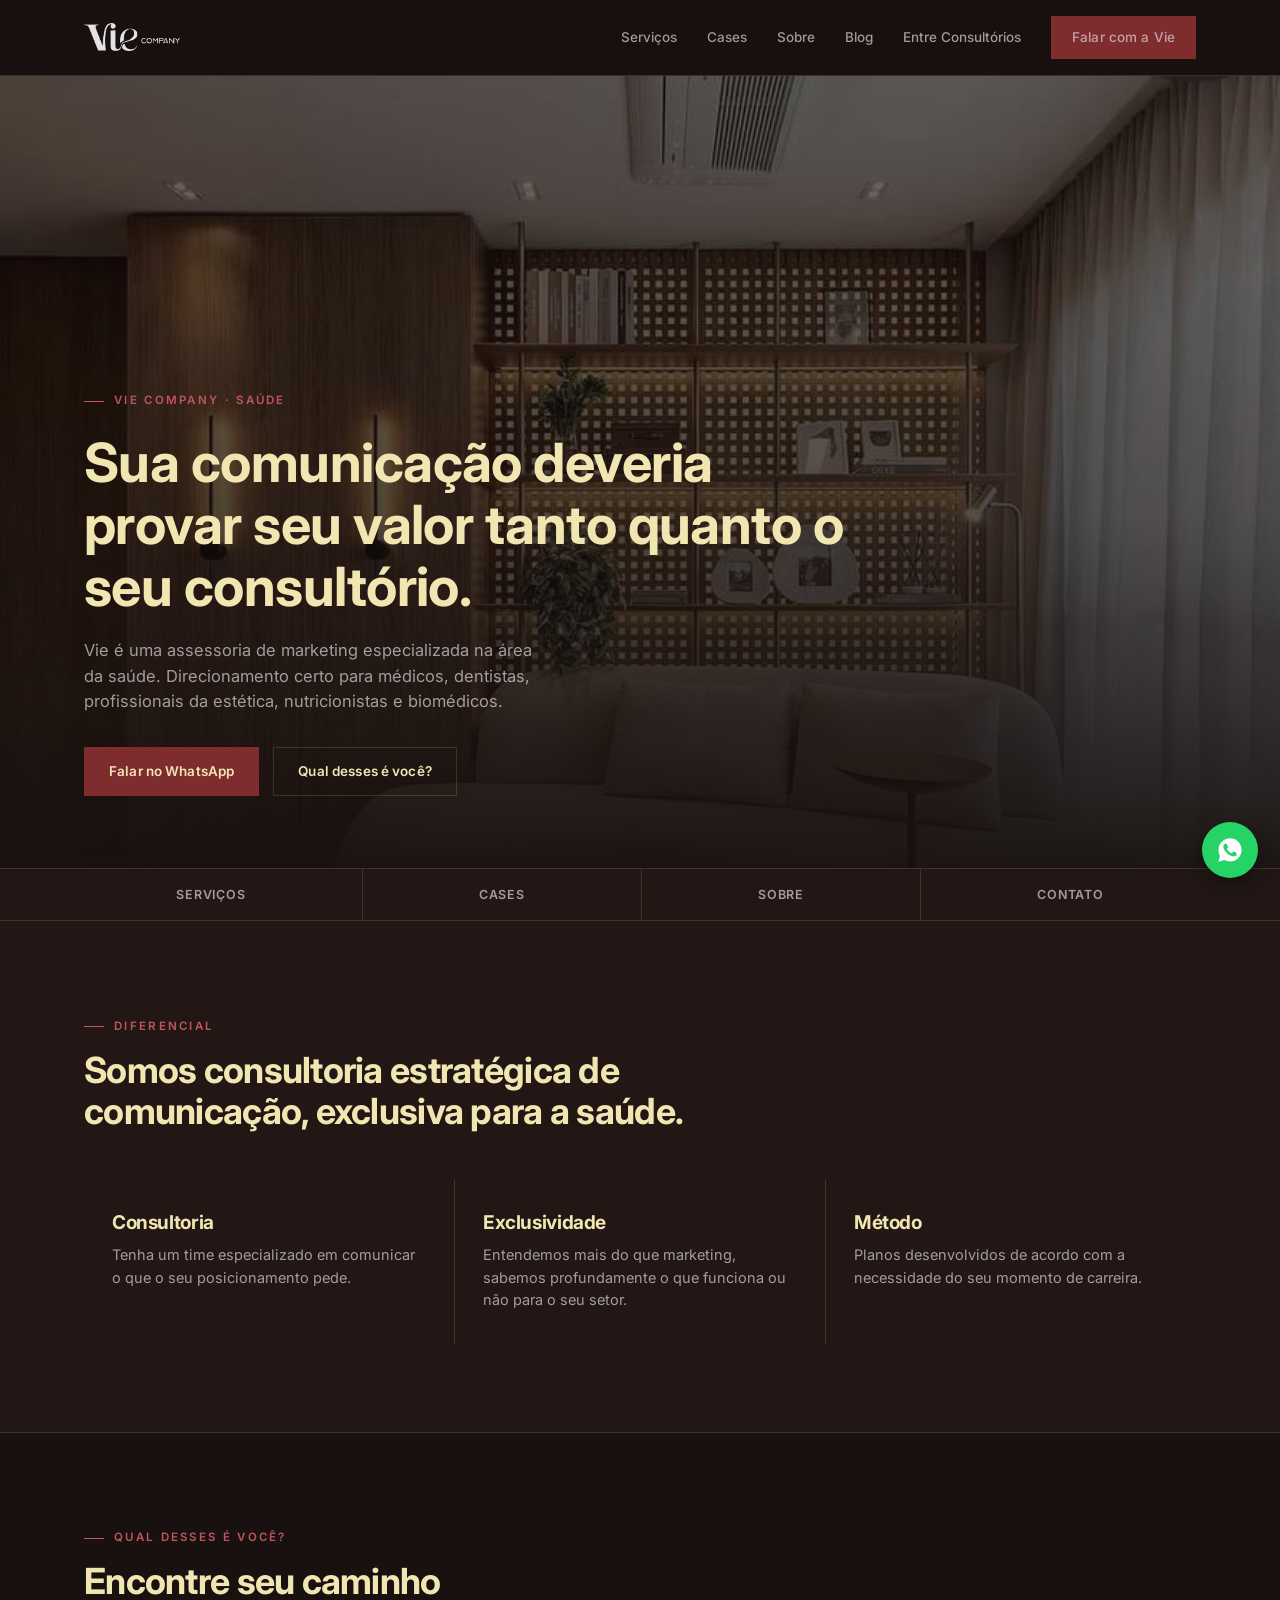
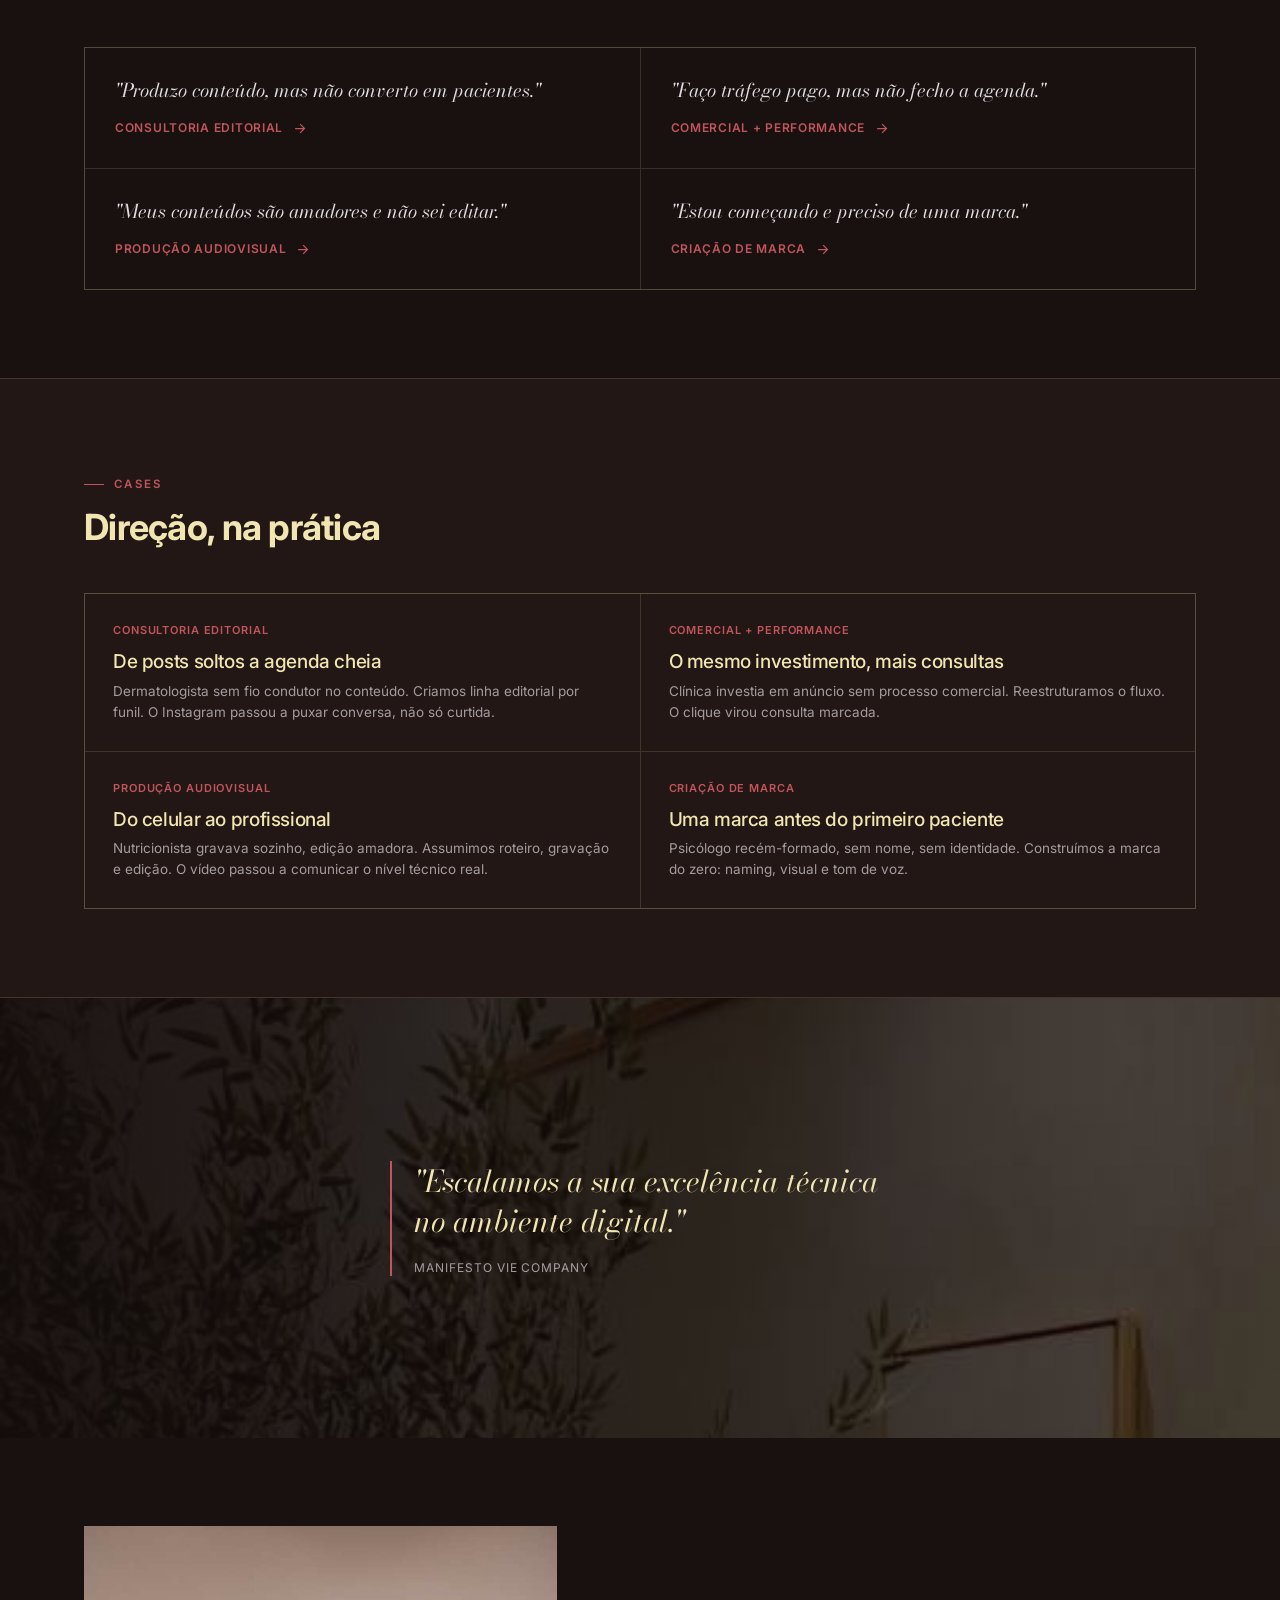
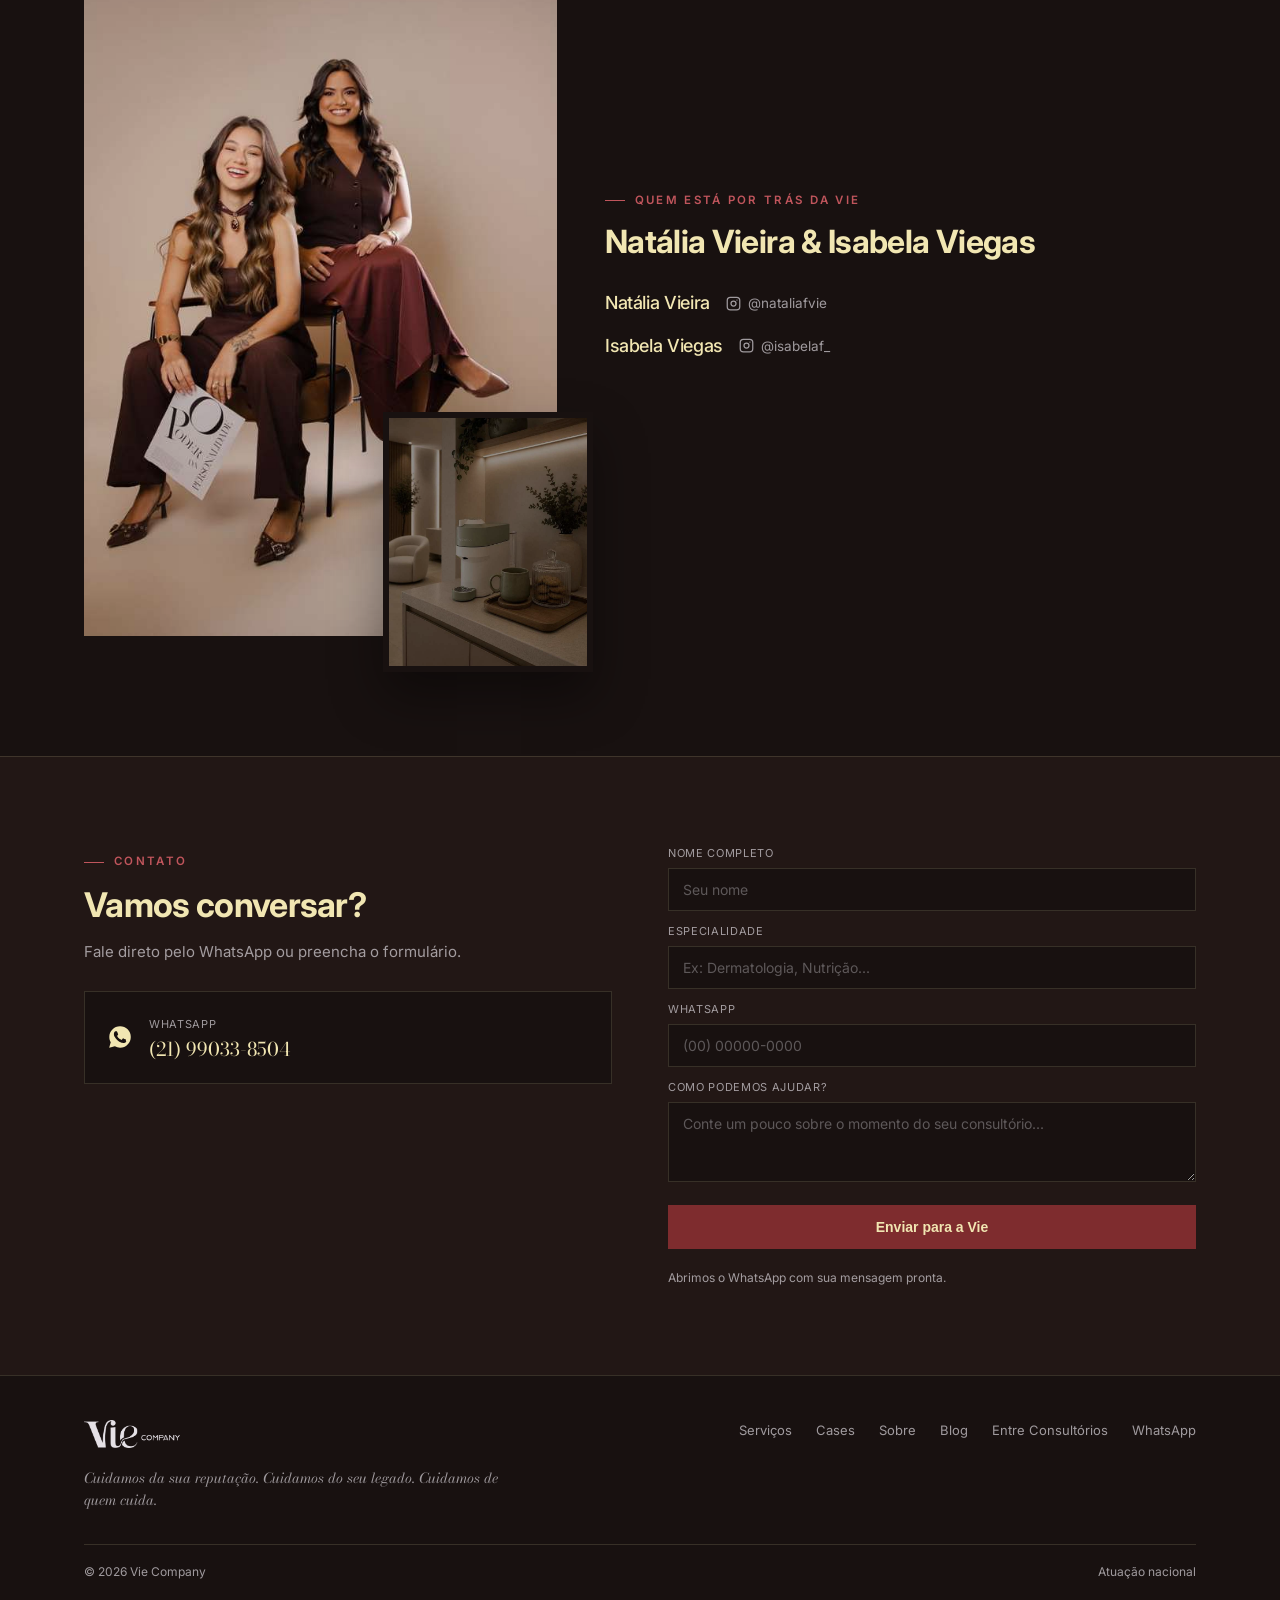
<file: index.html>
<!DOCTYPE html>
<html lang="pt-BR">
<head>
<!-- Google Tag Manager -->
<script>(function(w,d,s,l,i){w[l]=w[l]||[];w[l].push({'gtm.start':
new Date().getTime(),event:'gtm.js'});var f=d.getElementsByTagName(s)[0],
j=d.createElement(s),dl=l!='dataLayer'?'&l='+l:'';j.async=true;j.src=
'https://www.googletagmanager.com/gtm.js?id='+i+dl;f.parentNode.insertBefore(j,f);
})(window,document,'script','dataLayer','GTM-5B8X9KQ9');</script>
<!-- End Google Tag Manager -->
<meta charset="UTF-8">
<meta name="viewport" content="width=device-width, initial-scale=1.0">
<title>Vie Company | Comunicação Estratégica para Saúde</title>
<meta name="description" content="Assessoria de marketing exclusiva para médicos, dentistas e nutricionistas: consultoria editorial, produção audiovisual e criação de marca.">
<link rel="canonical" href="https://www.viecompany.com.br/">
<meta property="og:type" content="website">
<meta property="og:locale" content="pt_BR">
<meta property="og:site_name" content="Vie Company">
<meta property="og:title" content="Vie Company | Comunicação Estratégica para Saúde">
<meta property="og:description" content="Assessoria de marketing exclusiva para médicos, dentistas e nutricionistas: consultoria editorial, produção audiovisual e criação de marca.">
<meta property="og:url" content="https://www.viecompany.com.br/">
<meta property="og:image" content="https://www.viecompany.com.br/assets/ambiente-sofa.jpg">
<meta name="twitter:card" content="summary_large_image">
<meta name="twitter:title" content="Vie Company | Comunicação Estratégica para Saúde">
<meta name="twitter:description" content="Assessoria de marketing exclusiva para médicos, dentistas e nutricionistas: consultoria editorial, produção audiovisual e criação de marca.">
<meta name="twitter:image" content="https://www.viecompany.com.br/assets/ambiente-sofa.jpg">
<link rel="preconnect" href="https://fonts.googleapis.com">
<link rel="preconnect" href="https://fonts.gstatic.com" crossorigin>
<link href="https://fonts.googleapis.com/css2?family=Bodoni+Moda:ital,opsz,wght@0,6..96,400;0,6..96,500;0,6..96,600;0,6..96,700;1,6..96,500&family=Inter:wght@400;500;600;700&display=swap" rel="stylesheet">
<link rel="icon" href="/favicon.ico" sizes="any">
<link rel="icon" type="image/png" sizes="32x32" href="assets/favicon-32x32.png">
<link rel="icon" type="image/png" sizes="16x16" href="assets/favicon-16x16.png">
<link rel="apple-touch-icon" href="assets/apple-touch-icon.png">
<link rel="stylesheet" href="assets/css/style.css">
<script type="application/ld+json">
{
  "@context": "https://schema.org",
  "@type": "ProfessionalService",
  "name": "Vie Company",
  "url": "https://www.viecompany.com.br/",
  "logo": "https://www.viecompany.com.br/assets/logo-horizontal-branco.png",
  "image": "https://www.viecompany.com.br/assets/ambiente-sofa.jpg",
  "description": "Assessoria de marketing especializada na área da saúde: consultoria editorial, gestão comercial e performance, produção audiovisual e criação de marca para médicos, dentistas, profissionais da estética, nutricionistas e biomédicos.",
  "telephone": "+5521990338504",
  "areaServed": "BR",
  "address": {
    "@type": "PostalAddress",
    "addressCountry": "BR"
  }
}
</script>
</head>
<body>
<!-- Google Tag Manager (noscript) -->
<noscript><iframe src="https://www.googletagmanager.com/ns.html?id=GTM-5B8X9KQ9"
height="0" width="0" style="display:none;visibility:hidden"></iframe></noscript>
<!-- End Google Tag Manager (noscript) -->

<header>
  <nav class="nav">
    <a href="#top" class="logo"><img src="assets/logo-horizontal-branco.png" alt="Vie Company" style="height:28px;width:auto;display:block;"></a>
    <div class="nav-links" id="navLinks">
      <a href="#diagnose">Serviços</a>
      <a href="#cases">Cases</a>
      <a href="#sobre">Sobre</a>
      <a href="blog.html">Blog</a>
      <a href="entre-consultorios.html">Entre Consultórios</a>
      <a href="#contato" class="btn btn-primary nav-cta">Falar com a Vie</a>
    </div>
    <button class="menu-toggle" id="menuToggle" aria-label="Abrir menu">
      <span></span><span></span><span></span>
    </button>
  </nav>
</header>

<section class="hero" id="top">
  <div class="wrap">
    <div class="hero-eyebrow eyebrow">Vie Company · Saúde</div>
    <h1>Sua comunicação deveria provar seu valor tanto quanto o seu consultório.</h1>
    <p class="lede">Vie é uma assessoria de marketing especializada na área da saúde. Direcionamento certo para médicos, dentistas, profissionais da estética, nutricionistas e biomédicos.</p>
    <div class="hero-actions">
      <a href="https://wa.me/5521990338504" class="btn btn-primary" target="_blank" rel="noopener">Falar no WhatsApp</a>
      <a href="#diagnose" class="btn btn-ghost">Qual desses é você?</a>
    </div>
  </div>
</section>

<nav class="quicknav">
  <div class="wrap">
    <a href="#diagnose">Serviços</a>
    <a href="#cases">Cases</a>
    <a href="#sobre">Sobre</a>
    <a href="#contato">Contato</a>
  </div>
</nav>

<section class="differential" id="diferencial">
  <div class="wrap">
    <div class="diff-head">
      <span class="eyebrow">Diferencial</span>
      <h2>Somos consultoria estratégica de comunicação, exclusiva para a saúde.</h2>
    </div>
    <div class="pillars">
      <div class="pillar">
        <h3>Consultoria</h3>
        <p>Tenha um time especializado em comunicar o que o seu posicionamento pede.</p>
      </div>
      <div class="pillar">
        <h3>Exclusividade</h3>
        <p>Entendemos mais do que marketing, sabemos profundamente o que funciona ou não para o seu setor.</p>
      </div>
      <div class="pillar">
        <h3>Método</h3>
        <p>Planos desenvolvidos de acordo com a necessidade do seu momento de carreira.</p>
      </div>
    </div>
  </div>
</section>

<section class="diagnose" id="diagnose">
  <div class="wrap">
    <div class="section-head">
      <span class="eyebrow">Qual desses é você?</span>
      <h2>Encontre seu caminho</h2>
    </div>
    <div class="path-grid">
      <a href="consultoria-editorial.html" class="path-card">
        <p class="quote">"Produzo conteúdo, mas não converto em pacientes."</p>
        <span class="arrow-to">Consultoria Editorial
          <svg viewBox="0 0 24 24" fill="none" stroke="currentColor" stroke-width="2"><path d="M5 12h14M13 5l7 7-7 7"/></svg>
        </span>
      </a>
      <a href="gestao-comercial-performance.html" class="path-card">
        <p class="quote">"Faço tráfego pago, mas não fecho a agenda."</p>
        <span class="arrow-to">Comercial + Performance
          <svg viewBox="0 0 24 24" fill="none" stroke="currentColor" stroke-width="2"><path d="M5 12h14M13 5l7 7-7 7"/></svg>
        </span>
      </a>
      <a href="producao-audiovisual.html" class="path-card">
        <p class="quote">"Meus conteúdos são amadores e não sei editar."</p>
        <span class="arrow-to">Produção Audiovisual
          <svg viewBox="0 0 24 24" fill="none" stroke="currentColor" stroke-width="2"><path d="M5 12h14M13 5l7 7-7 7"/></svg>
        </span>
      </a>
      <a href="criacao-de-marca.html" class="path-card">
        <p class="quote">"Estou começando e preciso de uma marca."</p>
        <span class="arrow-to">Criação de Marca
          <svg viewBox="0 0 24 24" fill="none" stroke="currentColor" stroke-width="2"><path d="M5 12h14M13 5l7 7-7 7"/></svg>
        </span>
      </a>
    </div>
  </div>
</section>

<section class="cases" id="cases">
  <div class="wrap">
    <div class="section-head">
      <span class="eyebrow">Cases</span>
      <h2>Direção, na prática</h2>
    </div>
    <div class="case-grid">
      <div class="case-card">
        <span class="tag">Consultoria Editorial</span>
        <h4>De posts soltos a agenda cheia</h4>
        <p>Dermatologista sem fio condutor no conteúdo. Criamos linha editorial por funil. O Instagram passou a puxar conversa, não só curtida.</p>
      </div>
      <div class="case-card">
        <span class="tag">Comercial + Performance</span>
        <h4>O mesmo investimento, mais consultas</h4>
        <p>Clínica investia em anúncio sem processo comercial. Reestruturamos o fluxo. O clique virou consulta marcada.</p>
      </div>
      <div class="case-card">
        <span class="tag">Produção Audiovisual</span>
        <h4>Do celular ao profissional</h4>
        <p>Nutricionista gravava sozinho, edição amadora. Assumimos roteiro, gravação e edição. O vídeo passou a comunicar o nível técnico real.</p>
      </div>
      <div class="case-card">
        <span class="tag">Criação de Marca</span>
        <h4>Uma marca antes do primeiro paciente</h4>
        <p>Psicólogo recém-formado, sem nome, sem identidade. Construímos a marca do zero: naming, visual e tom de voz.</p>
      </div>
    </div>
  </div>
</section>

<section class="ambiente">
  <div class="wrap">
    <div class="ambiente-content">
      <blockquote>
        "Escalamos a sua excelência técnica no ambiente digital."
        <cite>Manifesto Vie Company</cite>
      </blockquote>
    </div>
  </div>
</section>

<section class="sobre" id="sobre">
  <div class="wrap">
    <div class="sobre-grid">
      <div class="sobre-photo">
        <img src="assets/natalia-isabela.jpg" alt="Natália Vieira e Isabela Viegas, sócias da Vie Company">
        <div class="sobre-accent">
          <img src="assets/ambiente-bancada.jpg" alt="Ambiente de acolhimento com identidade Vie">
        </div>
      </div>
      <div class="sobre-text">
        <span class="eyebrow">Quem está por trás da Vie</span>
        <h2>Natália Vieira &amp; Isabela Viegas</h2>
        <div class="founder">
          <h3>Natália Vieira</h3>
          <a href="https://www.instagram.com/nataliafvie" target="_blank" rel="noopener" class="founder-insta">
            <svg width="15" height="15" viewBox="0 0 24 24" fill="none" stroke="currentColor" stroke-width="2"><rect x="2" y="2" width="20" height="20" rx="5"/><circle cx="12" cy="12" r="4"/><circle cx="17.5" cy="6.5" r="1" fill="currentColor" stroke="none"/></svg>
            @nataliafvie
          </a>
        </div>
        <div class="founder">
          <h3>Isabela Viegas</h3>
          <a href="https://www.instagram.com/isabelaf_" target="_blank" rel="noopener" class="founder-insta">
            <svg width="15" height="15" viewBox="0 0 24 24" fill="none" stroke="currentColor" stroke-width="2"><rect x="2" y="2" width="20" height="20" rx="5"/><circle cx="12" cy="12" r="4"/><circle cx="17.5" cy="6.5" r="1" fill="currentColor" stroke="none"/></svg>
            @isabelaf_
          </a>
        </div>
      </div>
    </div>
  </div>
</section>

<section class="contato" id="contato">
  <div class="wrap">
    <div class="contato-grid">
      <div>
        <span class="eyebrow">Contato</span>
        <h2 style="margin-top:14px;">Vamos conversar?</h2>
        <p class="lede">Fale direto pelo WhatsApp ou preencha o formulário.</p>
        <a href="https://wa.me/5521990338504" target="_blank" rel="noopener" class="wa-box">
          <svg width="26" height="26" viewBox="0 0 24 24" fill="var(--cream)"><path d="M12.04 2C6.58 2 2.13 6.45 2.13 11.91c0 1.75.46 3.45 1.32 4.95L2 22l5.28-1.39c1.45.79 3.08 1.21 4.76 1.21h.01c5.46 0 9.91-4.45 9.91-9.91 0-2.65-1.03-5.14-2.9-7.01A9.816 9.816 0 0012.04 2zm5.83 14.05c-.24.68-1.4 1.32-1.94 1.4-.5.08-1.12.11-1.8-.11-.42-.13-.95-.31-1.65-.6-2.9-1.25-4.79-4.17-4.94-4.36-.14-.19-1.18-1.57-1.18-3 0-1.43.75-2.13 1.02-2.42.26-.29.57-.36.76-.36.19 0 .38 0 .55.01.18.01.41-.07.64.49.24.58.81 2 .88 2.15.07.15.11.32.02.51-.09.19-.14.31-.27.48-.14.17-.29.37-.41.5-.14.14-.28.3-.12.58.16.28.71 1.17 1.52 1.89 1.05.94 1.93 1.23 2.21 1.37.28.14.44.11.6-.07.16-.18.68-.79.87-1.06.18-.27.36-.22.6-.13.24.09 1.53.72 1.79.85.26.13.43.19.5.3.06.11.06.65-.18 1.32z"/></svg>
          <div><span class="label">WhatsApp</span><br><span class="num">(21) 99033-8504</span></div>
        </a>
      </div>
      <form id="contactForm">
        <div class="field"><label for="nome">Nome completo</label><input type="text" id="nome" placeholder="Seu nome" required></div>
        <div class="field"><label for="especialidade">Especialidade</label><input type="text" id="especialidade" placeholder="Ex: Dermatologia, Nutrição..."></div>
        <div class="field"><label for="whatsapp">WhatsApp</label><input type="tel" id="whatsapp" placeholder="(00) 00000-0000" required></div>
        <div class="field"><label for="mensagem">Como podemos ajudar?</label><textarea id="mensagem" placeholder="Conte um pouco sobre o momento do seu consultório..."></textarea></div>
        <button type="submit" class="submit-btn">Enviar para a Vie</button>
        <p class="form-note">Abrimos o WhatsApp com sua mensagem pronta.</p>
      </form>
    </div>
  </div>
</section>

<footer>
  <div class="wrap">
    <div class="footer-grid">
      <div>
        <a href="#top" class="logo"><img src="assets/logo-horizontal-branco.png" alt="Vie Company" style="height:28px;width:auto;display:block;"></a>
        <p class="footer-manifesto">Cuidamos da sua reputação. Cuidamos do seu legado. Cuidamos de quem cuida.</p>
      </div>
      <div class="footer-links">
        <a href="#diagnose">Serviços</a>
        <a href="#cases">Cases</a>
        <a href="#sobre">Sobre</a>
        <a href="blog.html">Blog</a>
      <a href="entre-consultorios.html">Entre Consultórios</a>
        <a href="https://wa.me/5521990338504" target="_blank" rel="noopener">WhatsApp</a>
      </div>
    </div>
    <div class="footer-bottom">
      <span>© 2026 Vie Company</span>
      <span>Atuação nacional</span>
    </div>
  </div>
</footer>

<a href="https://wa.me/5521990338504" target="_blank" rel="noopener" class="wa-float" aria-label="Falar no WhatsApp">
  <svg width="28" height="28" viewBox="0 0 24 24" fill="#fff"><path d="M12.04 2C6.58 2 2.13 6.45 2.13 11.91c0 1.75.46 3.45 1.32 4.95L2 22l5.28-1.39c1.45.79 3.08 1.21 4.76 1.21h.01c5.46 0 9.91-4.45 9.91-9.91 0-2.65-1.03-5.14-2.9-7.01A9.816 9.816 0 0012.04 2zm5.83 14.05c-.24.68-1.4 1.32-1.94 1.4-.5.08-1.12.11-1.8-.11-.42-.13-.95-.31-1.65-.6-2.9-1.25-4.79-4.17-4.94-4.36-.14-.19-1.18-1.57-1.18-3 0-1.43.75-2.13 1.02-2.42.26-.29.57-.36.76-.36.19 0 .38 0 .55.01.18.01.41-.07.64.49.24.58.81 2 .88 2.15.07.15.11.32.02.51-.09.19-.14.31-.27.48-.14.17-.29.37-.41.5-.14.14-.28.3-.12.58.16.28.71 1.17 1.52 1.89 1.05.94 1.93 1.23 2.21 1.37.28.14.44.11.6-.07.16-.18.68-.79.87-1.06.18-.27.36-.22.6-.13.24.09 1.53.72 1.79.85.26.13.43.19.5.3.06.11.06.65-.18 1.32z"/></svg>
</a>

<script src="assets/js/main.js"></script>

</body>
</html>
</file>
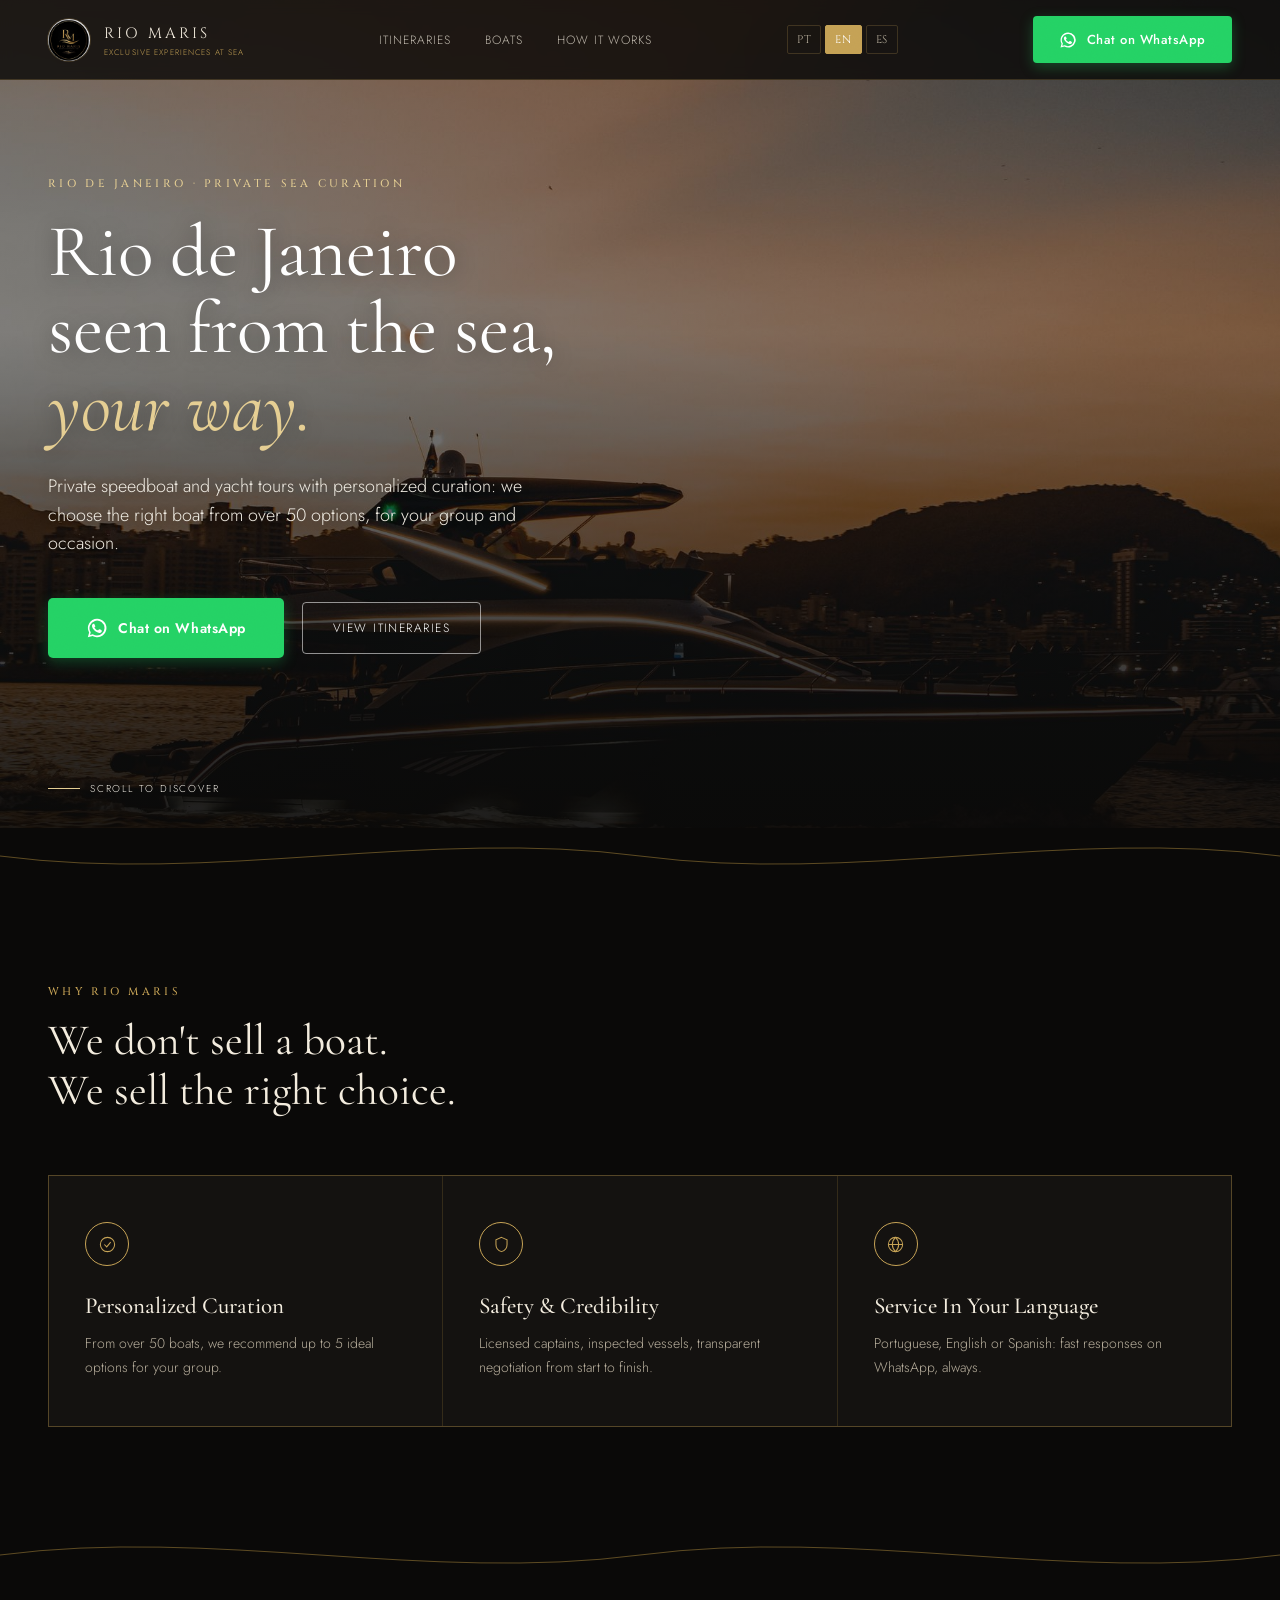
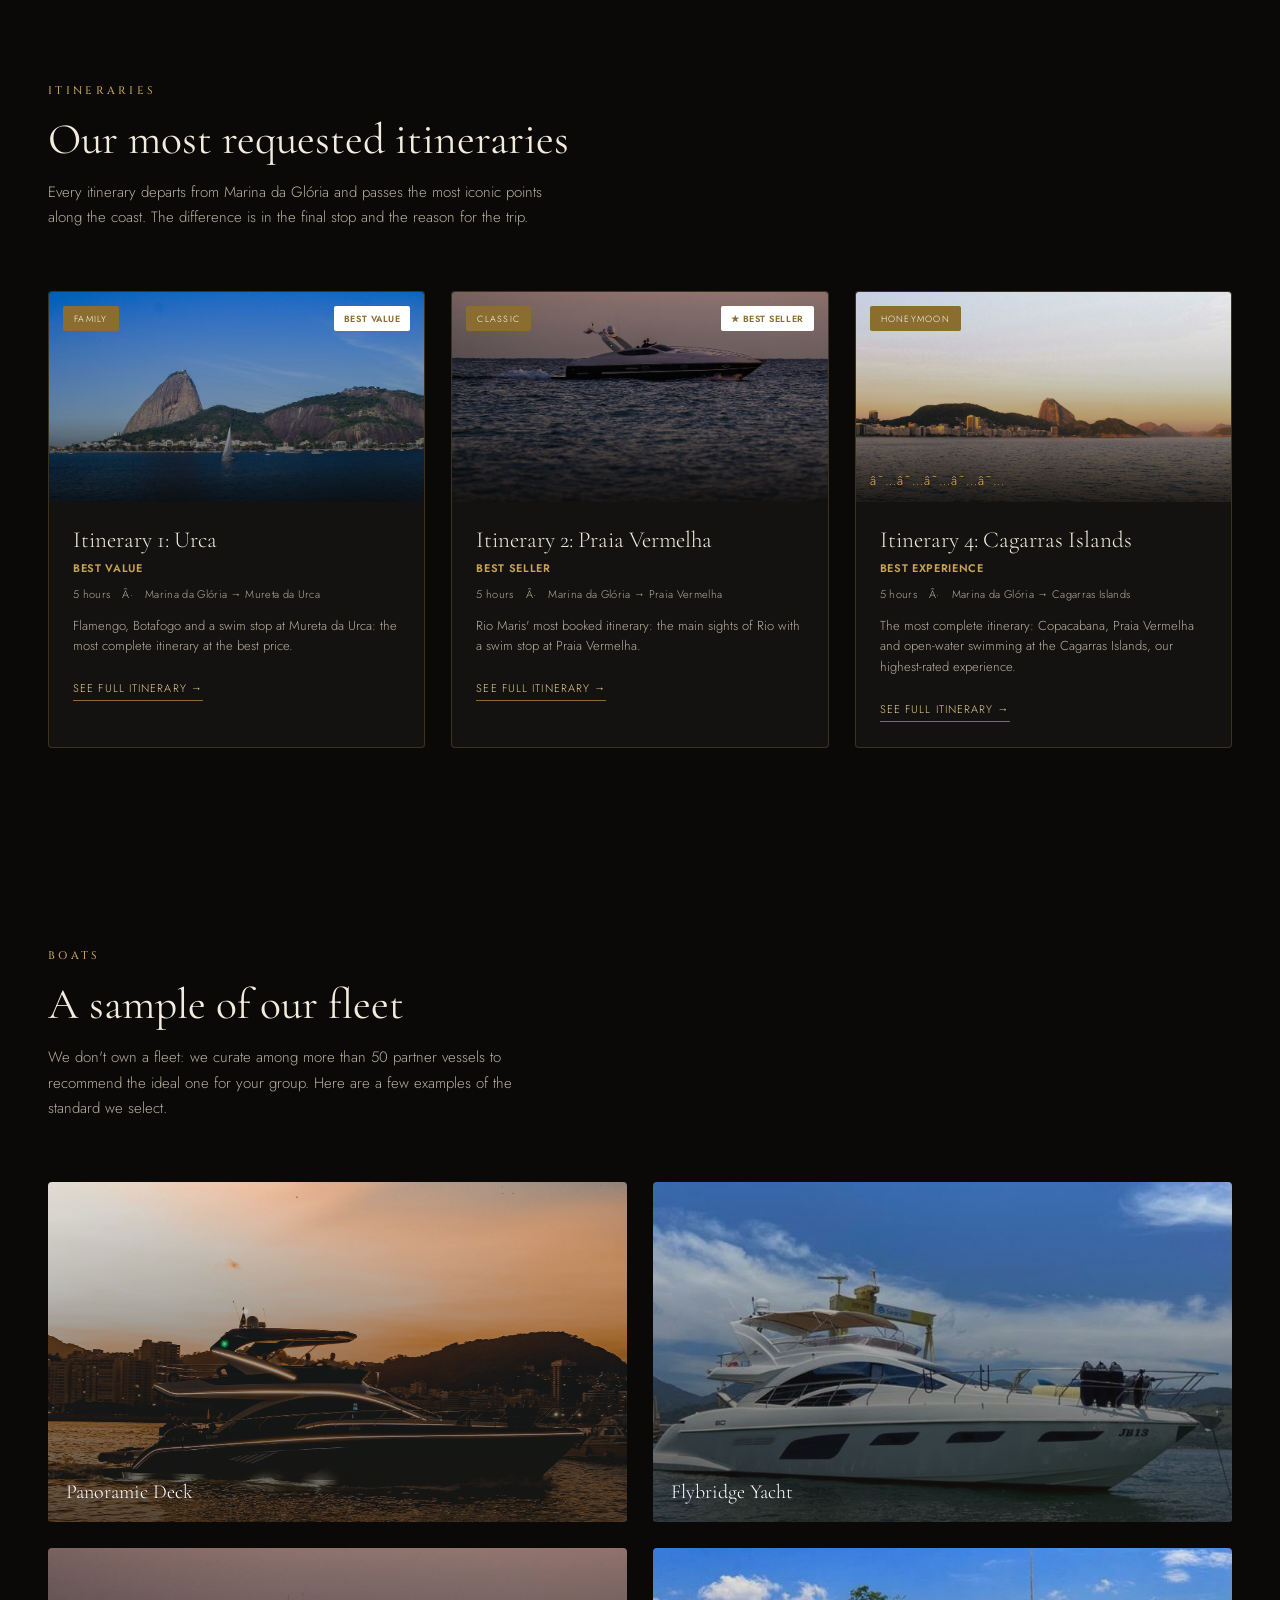
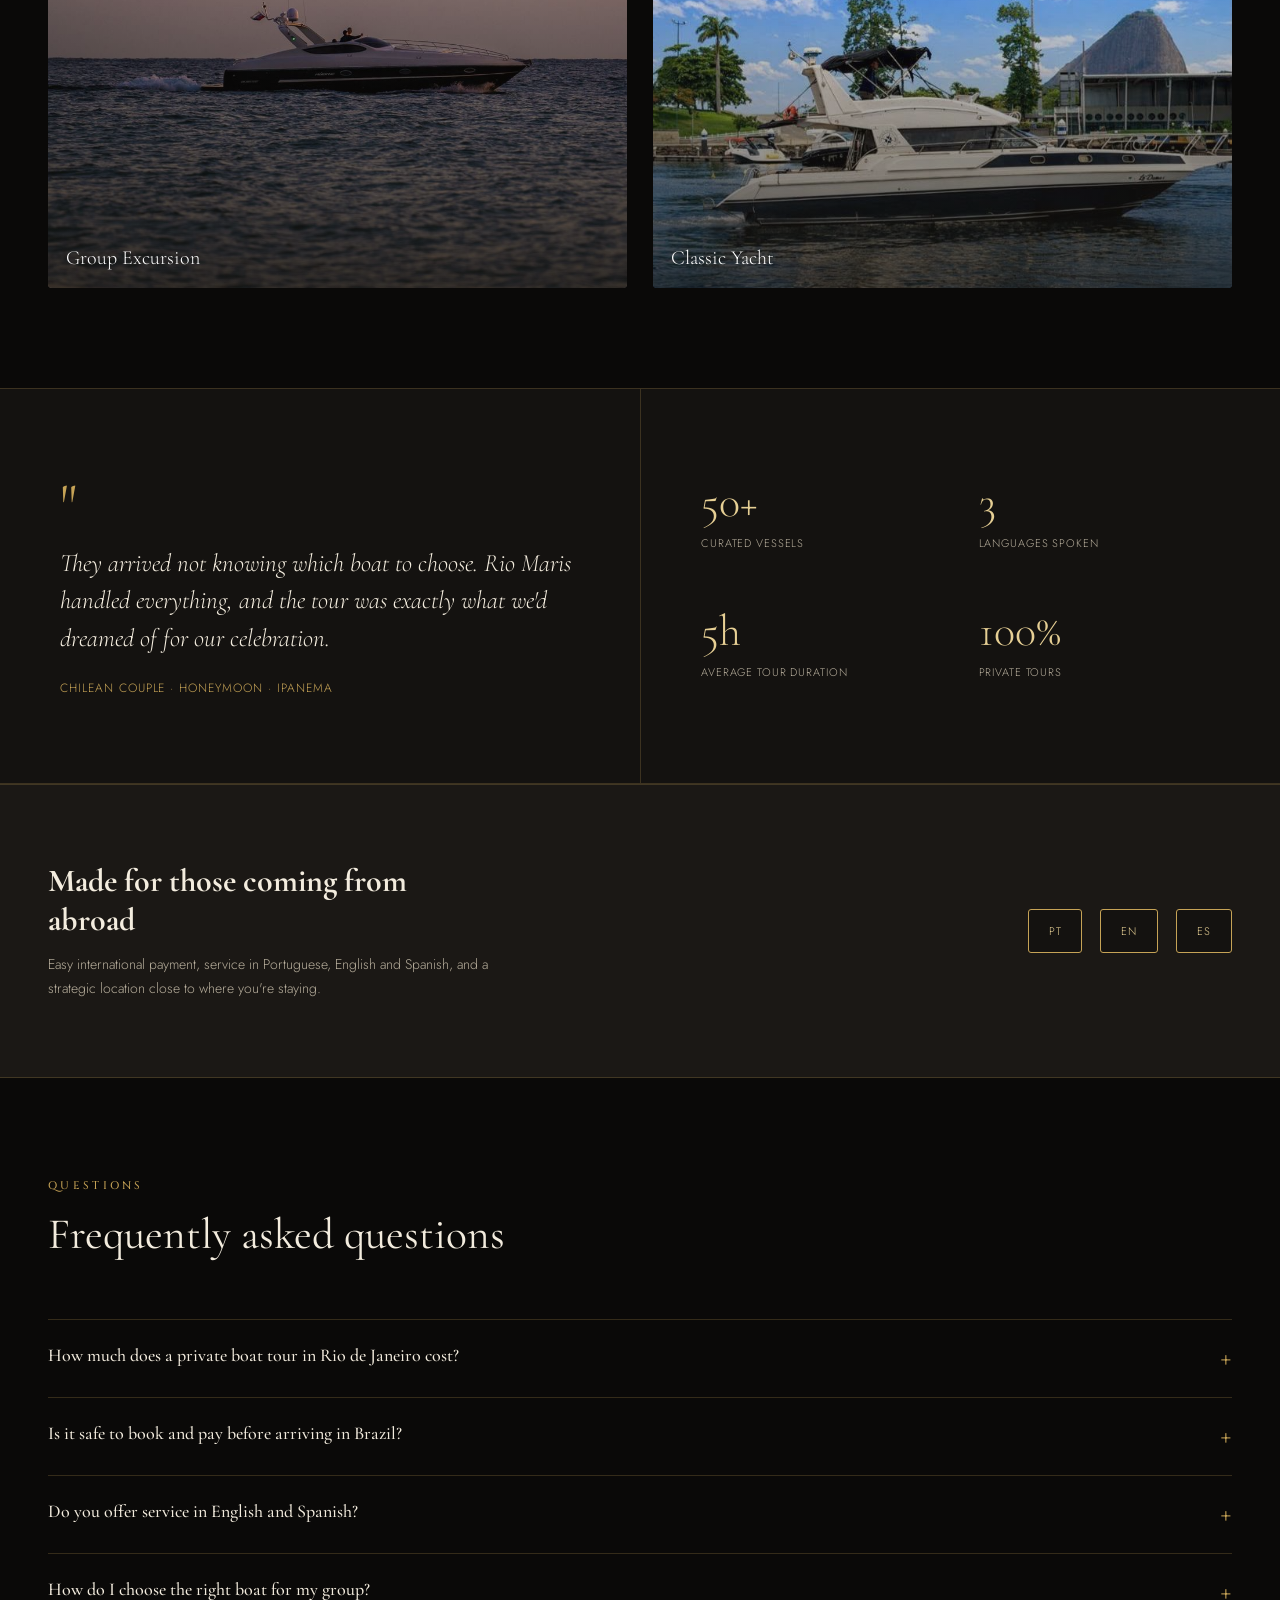
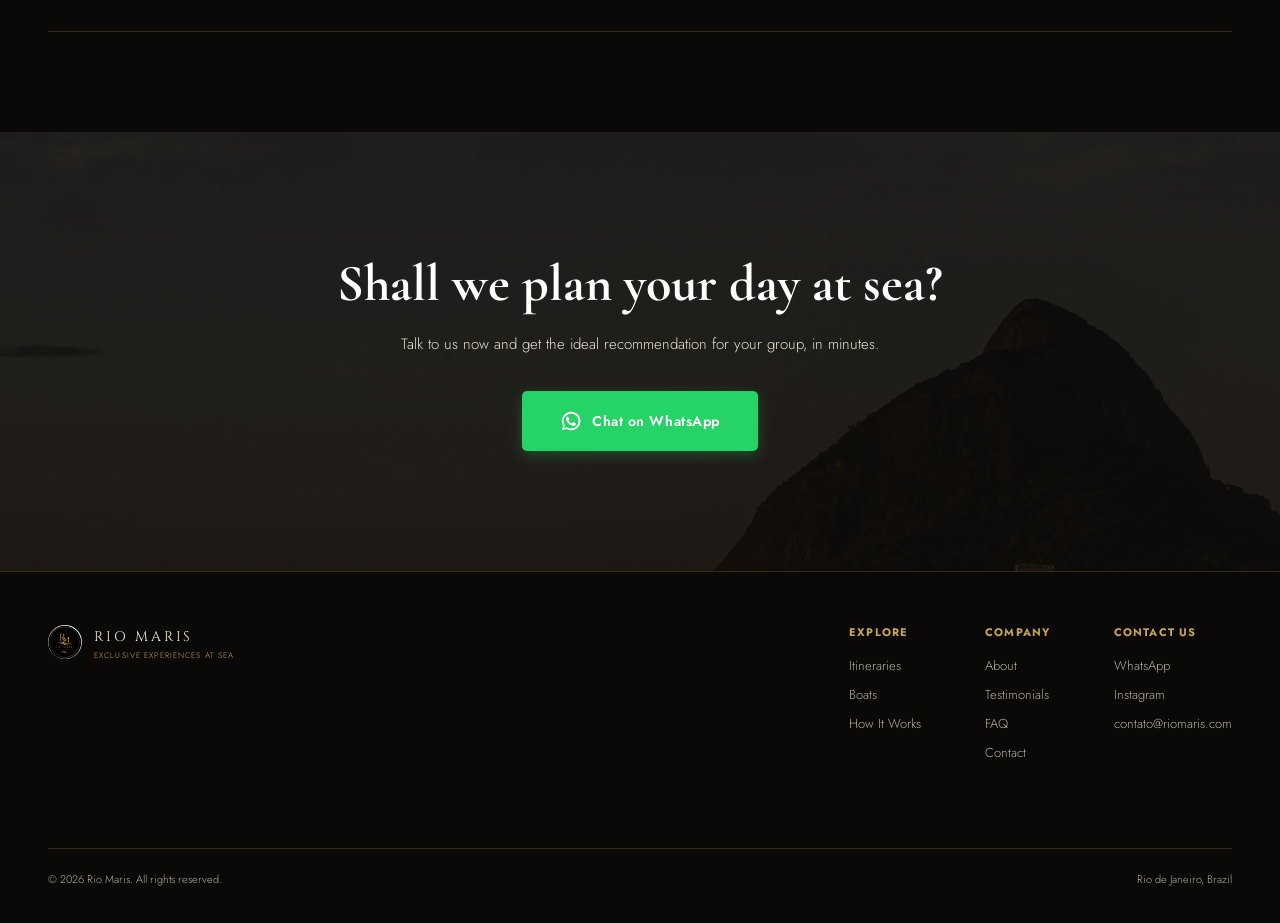
<file: rio-maris/index.html>
<!DOCTYPE html>
<html lang="pt-BR">
<head>
<!-- Meta Pixel Code -->
<script>
!function(f,b,e,v,n,t,s)
{if(f.fbq)return;n=f.fbq=function(){n.callMethod?
n.callMethod.apply(n,arguments):n.queue.push(arguments)};
if(!f._fbq)f._fbq=n;n.push=n;n.loaded=!0;n.version='2.0';
n.queue=[];t=b.createElement(e);t.async=!0;
t.src=v;s=b.getElementsByTagName(e)[0];
s.parentNode.insertBefore(t,s)}(window, document,'script',
'https://connect.facebook.net/en_US/fbevents.js');
fbq('init', '1013179218440256');
fbq('track', 'PageView');
</script>
<noscript><img height="1" width="1" style="display:none"
src="https://www.facebook.com/tr?id=1013179218440256&ev=PageView&noscript=1"
/></noscript>
<!-- End Meta Pixel Code -->
<!-- Meta Pixel Code -->
<script>
!function(f,b,e,v,n,t,s)
{if(f.fbq)return;n=f.fbq=function(){n.callMethod?
n.callMethod.apply(n,arguments):n.queue.push(arguments)};
if(!f._fbq)f._fbq=n;n.push=n;n.loaded=!0;n.version='2.0';
n.queue=[];t=b.createElement(e);t.async=!0;
t.src=v;s=b.getElementsByTagName(e)[0];
s.parentNode.insertBefore(t,s)}(window, document,'script',
'https://connect.facebook.net/en_US/fbevents.js');
fbq('init', '1737717140843252');
fbq('track', 'PageView');
</script>
<noscript><img height="1" width="1" style="display:none"
src="https://www.facebook.com/tr?id=1737717140843252&ev=PageView&noscript=1"
/></noscript>
<!-- End Meta Pixel Code -->
<meta charset="UTF-8">
<meta name="viewport" content="width=device-width, initial-scale=1.0">
<title>Rio Maris · Exclusive Experiences at Sea</title>
<meta name="description" content="Passeios privativos de lancha e iate no Rio de Janeiro com curadoria personalizada entre mais de 50 embarcações. Atendimento em português, inglês e espanhol. Fale agora no WhatsApp.">
<link rel="preconnect" href="https://fonts.googleapis.com">
<link href="https://fonts.googleapis.com/css2?family=Cinzel:wght@400;500;600&family=Cormorant+Garamond:ital,wght@0,300;0,400;0,500;0,600;1,400&family=Jost:wght@300;400;500;600&display=swap" rel="stylesheet">
<link rel="stylesheet" href="assets/css/style.css">
</head>
<body>
<div class="grain"></div>

<header>
  <div class="brand">
    <img src="assets/logo-rio-maris.jpg" alt="Rio Maris">
    <div>
      <span class="brand-word">RIO MARIS</span>
      <span class="brand-sub">Exclusive Experiences at Sea</span>
    </div>
  </div>
  <nav>
    <a href="#roteiros" data-i18n="nav_roteiros">Roteiros</a>
    <a href="#barcos" data-i18n="nav_barcos">Barcos</a>
    <a href="#funciona" data-i18n="nav_como_funciona">Como Funciona</a>
  </nav>
  <div class="lang-switch">
    <span class="active" data-lang="pt">PT</span><span data-lang="en">EN</span><span data-lang="es">ES</span>
  </div>
  <a class="btn-whatsapp" href="https://wa.me/5521993287552" target="_blank" rel="noopener">
    <svg viewBox="0 0 24 24" fill="#fff"><path d="M12 2a10 10 0 00-8.6 15L2 22l5.2-1.4A10 10 0 1012 2zm0 18.2a8.2 8.2 0 01-4.2-1.1l-.3-.2-3.1.8.8-3-.2-.3A8.2 8.2 0 1120.2 12 8.2 8.2 0 0112 20.2zm4.5-6.1c-.2-.1-1.5-.7-1.7-.8s-.4-.1-.6.1-.7.8-.9 1-.3.2-.6.1a6.7 6.7 0 01-2-1.2 7.4 7.4 0 01-1.4-1.7c-.1-.2 0-.4.1-.5s.2-.3.4-.4.2-.2.3-.4a.5.5 0 000-.5c-.1-.1-.6-1.5-.9-2s-.5-.4-.6-.4h-.5a1 1 0 00-.7.3 3 3 0 00-.9 2.2 5.2 5.2 0 001.1 2.8 12 12 0 004.6 4c.6.3 1.1.4 1.5.6a3.6 3.6 0 001.6.1 2.7 2.7 0 001.8-1.3 2.2 2.2 0 00.1-1.3c-.1-.1-.2-.2-.4-.3z"/></svg>
    <span data-i18n="whatsapp_cta">Falar no WhatsApp</span>
  </a>
  <button class="nav-toggle" aria-expanded="false" aria-label="Abrir menu"><span></span></button>
</header>

<!-- HERO -->
<section class="hero">
  <div class="hero-inner">
    <span class="eyebrow" data-i18n="hero_eyebrow">Rio de Janeiro · Curadoria Privativa no Mar</span>
    <h1 class="display" data-i18n="hero_h1" data-i18n-html="1">O Rio de Janeiro<br>visto do mar,<br><em>do seu jeito.</em></h1>
    <p class="sub" data-i18n="hero_sub">Passeios privativos de lancha e iate com curadoria personalizada: escolhemos a embarcação certa entre mais de 50 opções, para o seu grupo e a sua ocasião.</p>
    <div class="cta-row">
      <a class="btn-whatsapp large" href="https://wa.me/5521993287552" target="_blank" rel="noopener">
        <svg viewBox="0 0 24 24" fill="#fff"><path d="M12 2a10 10 0 00-8.6 15L2 22l5.2-1.4A10 10 0 1012 2zm0 18.2a8.2 8.2 0 01-4.2-1.1l-.3-.2-3.1.8.8-3-.2-.3A8.2 8.2 0 1120.2 12 8.2 8.2 0 0112 20.2zm4.5-6.1c-.2-.1-1.5-.7-1.7-.8s-.4-.1-.6.1-.7.8-.9 1-.3.2-.6.1a6.7 6.7 0 01-2-1.2 7.4 7.4 0 01-1.4-1.7c-.1-.2 0-.4.1-.5s.2-.3.4-.4.2-.2.3-.4a.5.5 0 000-.5c-.1-.1-.6-1.5-.9-2s-.5-.4-.6-.4h-.5a1 1 0 00-.7.3 3 3 0 00-.9 2.2 5.2 5.2 0 001.1 2.8 12 12 0 004.6 4c.6.3 1.1.4 1.5.6a3.6 3.6 0 001.6.1 2.7 2.7 0 001.8-1.3 2.2 2.2 0 00.1-1.3c-.1-.1-.2-.2-.4-.3z"/></svg>
        <span data-i18n="whatsapp_cta">Falar no WhatsApp</span>
      </a>
      <a class="btn-ghost" href="#roteiros" data-i18n="hero_ver_roteiros">Ver Roteiros</a>
    </div>
  </div>
  <div class="scroll-cue"><span class="line"></span> <span data-i18n="scroll_cue">Role para descobrir</span></div>
</section>

<div class="wave-divider">
  <svg viewBox="0 0 1440 56" preserveAspectRatio="none" xmlns="http://www.w3.org/2000/svg">
    <path d="M0,28 C240,56 480,0 720,28 C960,56 1200,0 1440,28" stroke="#AE8B3E" stroke-width="1" fill="none" opacity="0.55"/>
  </svg>
</div>

<!-- PILARES -->
<section id="funciona">
  <div class="section-head">
    <span class="eyebrow" data-i18n="pillars_eyebrow">Por que Rio Maris</span>
    <h2 class="display" data-i18n="pillars_h2" data-i18n-html="1">Não vendemos barco. <br>Vendemos a escolha certa.</h2>
  </div>
  <div class="pillars">
    <div class="pillar">
      <div class="pillar-mark"><svg viewBox="0 0 24 24" fill="none" stroke-width="1.3"><circle cx="12" cy="12" r="9"/><path d="M8 12l3 3 5-6"/></svg></div>
      <h3 class="display" data-i18n="pillar1_h3">Curadoria Personalizada</h3>
      <p data-i18n="pillar1_p">Entre mais de 50 embarcações, indicamos até 5 opções ideais pro seu grupo.</p>
    </div>
    <div class="pillar">
      <div class="pillar-mark"><svg viewBox="0 0 24 24" fill="none" stroke-width="1.3"><path d="M12 3l7 3v6c0 5-3.5 8-7 9-3.5-1-7-4-7-9V6z"/></svg></div>
      <h3 class="display" data-i18n="pillar2_h3">Segurança e Credibilidade</h3>
      <p data-i18n="pillar2_p">Marinheiros habilitados, embarcações vistoriadas, negociação transparente do início ao fim.</p>
    </div>
    <div class="pillar">
      <div class="pillar-mark"><svg viewBox="0 0 24 24" fill="none" stroke-width="1.3"><path d="M12 21c4.97 0 9-4.03 9-9s-4.03-9-9-9-9 4.03-9 9 4.03 9 9 9z"/><path d="M3 12h18M12 3c2.5 2.4 4 5.6 4 9s-1.5 6.6-4 9c-2.5-2.4-4-5.6-4-9s1.5-6.6 4-9z"/></svg></div>
      <h3 class="display" data-i18n="pillar3_h3">Atendimento no Seu Idioma</h3>
      <p data-i18n="pillar3_p">Português, inglês ou espanhol: resposta rápida no WhatsApp, sempre.</p>
    </div>
  </div>
</section>

<div class="wave-divider">
  <svg viewBox="0 0 1440 56" preserveAspectRatio="none" xmlns="http://www.w3.org/2000/svg">
    <path d="M0,28 C240,0 480,56 720,28 C960,0 1200,56 1440,28" stroke="#AE8B3E" stroke-width="1" fill="none" opacity="0.55"/>
  </svg>
</div>

<!-- ROTEIROS -->
<section id="roteiros">
  <div class="section-head">
    <span class="eyebrow" data-i18n="roteiros_eyebrow">Roteiros</span>
    <h2 class="display" data-i18n="roteiros_h2">Nossos roteiros mais procurados</h2>
    <p data-i18n="roteiros_p">Cada roteiro sai da Marina da Glória e passa pelos pontos mais icônicos da orla. A diferença está no destino final e no motivo da viagem.</p>
  </div>
  <div class="card-row">
    <div class="route-card">
      <div class="route-media" style="background-image:url('assets/pao-de-acucar-veleiro.jpg');">
        <span class="tag" data-i18n="route1_tag">Família</span>
        <span class="badge" data-i18n="route1_badge">Melhor Custo-Benefício</span>
      </div>
      <div class="route-body">
        <div class="route-name display" data-i18n="route1_name">Roteiro 1: Urca</div>
        <div class="route-subtitle" data-i18n="route1_badge">Melhor Custo-Benefício</div>
        <div class="route-meta"><span data-i18n="duration_5h">5 horas</span>·<span data-i18n="route1_meta">Marina da Glória → Mureta da Urca</span></div>
        <p class="desc" data-i18n="route1_desc">Flamengo, Botafogo e parada pra mergulho na Mureta da Urca: o roteiro mais completo pelo melhor preço.</p>
        <a class="route-link" href="#"><span data-i18n="route_link">Ver roteiro completo →</span></a>
      </div>
    </div>
    <div class="route-card">
      <div class="route-media" style="background-image:url('assets/veleiro-entardecer.jpg');">
        <span class="tag" data-i18n="route2_tag">Clássico</span>
        <span class="badge" data-i18n="route2_badge">★ Best Seller</span>
      </div>
      <div class="route-body">
        <div class="route-name display" data-i18n="route2_name">Roteiro 2: Praia Vermelha</div>
        <div class="route-subtitle" data-i18n="route2_subtitle">Mais Vendido</div>
        <div class="route-meta"><span data-i18n="duration_5h">5 horas</span>·<span data-i18n="route2_meta">Marina da Glória → Praia Vermelha</span></div>
        <p class="desc" data-i18n="route2_desc">O roteiro mais reservado da Rio Maris: os principais pontos do Rio com parada pra mergulho na Praia Vermelha.</p>
        <a class="route-link" href="#"><span data-i18n="route_link">Ver roteiro completo →</span></a>
      </div>
    </div>
    <div class="route-card">
      <div class="route-media" style="background-image:url('assets/lagoa-entardecer.jpg');">
        <span class="tag" data-i18n="route3_tag">Lua de Mel</span>
        <span class="stars">★★★★★</span>
      </div>
      <div class="route-body">
        <div class="route-name display" data-i18n="route3_name">Roteiro 4: Ilhas Cagarras</div>
        <div class="route-subtitle" data-i18n="route3_subtitle">Melhor Experiência</div>
        <div class="route-meta"><span data-i18n="duration_5h">5 horas</span>·<span data-i18n="route3_meta">Marina da Glória → Ilhas Cagarras</span></div>
        <p class="desc" data-i18n="route3_desc">O roteiro mais completo: Copacabana, Praia Vermelha e mergulho em mar aberto nas Ilhas Cagarras, nossa experiência mais bem avaliada.</p>
        <a class="route-link" href="#"><span data-i18n="route_link">Ver roteiro completo →</span></a>
      </div>
    </div>
  </div>
</section>

<!-- BARCOS -->
<section id="barcos">
  <div class="section-head">
    <span class="eyebrow" data-i18n="barcos_eyebrow">Barcos</span>
    <h2 class="display" data-i18n="barcos_h2">Uma amostra da nossa frota</h2>
    <p data-i18n="barcos_p">Não somos donos de uma frota: curamos entre mais de 50 embarcações parceiras para indicar a ideal pro seu grupo. Aqui estão alguns exemplos do padrão que selecionamos.</p>
  </div>
  <div class="boat-row">
    <div class="boat-card" style="background-image:url('assets/iate-por-do-sol.jpg');">
      <span class="boat-label display" data-i18n="boat1_label">Deck Panorâmico</span>
    </div>
    <div class="boat-card" style="background-image:url('assets/iate-flybridge.jpg');">
      <span class="boat-label display" data-i18n="boat2_label">Iate Flybridge</span>
    </div>
    <div class="boat-card" style="background-image:url('assets/veleiro-entardecer.jpg');">
      <span class="boat-label display" data-i18n="boat3_label">Passeio em Grupo</span>
    </div>
    <div class="boat-card" style="background-image:url('assets/iate-classico.jpg');">
      <span class="boat-label display" data-i18n="boat4_label">Iate Clássico</span>
    </div>
  </div>
</section>

<!-- PROVA SOCIAL -->
<div class="proof">
  <div class="proof-quote">
    <div class="quote-mark">"</div>
    <p class="quote display" data-i18n="proof_quote">Vieram sem saber qual barco escolher. A Rio Maris resolveu tudo, e o passeio foi exatamente o que a gente sonhava pra celebrar.</p>
    <div class="who" data-i18n="proof_who">Casal chileno · Lua de mel · Ipanema</div>
  </div>
  <div class="proof-stats">
    <div class="stat"><div class="num display">50+</div><div class="label" data-i18n="stat1_label">Embarcações curadas</div></div>
    <div class="stat"><div class="num display">3</div><div class="label" data-i18n="stat2_label">Idiomas de atendimento</div></div>
    <div class="stat"><div class="num display">5h</div><div class="label" data-i18n="stat3_label">Duração média do passeio</div></div>
    <div class="stat"><div class="num display">100%</div><div class="label" data-i18n="stat4_label">Passeios privativos</div></div>
  </div>
</div>

<!-- INTERNACIONAL -->
<div class="intl">
  <div class="intl-text">
    <h2 data-i18n="intl_h2">Feito para quem vem de fora</h2>
    <p data-i18n="intl_p">Pagamento internacional facilitado, atendimento em português, inglês e espanhol, e localização estratégica perto de onde você está hospedado.</p>
  </div>
  <div class="intl-langs">
    <div class="lang-pill">PT</div>
    <div class="lang-pill">EN</div>
    <div class="lang-pill">ES</div>
  </div>
</div>

<!-- FAQ -->
<section id="faq">
  <div class="section-head">
    <span class="eyebrow" data-i18n="faq_eyebrow">Dúvidas</span>
    <h2 class="display" data-i18n="faq_h2">Perguntas frequentes</h2>
  </div>
  <div class="faq-list">
    <div class="faq-item">
      <div>
        <h4 data-i18n="faq1_q">Quanto custa um passeio de barco privativo no Rio de Janeiro?</h4>
        <p class="faq-answer" data-i18n="faq1_a">O valor varia conforme a embarcação, a duração e o roteiro escolhido. Como fazemos curadoria personalizada entre mais de 50 opções, o jeito mais rápido de receber um orçamento certo pro seu grupo é falar com a gente no WhatsApp.</p>
      </div>
      <span class="faq-plus">+</span>
    </div>
    <div class="faq-item">
      <div>
        <h4 data-i18n="faq2_q">É seguro reservar e pagar antes de chegar ao Brasil?</h4>
        <p class="faq-answer" data-i18n="faq2_a">Sim. Trabalhamos só com marinheiros habilitados e embarcações vistoriadas, com negociação transparente do início ao fim e pagamento internacional facilitado para quem vem de fora.</p>
      </div>
      <span class="faq-plus">+</span>
    </div>
    <div class="faq-item">
      <div>
        <h4 data-i18n="faq3_q">Vocês atendem em inglês e espanhol?</h4>
        <p class="faq-answer" data-i18n="faq3_a">Sim, atendemos em português, inglês e espanhol, com resposta rápida pelo WhatsApp em qualquer um dos três idiomas.</p>
      </div>
      <span class="faq-plus">+</span>
    </div>
    <div class="faq-item">
      <div>
        <h4 data-i18n="faq4_q">Como escolher a embarcação certa pro meu grupo?</h4>
        <p class="faq-answer" data-i18n="faq4_a">Você não precisa escolher sozinho: conta pra gente o tamanho do grupo e a ocasião, e indicamos até 5 opções ideais entre as mais de 50 embarcações parceiras.</p>
      </div>
      <span class="faq-plus">+</span>
    </div>
  </div>
</section>

<!-- FINAL CTA -->
<div class="final-cta">
  <h2 class="display" data-i18n="final_h2">Vamos planejar o seu dia no mar?</h2>
  <p data-i18n="final_p">Fale agora com a gente e receba a recomendação ideal pro seu grupo, em minutos.</p>
  <a class="btn-whatsapp large" href="https://wa.me/5521993287552" target="_blank" rel="noopener">
    <svg viewBox="0 0 24 24" fill="#fff"><path d="M12 2a10 10 0 00-8.6 15L2 22l5.2-1.4A10 10 0 1012 2zm0 18.2a8.2 8.2 0 01-4.2-1.1l-.3-.2-3.1.8.8-3-.2-.3A8.2 8.2 0 1120.2 12 8.2 8.2 0 0112 20.2zm4.5-6.1c-.2-.1-1.5-.7-1.7-.8s-.4-.1-.6.1-.7.8-.9 1-.3.2-.6.1a6.7 6.7 0 01-2-1.2 7.4 7.4 0 01-1.4-1.7c-.1-.2 0-.4.1-.5s.2-.3.4-.4.2-.2.3-.4a.5.5 0 000-.5c-.1-.1-.6-1.5-.9-2s-.5-.4-.6-.4h-.5a1 1 0 00-.7.3 3 3 0 00-.9 2.2 5.2 5.2 0 001.1 2.8 12 12 0 004.6 4c.6.3 1.1.4 1.5.6a3.6 3.6 0 001.6.1 2.7 2.7 0 001.8-1.3 2.2 2.2 0 00.1-1.3c-.1-.1-.2-.2-.4-.3z"/></svg>
    <span data-i18n="whatsapp_cta">Falar no WhatsApp</span>
  </a>
</div>

<footer>
  <div class="footer-brand">
    <img src="assets/logo-rio-maris.jpg" alt="Rio Maris">
    <div>
      <span class="brand-word" style="font-size:14px;">RIO MARIS</span><br>
      <span class="brand-sub">Exclusive Experiences at Sea</span>
    </div>
  </div>
  <div class="footer-cols">
    <div class="footer-col">
      <h5 data-i18n="footer_navegue">Navegue</h5>
      <a href="#roteiros" data-i18n="nav_roteiros">Roteiros</a>
      <a href="#barcos" data-i18n="nav_barcos">Barcos</a>
      <a href="#funciona" data-i18n="nav_como_funciona">Como Funciona</a>
    </div>
    <div class="footer-col">
      <h5 data-i18n="footer_empresa">Empresa</h5>
      <a href="#" data-i18n="footer_sobre">Sobre</a>
      <a href="#" data-i18n="footer_depoimentos">Depoimentos</a>
      <a href="#faq">FAQ</a>
      <a href="#" data-i18n="footer_contato">Contato</a>
    </div>
    <div class="footer-col">
      <h5 data-i18n="footer_fale_conosco">Fale Conosco</h5>
      <a href="https://wa.me/5521993287552" target="_blank" rel="noopener">WhatsApp</a>
      <a href="#">Instagram</a>
      <a href="mailto:contato@riomaris.com">contato@riomaris.com</a>
    </div>
  </div>
  <div class="footer-bottom">
    <span data-i18n="footer_rights">© 2026 Rio Maris. Todos os direitos reservados.</span>
    <span data-i18n="footer_location">Rio de Janeiro, Brasil</span>
  </div>
</footer>

<script src="assets/js/main.js"></script>
</body>
</html>
</file>
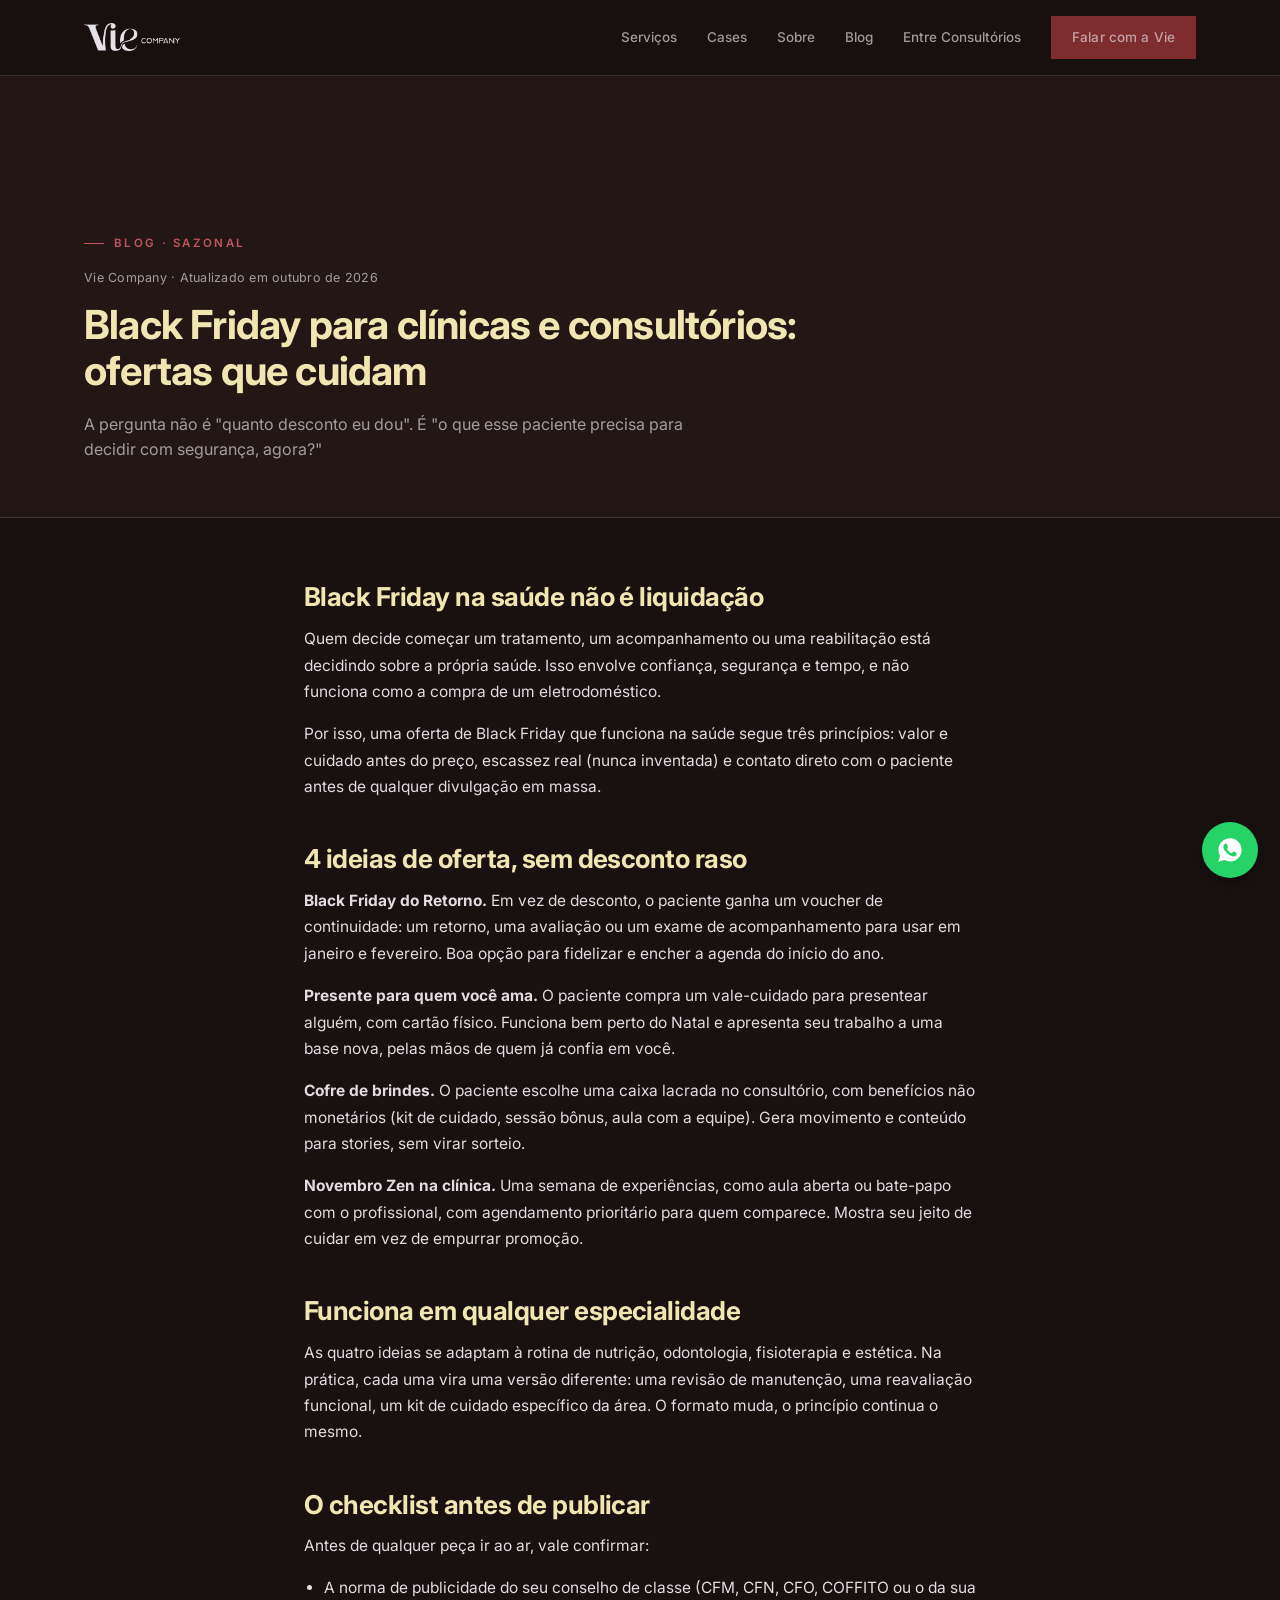
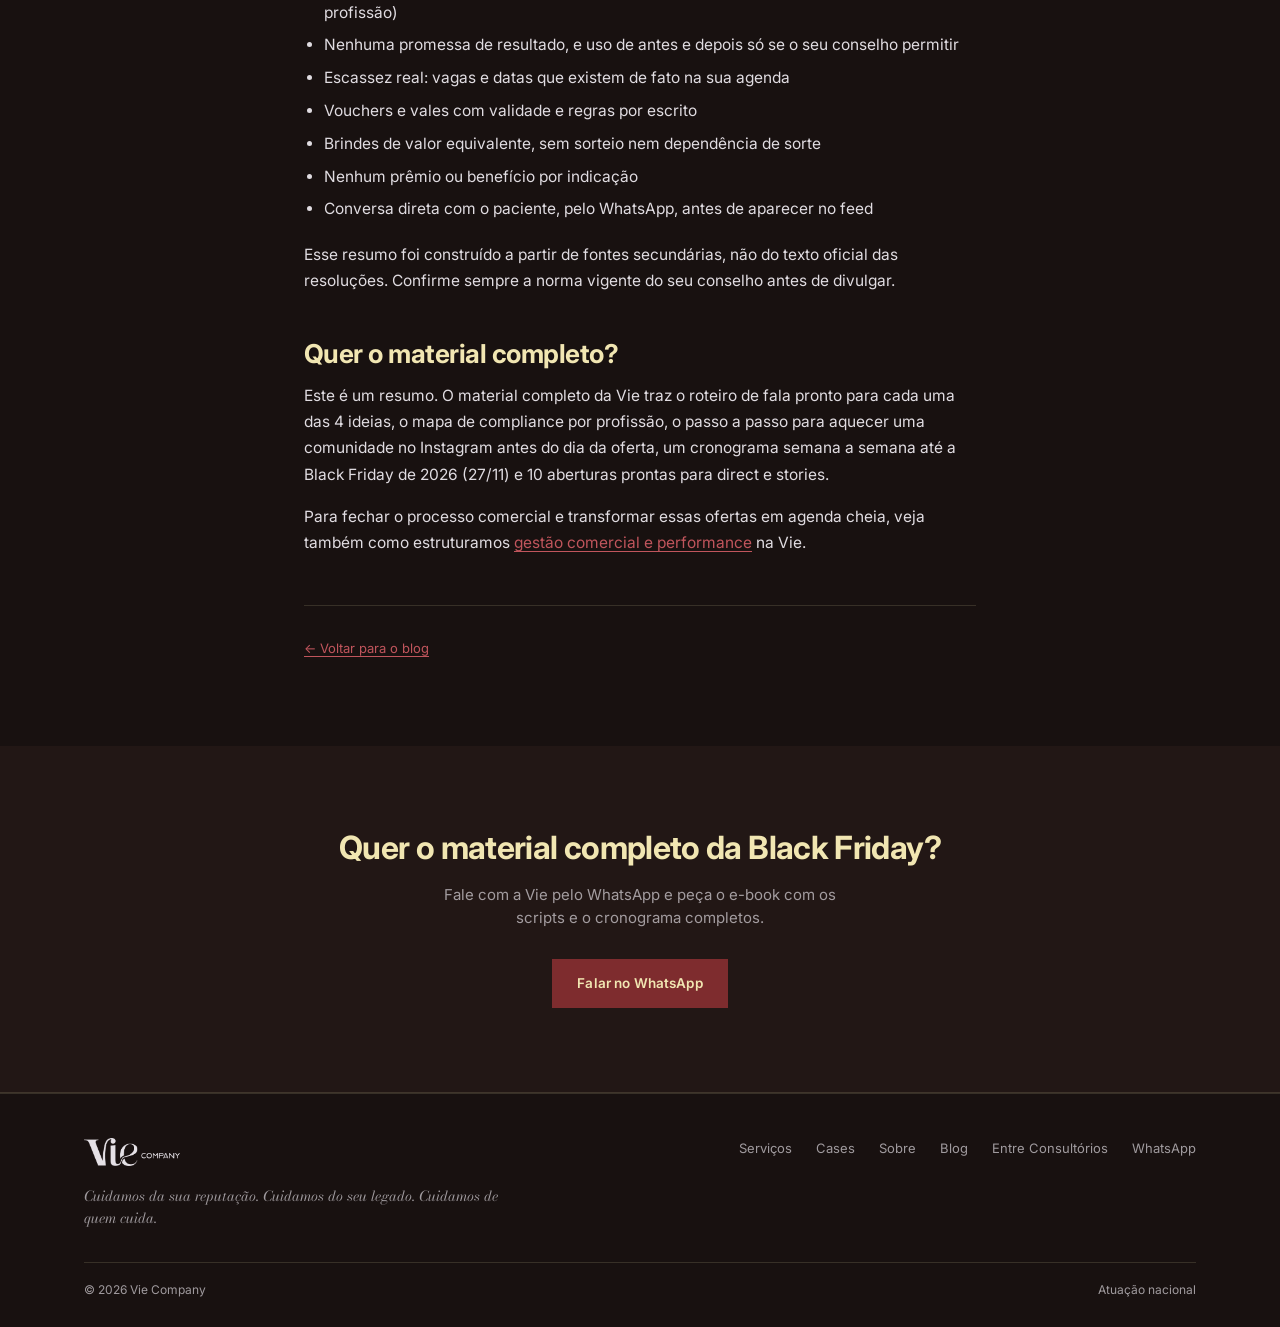
<file: blog-black-friday-para-clinicas-e-consultorios.html>
<!DOCTYPE html>
<html lang="pt-BR">
<head>
<!-- Google Tag Manager -->
<script>(function(w,d,s,l,i){w[l]=w[l]||[];w[l].push({'gtm.start':
new Date().getTime(),event:'gtm.js'});var f=d.getElementsByTagName(s)[0],
j=d.createElement(s),dl=l!='dataLayer'?'&l='+l:'';j.async=true;j.src=
'https://www.googletagmanager.com/gtm.js?id='+i+dl;f.parentNode.insertBefore(j,f);
})(window,document,'script','dataLayer','GTM-5B8X9KQ9');</script>
<!-- End Google Tag Manager -->
<meta charset="UTF-8">
<meta name="viewport" content="width=device-width, initial-scale=1.0">
<title>Black Friday para Clínicas e Consultórios | Vie Company</title>
<meta name="description" content="Como fazer Black Friday na saúde sem virar liquidação: 4 ideias de oferta e um checklist de compliance por conselho de classe.">
<link rel="canonical" href="https://www.viecompany.com.br/blog-black-friday-para-clinicas-e-consultorios.html">
<meta property="og:type" content="article">
<meta property="og:locale" content="pt_BR">
<meta property="og:site_name" content="Vie Company">
<meta property="og:title" content="Black Friday para Clínicas e Consultórios">
<meta property="og:description" content="Como fazer Black Friday na saúde sem virar liquidação: 4 ideias de oferta e um checklist de compliance por conselho de classe.">
<meta property="og:url" content="https://www.viecompany.com.br/blog-black-friday-para-clinicas-e-consultorios.html">
<meta property="og:image" content="https://www.viecompany.com.br/assets/ambiente-sofa.jpg">
<meta name="twitter:card" content="summary_large_image">
<meta name="twitter:title" content="Black Friday para Clínicas e Consultórios">
<meta name="twitter:description" content="Como fazer Black Friday na saúde sem virar liquidação: 4 ideias de oferta e um checklist de compliance por conselho de classe.">
<meta name="twitter:image" content="https://www.viecompany.com.br/assets/ambiente-sofa.jpg">
<link rel="preconnect" href="https://fonts.googleapis.com">
<link rel="preconnect" href="https://fonts.gstatic.com" crossorigin>
<link href="https://fonts.googleapis.com/css2?family=Bodoni+Moda:ital,opsz,wght@0,6..96,400;0,6..96,500;0,6..96,600;0,6..96,700;1,6..96,500&family=Inter:wght@400;500;600;700&display=swap" rel="stylesheet">
<link rel="icon" href="/favicon.ico" sizes="any">
<link rel="icon" type="image/png" sizes="32x32" href="assets/favicon-32x32.png">
<link rel="icon" type="image/png" sizes="16x16" href="assets/favicon-16x16.png">
<link rel="apple-touch-icon" href="assets/apple-touch-icon.png">
<link rel="stylesheet" href="assets/css/style.css">
<script type="application/ld+json">
{
  "@context": "https://schema.org",
  "@type": "BlogPosting",
  "headline": "Black Friday para clínicas e consultórios: ofertas que cuidam",
  "description": "Como fazer Black Friday na saúde sem virar liquidação: 4 ideias de oferta e um checklist de compliance por conselho de classe.",
  "image": "https://www.viecompany.com.br/assets/ambiente-sofa.jpg",
  "datePublished": "2026-10-22",
  "dateModified": "2026-10-22",
  "author": {
    "@type": "Organization",
    "name": "Vie Company"
  },
  "publisher": {
    "@type": "Organization",
    "name": "Vie Company",
    "logo": {
      "@type": "ImageObject",
      "url": "https://www.viecompany.com.br/assets/logo-horizontal-branco.png"
    }
  },
  "mainEntityOfPage": "https://www.viecompany.com.br/blog-black-friday-para-clinicas-e-consultorios.html"
}
</script>
</head>
<body>
<!-- Google Tag Manager (noscript) -->
<noscript><iframe src="https://www.googletagmanager.com/ns.html?id=GTM-5B8X9KQ9"
height="0" width="0" style="display:none;visibility:hidden"></iframe></noscript>
<!-- End Google Tag Manager (noscript) -->

<header>
  <nav class="nav">
    <a href="index.html" class="logo"><img src="assets/logo-horizontal-branco.png" alt="Vie Company" style="height:28px;width:auto;display:block;"></a>
    <div class="nav-links" id="navLinks">
      <a href="index.html#diagnose">Serviços</a>
      <a href="index.html#cases">Cases</a>
      <a href="index.html#sobre">Sobre</a>
      <a href="blog.html">Blog</a>
      <a href="entre-consultorios.html">Entre Consultórios</a>
      <a href="index.html#contato" class="btn btn-primary nav-cta">Falar com a Vie</a>
    </div>
    <button class="menu-toggle" id="menuToggle" aria-label="Abrir menu">
      <span></span><span></span><span></span>
    </button>
  </nav>
</header>

<section class="article-hero">
  <div class="wrap">
    <span class="eyebrow">Blog · Sazonal</span>
    <p class="meta">Vie Company · Atualizado em outubro de 2026</p>
    <h1>Black Friday para clínicas e consultórios: ofertas que cuidam</h1>
    <p class="lede">A pergunta não é "quanto desconto eu dou". É "o que esse paciente precisa para decidir com segurança, agora?"</p>
  </div>
</section>

<article class="article-body">
  <div class="wrap">
    <h2>Black Friday na saúde não é liquidação</h2>
    <p>Quem decide começar um tratamento, um acompanhamento ou uma reabilitação está decidindo sobre a própria saúde. Isso envolve confiança, segurança e tempo, e não funciona como a compra de um eletrodoméstico.</p>
    <p>Por isso, uma oferta de Black Friday que funciona na saúde segue três princípios: valor e cuidado antes do preço, escassez real (nunca inventada) e contato direto com o paciente antes de qualquer divulgação em massa.</p>

    <h2>4 ideias de oferta, sem desconto raso</h2>
    <p><strong>Black Friday do Retorno.</strong> Em vez de desconto, o paciente ganha um voucher de continuidade: um retorno, uma avaliação ou um exame de acompanhamento para usar em janeiro e fevereiro. Boa opção para fidelizar e encher a agenda do início do ano.</p>
    <p><strong>Presente para quem você ama.</strong> O paciente compra um vale-cuidado para presentear alguém, com cartão físico. Funciona bem perto do Natal e apresenta seu trabalho a uma base nova, pelas mãos de quem já confia em você.</p>
    <p><strong>Cofre de brindes.</strong> O paciente escolhe uma caixa lacrada no consultório, com benefícios não monetários (kit de cuidado, sessão bônus, aula com a equipe). Gera movimento e conteúdo para stories, sem virar sorteio.</p>
    <p><strong>Novembro Zen na clínica.</strong> Uma semana de experiências, como aula aberta ou bate-papo com o profissional, com agendamento prioritário para quem comparece. Mostra seu jeito de cuidar em vez de empurrar promoção.</p>

    <h2>Funciona em qualquer especialidade</h2>
    <p>As quatro ideias se adaptam à rotina de nutrição, odontologia, fisioterapia e estética. Na prática, cada uma vira uma versão diferente: uma revisão de manutenção, uma reavaliação funcional, um kit de cuidado específico da área. O formato muda, o princípio continua o mesmo.</p>

    <h2>O checklist antes de publicar</h2>
    <p>Antes de qualquer peça ir ao ar, vale confirmar:</p>
    <ul>
      <li>A norma de publicidade do seu conselho de classe (CFM, CFN, CFO, COFFITO ou o da sua profissão)</li>
      <li>Nenhuma promessa de resultado, e uso de antes e depois só se o seu conselho permitir</li>
      <li>Escassez real: vagas e datas que existem de fato na sua agenda</li>
      <li>Vouchers e vales com validade e regras por escrito</li>
      <li>Brindes de valor equivalente, sem sorteio nem dependência de sorte</li>
      <li>Nenhum prêmio ou benefício por indicação</li>
      <li>Conversa direta com o paciente, pelo WhatsApp, antes de aparecer no feed</li>
    </ul>
    <p>Esse resumo foi construído a partir de fontes secundárias, não do texto oficial das resoluções. Confirme sempre a norma vigente do seu conselho antes de divulgar.</p>

    <h2>Quer o material completo?</h2>
    <p>Este é um resumo. O material completo da Vie traz o roteiro de fala pronto para cada uma das 4 ideias, o mapa de compliance por profissão, o passo a passo para aquecer uma comunidade no Instagram antes do dia da oferta, um cronograma semana a semana até a Black Friday de 2026 (27/11) e 10 aberturas prontas para direct e stories.</p>
    <p>Para fechar o processo comercial e transformar essas ofertas em agenda cheia, veja também como estruturamos <a href="gestao-comercial-performance.html">gestão comercial e performance</a> na Vie.</p>

    <div class="article-footer">
      <a href="blog.html">&larr; Voltar para o blog</a>
    </div>
  </div>
</article>

<section class="final-cta">
  <div class="wrap">
    <h2>Quer o material completo da Black Friday?</h2>
    <p>Fale com a Vie pelo WhatsApp e peça o e-book com os scripts e o cronograma completos.</p>
    <a href="https://wa.me/5521990338504" class="btn btn-primary" target="_blank" rel="noopener">Falar no WhatsApp</a>
  </div>
</section>

<footer>
  <div class="wrap">
    <div class="footer-grid">
      <div>
        <a href="index.html" class="logo"><img src="assets/logo-horizontal-branco.png" alt="Vie Company" style="height:28px;width:auto;display:block;"></a>
        <p class="footer-manifesto">Cuidamos da sua reputação. Cuidamos do seu legado. Cuidamos de quem cuida.</p>
      </div>
      <div class="footer-links">
        <a href="index.html#diagnose">Serviços</a>
        <a href="index.html#cases">Cases</a>
        <a href="index.html#sobre">Sobre</a>
        <a href="blog.html">Blog</a>
      <a href="entre-consultorios.html">Entre Consultórios</a>
        <a href="https://wa.me/5521990338504" target="_blank" rel="noopener">WhatsApp</a>
      </div>
    </div>
    <div class="footer-bottom">
      <span>© 2026 Vie Company</span>
      <span>Atuação nacional</span>
    </div>
  </div>
</footer>

<a href="https://wa.me/5521990338504" target="_blank" rel="noopener" class="wa-float" aria-label="Falar no WhatsApp">
  <svg width="28" height="28" viewBox="0 0 24 24" fill="#fff"><path d="M12.04 2C6.58 2 2.13 6.45 2.13 11.91c0 1.75.46 3.45 1.32 4.95L2 22l5.28-1.39c1.45.79 3.08 1.21 4.76 1.21h.01c5.46 0 9.91-4.45 9.91-9.91 0-2.65-1.03-5.14-2.9-7.01A9.816 9.816 0 0012.04 2zm5.83 14.05c-.24.68-1.4 1.32-1.94 1.4-.5.08-1.12.11-1.8-.11-.42-.13-.95-.31-1.65-.6-2.9-1.25-4.79-4.17-4.94-4.36-.14-.19-1.18-1.57-1.18-3 0-1.43.75-2.13 1.02-2.42.26-.29.57-.36.76-.36.19 0 .38 0 .55.01.18.01.41-.07.64.49.24.58.81 2 .88 2.15.07.15.11.32.02.51-.09.19-.14.31-.27.48-.14.17-.29.37-.41.5-.14.14-.28.3-.12.58.16.28.71 1.17 1.52 1.89 1.05.94 1.93 1.23 2.21 1.37.28.14.44.11.6-.07.16-.18.68-.79.87-1.06.18-.27.36-.22.6-.13.24.09 1.53.72 1.79.85.26.13.43.19.5.3.06.11.06.65-.18 1.32z"/></svg>
</a>

<script src="assets/js/main.js"></script>

</body>
</html>
</file>
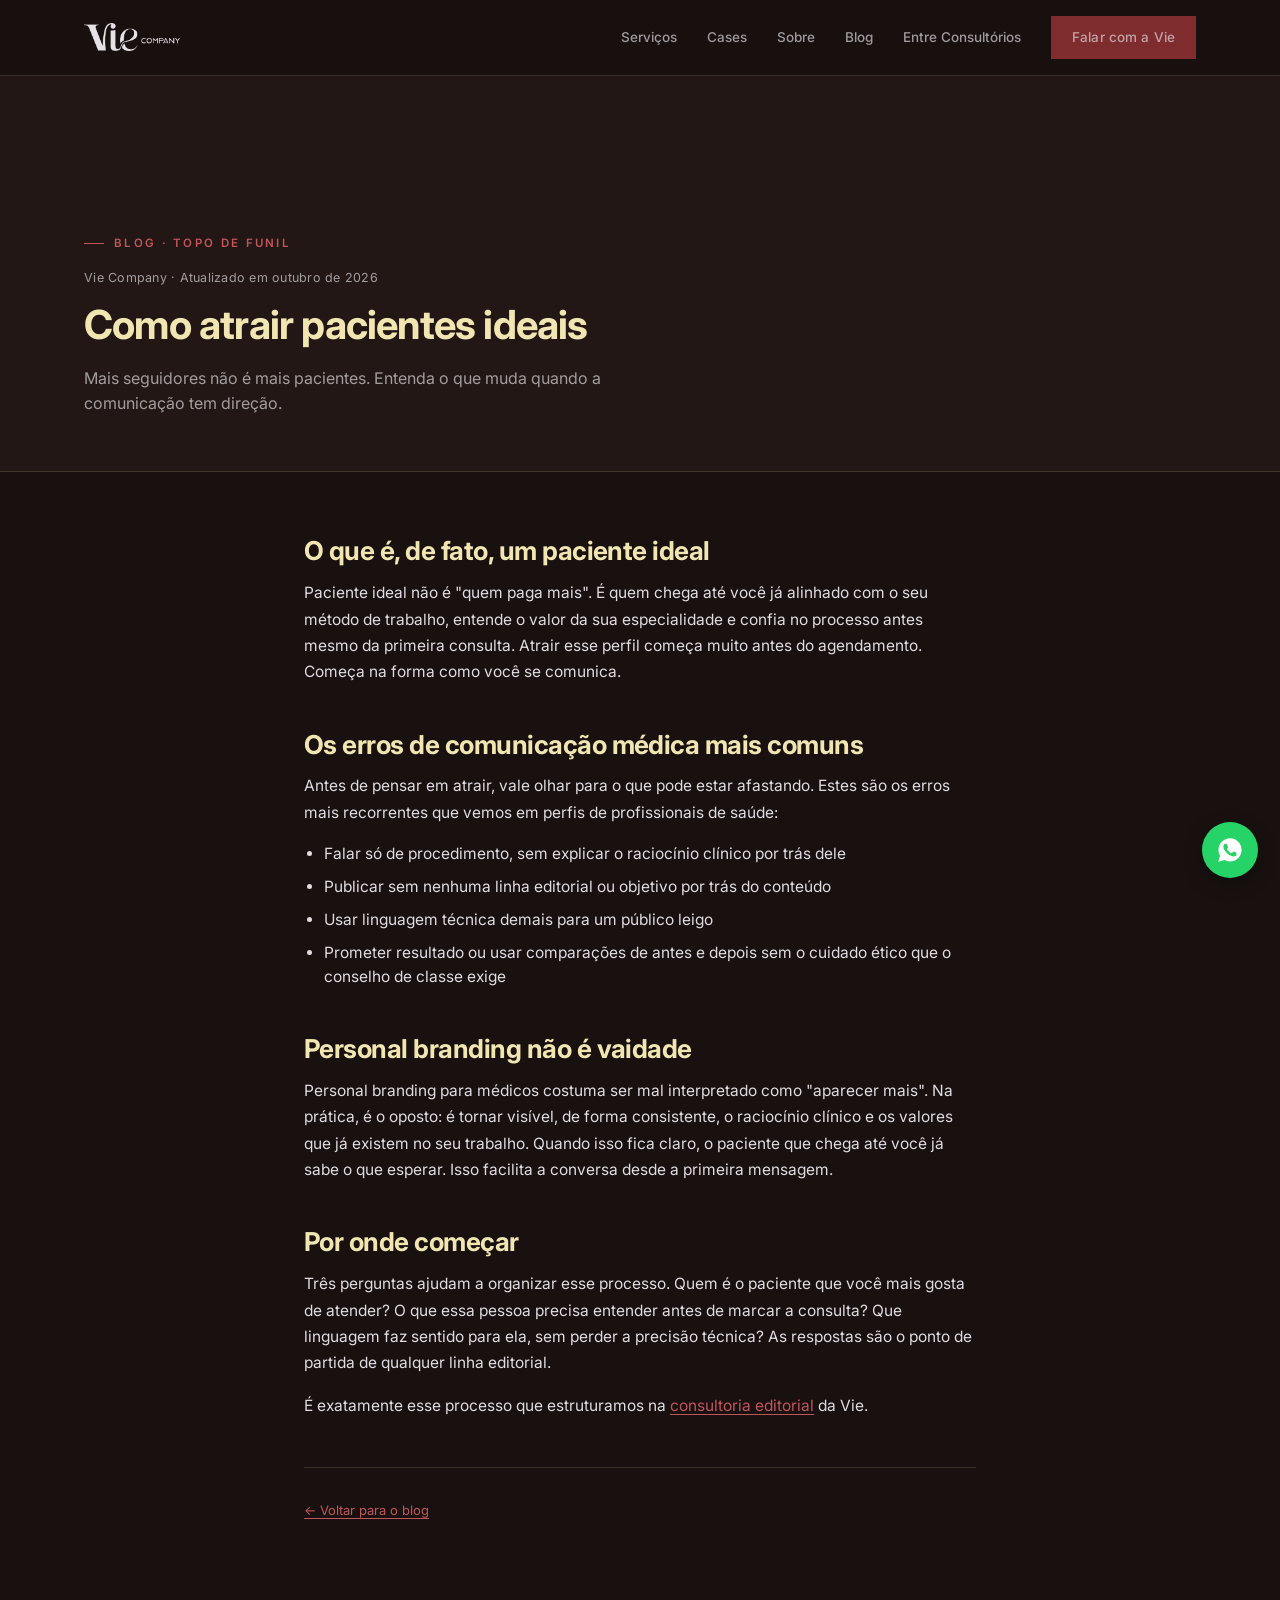
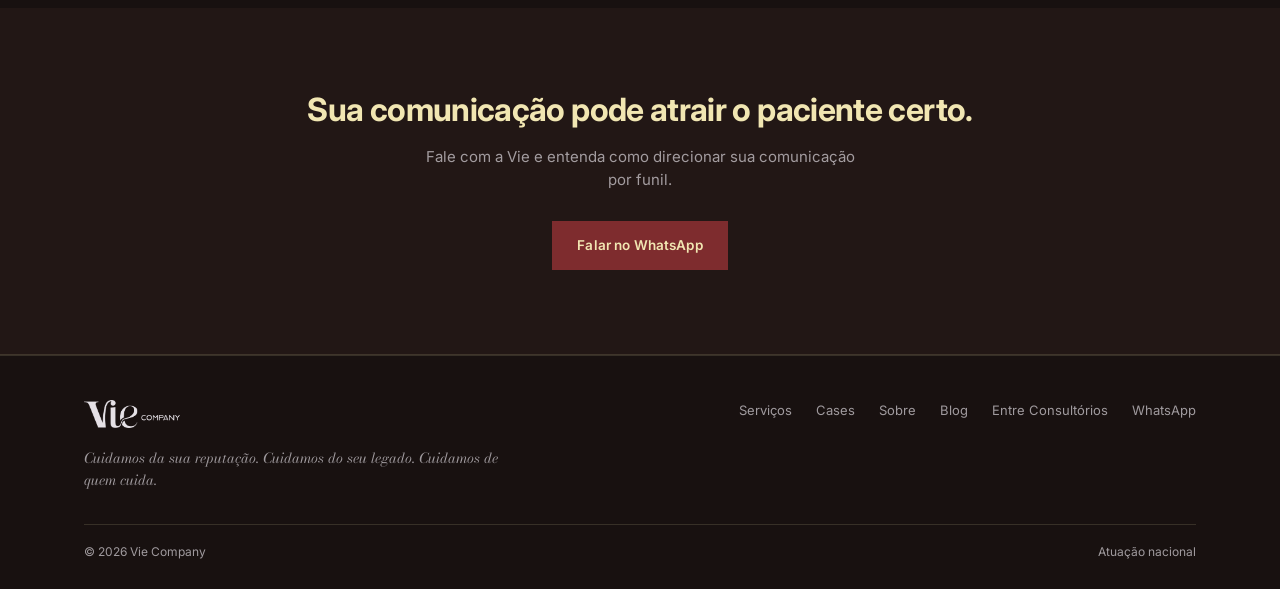
<file: blog-como-atrair-pacientes-ideais.html>
<!DOCTYPE html>
<html lang="pt-BR">
<head>
<!-- Google Tag Manager -->
<script>(function(w,d,s,l,i){w[l]=w[l]||[];w[l].push({'gtm.start':
new Date().getTime(),event:'gtm.js'});var f=d.getElementsByTagName(s)[0],
j=d.createElement(s),dl=l!='dataLayer'?'&l='+l:'';j.async=true;j.src=
'https://www.googletagmanager.com/gtm.js?id='+i+dl;f.parentNode.insertBefore(j,f);
})(window,document,'script','dataLayer','GTM-5B8X9KQ9');</script>
<!-- End Google Tag Manager -->
<meta charset="UTF-8">
<meta name="viewport" content="width=device-width, initial-scale=1.0">
<title>Como Atrair Pacientes Ideais | Vie Company</title>
<meta name="description" content="Como atrair pacientes ideais sem prometer resultado: os erros de comunicação médica mais comuns e o papel do personal branding.">
<link rel="canonical" href="https://www.viecompany.com.br/blog-como-atrair-pacientes-ideais.html">
<meta property="og:type" content="article">
<meta property="og:locale" content="pt_BR">
<meta property="og:site_name" content="Vie Company">
<meta property="og:title" content="Como Atrair Pacientes Ideais">
<meta property="og:description" content="Como atrair pacientes ideais sem prometer resultado: os erros de comunicação médica mais comuns e o papel do personal branding.">
<meta property="og:url" content="https://www.viecompany.com.br/blog-como-atrair-pacientes-ideais.html">
<meta property="og:image" content="https://www.viecompany.com.br/assets/ambiente-sofa.jpg">
<meta name="twitter:card" content="summary_large_image">
<meta name="twitter:title" content="Como Atrair Pacientes Ideais">
<meta name="twitter:description" content="Como atrair pacientes ideais sem prometer resultado: os erros de comunicação médica mais comuns e o papel do personal branding.">
<meta name="twitter:image" content="https://www.viecompany.com.br/assets/ambiente-sofa.jpg">
<link rel="preconnect" href="https://fonts.googleapis.com">
<link rel="preconnect" href="https://fonts.gstatic.com" crossorigin>
<link href="https://fonts.googleapis.com/css2?family=Bodoni+Moda:ital,opsz,wght@0,6..96,400;0,6..96,500;0,6..96,600;0,6..96,700;1,6..96,500&family=Inter:wght@400;500;600;700&display=swap" rel="stylesheet">
<link rel="icon" href="/favicon.ico" sizes="any">
<link rel="icon" type="image/png" sizes="32x32" href="assets/favicon-32x32.png">
<link rel="icon" type="image/png" sizes="16x16" href="assets/favicon-16x16.png">
<link rel="apple-touch-icon" href="assets/apple-touch-icon.png">
<link rel="stylesheet" href="assets/css/style.css">
<script type="application/ld+json">
{
  "@context": "https://schema.org",
  "@type": "BlogPosting",
  "headline": "Como atrair pacientes ideais",
  "description": "Como atrair pacientes ideais sem prometer resultado: os erros de comunicação médica mais comuns e o papel do personal branding.",
  "image": "https://www.viecompany.com.br/assets/ambiente-sofa.jpg",
  "datePublished": "2026-10-22",
  "dateModified": "2026-10-22",
  "author": {
    "@type": "Organization",
    "name": "Vie Company"
  },
  "publisher": {
    "@type": "Organization",
    "name": "Vie Company",
    "logo": {
      "@type": "ImageObject",
      "url": "https://www.viecompany.com.br/assets/logo-horizontal-branco.png"
    }
  },
  "mainEntityOfPage": "https://www.viecompany.com.br/blog-como-atrair-pacientes-ideais.html"
}
</script>
</head>
<body>
<!-- Google Tag Manager (noscript) -->
<noscript><iframe src="https://www.googletagmanager.com/ns.html?id=GTM-5B8X9KQ9"
height="0" width="0" style="display:none;visibility:hidden"></iframe></noscript>
<!-- End Google Tag Manager (noscript) -->

<header>
  <nav class="nav">
    <a href="index.html" class="logo"><img src="assets/logo-horizontal-branco.png" alt="Vie Company" style="height:28px;width:auto;display:block;"></a>
    <div class="nav-links" id="navLinks">
      <a href="index.html#diagnose">Serviços</a>
      <a href="index.html#cases">Cases</a>
      <a href="index.html#sobre">Sobre</a>
      <a href="blog.html">Blog</a>
      <a href="entre-consultorios.html">Entre Consultórios</a>
      <a href="index.html#contato" class="btn btn-primary nav-cta">Falar com a Vie</a>
    </div>
    <button class="menu-toggle" id="menuToggle" aria-label="Abrir menu">
      <span></span><span></span><span></span>
    </button>
  </nav>
</header>

<section class="article-hero">
  <div class="wrap">
    <span class="eyebrow">Blog · Topo de funil</span>
    <p class="meta">Vie Company · Atualizado em outubro de 2026</p>
    <h1>Como atrair pacientes ideais</h1>
    <p class="lede">Mais seguidores não é mais pacientes. Entenda o que muda quando a comunicação tem direção.</p>
  </div>
</section>

<article class="article-body">
  <div class="wrap">
    <h2>O que é, de fato, um paciente ideal</h2>
    <p>Paciente ideal não é "quem paga mais". É quem chega até você já alinhado com o seu método de trabalho, entende o valor da sua especialidade e confia no processo antes mesmo da primeira consulta. Atrair esse perfil começa muito antes do agendamento. Começa na forma como você se comunica.</p>

    <h2>Os erros de comunicação médica mais comuns</h2>
    <p>Antes de pensar em atrair, vale olhar para o que pode estar afastando. Estes são os erros mais recorrentes que vemos em perfis de profissionais de saúde:</p>
    <ul>
      <li>Falar só de procedimento, sem explicar o raciocínio clínico por trás dele</li>
      <li>Publicar sem nenhuma linha editorial ou objetivo por trás do conteúdo</li>
      <li>Usar linguagem técnica demais para um público leigo</li>
      <li>Prometer resultado ou usar comparações de antes e depois sem o cuidado ético que o conselho de classe exige</li>
    </ul>

    <h2>Personal branding não é vaidade</h2>
    <p>Personal branding para médicos costuma ser mal interpretado como "aparecer mais". Na prática, é o oposto: é tornar visível, de forma consistente, o raciocínio clínico e os valores que já existem no seu trabalho. Quando isso fica claro, o paciente que chega até você já sabe o que esperar. Isso facilita a conversa desde a primeira mensagem.</p>

    <h2>Por onde começar</h2>
    <p>Três perguntas ajudam a organizar esse processo. Quem é o paciente que você mais gosta de atender? O que essa pessoa precisa entender antes de marcar a consulta? Que linguagem faz sentido para ela, sem perder a precisão técnica? As respostas são o ponto de partida de qualquer linha editorial.</p>
    <p>É exatamente esse processo que estruturamos na <a href="consultoria-editorial.html">consultoria editorial</a> da Vie.</p>

    <div class="article-footer">
      <a href="blog.html">&larr; Voltar para o blog</a>
    </div>
  </div>
</article>

<section class="final-cta">
  <div class="wrap">
    <h2>Sua comunicação pode atrair o paciente certo.</h2>
    <p>Fale com a Vie e entenda como direcionar sua comunicação por funil.</p>
    <a href="https://wa.me/5521990338504" class="btn btn-primary" target="_blank" rel="noopener">Falar no WhatsApp</a>
  </div>
</section>

<footer>
  <div class="wrap">
    <div class="footer-grid">
      <div>
        <a href="index.html" class="logo"><img src="assets/logo-horizontal-branco.png" alt="Vie Company" style="height:28px;width:auto;display:block;"></a>
        <p class="footer-manifesto">Cuidamos da sua reputação. Cuidamos do seu legado. Cuidamos de quem cuida.</p>
      </div>
      <div class="footer-links">
        <a href="index.html#diagnose">Serviços</a>
        <a href="index.html#cases">Cases</a>
        <a href="index.html#sobre">Sobre</a>
        <a href="blog.html">Blog</a>
      <a href="entre-consultorios.html">Entre Consultórios</a>
        <a href="https://wa.me/5521990338504" target="_blank" rel="noopener">WhatsApp</a>
      </div>
    </div>
    <div class="footer-bottom">
      <span>© 2026 Vie Company</span>
      <span>Atuação nacional</span>
    </div>
  </div>
</footer>

<a href="https://wa.me/5521990338504" target="_blank" rel="noopener" class="wa-float" aria-label="Falar no WhatsApp">
  <svg width="28" height="28" viewBox="0 0 24 24" fill="#fff"><path d="M12.04 2C6.58 2 2.13 6.45 2.13 11.91c0 1.75.46 3.45 1.32 4.95L2 22l5.28-1.39c1.45.79 3.08 1.21 4.76 1.21h.01c5.46 0 9.91-4.45 9.91-9.91 0-2.65-1.03-5.14-2.9-7.01A9.816 9.816 0 0012.04 2zm5.83 14.05c-.24.68-1.4 1.32-1.94 1.4-.5.08-1.12.11-1.8-.11-.42-.13-.95-.31-1.65-.6-2.9-1.25-4.79-4.17-4.94-4.36-.14-.19-1.18-1.57-1.18-3 0-1.43.75-2.13 1.02-2.42.26-.29.57-.36.76-.36.19 0 .38 0 .55.01.18.01.41-.07.64.49.24.58.81 2 .88 2.15.07.15.11.32.02.51-.09.19-.14.31-.27.48-.14.17-.29.37-.41.5-.14.14-.28.3-.12.58.16.28.71 1.17 1.52 1.89 1.05.94 1.93 1.23 2.21 1.37.28.14.44.11.6-.07.16-.18.68-.79.87-1.06.18-.27.36-.22.6-.13.24.09 1.53.72 1.79.85.26.13.43.19.5.3.06.11.06.65-.18 1.32z"/></svg>
</a>

<script src="assets/js/main.js"></script>

</body>
</html>
</file>
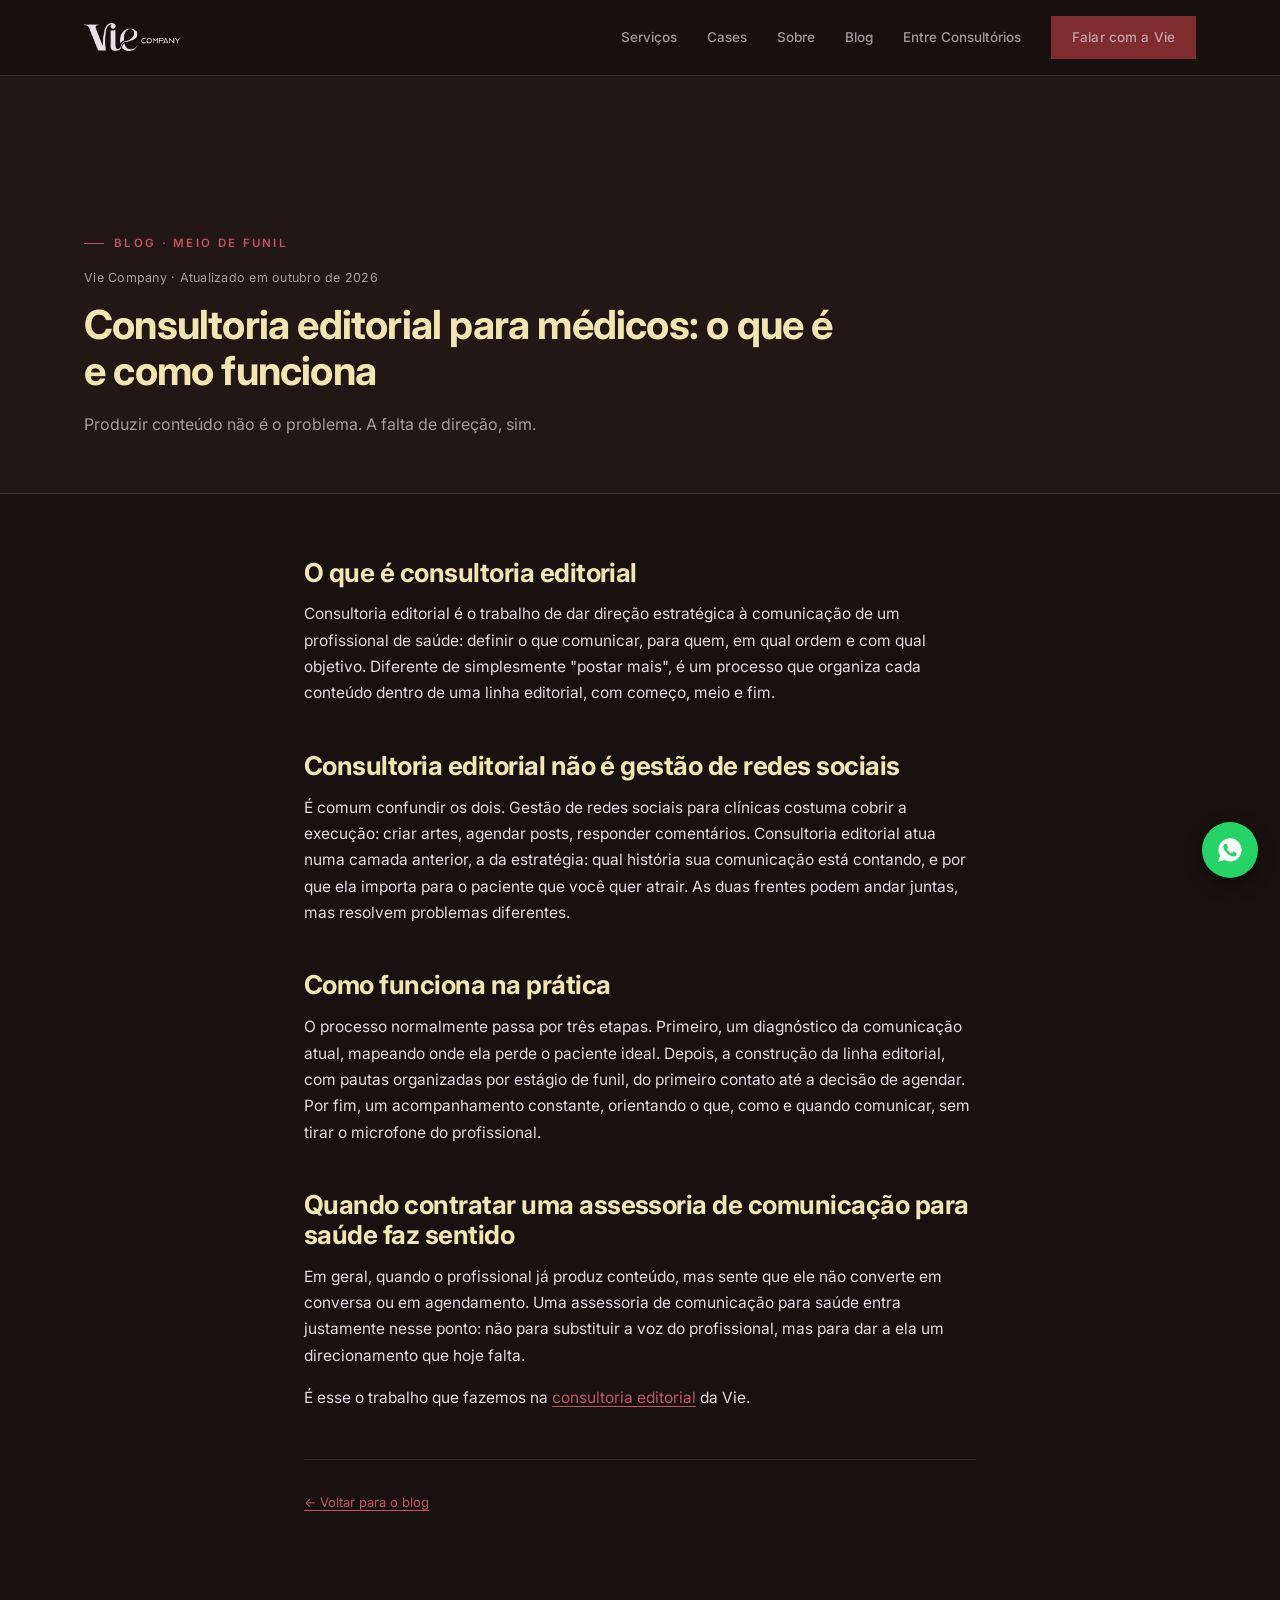
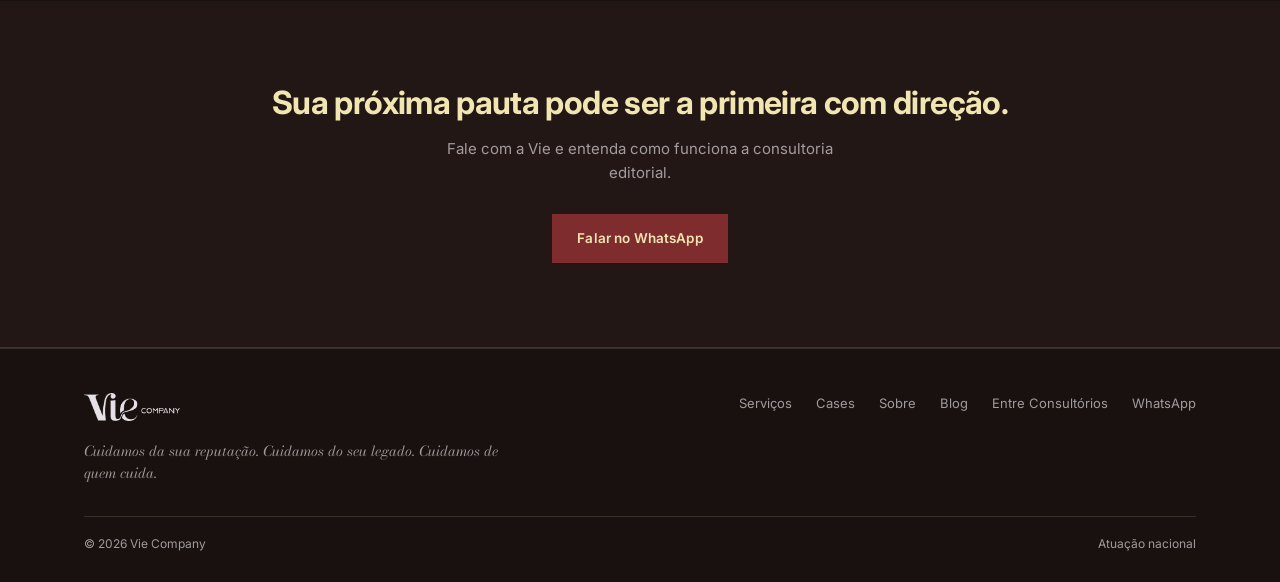
<file: blog-consultoria-editorial-para-medicos.html>
<!DOCTYPE html>
<html lang="pt-BR">
<head>
<!-- Google Tag Manager -->
<script>(function(w,d,s,l,i){w[l]=w[l]||[];w[l].push({'gtm.start':
new Date().getTime(),event:'gtm.js'});var f=d.getElementsByTagName(s)[0],
j=d.createElement(s),dl=l!='dataLayer'?'&l='+l:'';j.async=true;j.src=
'https://www.googletagmanager.com/gtm.js?id='+i+dl;f.parentNode.insertBefore(j,f);
})(window,document,'script','dataLayer','GTM-5B8X9KQ9');</script>
<!-- End Google Tag Manager -->
<meta charset="UTF-8">
<meta name="viewport" content="width=device-width, initial-scale=1.0">
<title>O Que É Consultoria Editorial para Médicos? | Vie Company</title>
<meta name="description" content="Entenda o que é consultoria editorial para médicos e quando faz sentido contratar uma assessoria de comunicação para saúde.">
<link rel="canonical" href="https://www.viecompany.com.br/blog-consultoria-editorial-para-medicos.html">
<meta property="og:type" content="article">
<meta property="og:locale" content="pt_BR">
<meta property="og:site_name" content="Vie Company">
<meta property="og:title" content="O Que É Consultoria Editorial para Médicos?">
<meta property="og:description" content="Entenda o que é consultoria editorial para médicos e quando faz sentido contratar uma assessoria de comunicação para saúde.">
<meta property="og:url" content="https://www.viecompany.com.br/blog-consultoria-editorial-para-medicos.html">
<meta property="og:image" content="https://www.viecompany.com.br/assets/ambiente-sofa.jpg">
<meta name="twitter:card" content="summary_large_image">
<meta name="twitter:title" content="O Que É Consultoria Editorial para Médicos?">
<meta name="twitter:description" content="Entenda o que é consultoria editorial para médicos e quando faz sentido contratar uma assessoria de comunicação para saúde.">
<meta name="twitter:image" content="https://www.viecompany.com.br/assets/ambiente-sofa.jpg">
<link rel="preconnect" href="https://fonts.googleapis.com">
<link rel="preconnect" href="https://fonts.gstatic.com" crossorigin>
<link href="https://fonts.googleapis.com/css2?family=Bodoni+Moda:ital,opsz,wght@0,6..96,400;0,6..96,500;0,6..96,600;0,6..96,700;1,6..96,500&family=Inter:wght@400;500;600;700&display=swap" rel="stylesheet">
<link rel="icon" href="/favicon.ico" sizes="any">
<link rel="icon" type="image/png" sizes="32x32" href="assets/favicon-32x32.png">
<link rel="icon" type="image/png" sizes="16x16" href="assets/favicon-16x16.png">
<link rel="apple-touch-icon" href="assets/apple-touch-icon.png">
<link rel="stylesheet" href="assets/css/style.css">
<script type="application/ld+json">
{
  "@context": "https://schema.org",
  "@type": "BlogPosting",
  "headline": "Consultoria editorial para médicos: o que é e como funciona",
  "description": "Entenda o que é consultoria editorial para médicos e quando faz sentido contratar uma assessoria de comunicação para saúde.",
  "image": "https://www.viecompany.com.br/assets/ambiente-sofa.jpg",
  "datePublished": "2026-10-22",
  "dateModified": "2026-10-22",
  "author": {
    "@type": "Organization",
    "name": "Vie Company"
  },
  "publisher": {
    "@type": "Organization",
    "name": "Vie Company",
    "logo": {
      "@type": "ImageObject",
      "url": "https://www.viecompany.com.br/assets/logo-horizontal-branco.png"
    }
  },
  "mainEntityOfPage": "https://www.viecompany.com.br/blog-consultoria-editorial-para-medicos.html"
}
</script>
</head>
<body>
<!-- Google Tag Manager (noscript) -->
<noscript><iframe src="https://www.googletagmanager.com/ns.html?id=GTM-5B8X9KQ9"
height="0" width="0" style="display:none;visibility:hidden"></iframe></noscript>
<!-- End Google Tag Manager (noscript) -->

<header>
  <nav class="nav">
    <a href="index.html" class="logo"><img src="assets/logo-horizontal-branco.png" alt="Vie Company" style="height:28px;width:auto;display:block;"></a>
    <div class="nav-links" id="navLinks">
      <a href="index.html#diagnose">Serviços</a>
      <a href="index.html#cases">Cases</a>
      <a href="index.html#sobre">Sobre</a>
      <a href="blog.html">Blog</a>
      <a href="entre-consultorios.html">Entre Consultórios</a>
      <a href="index.html#contato" class="btn btn-primary nav-cta">Falar com a Vie</a>
    </div>
    <button class="menu-toggle" id="menuToggle" aria-label="Abrir menu">
      <span></span><span></span><span></span>
    </button>
  </nav>
</header>

<section class="article-hero">
  <div class="wrap">
    <span class="eyebrow">Blog · Meio de funil</span>
    <p class="meta">Vie Company · Atualizado em outubro de 2026</p>
    <h1>Consultoria editorial para médicos: o que é e como funciona</h1>
    <p class="lede">Produzir conteúdo não é o problema. A falta de direção, sim.</p>
  </div>
</section>

<article class="article-body">
  <div class="wrap">
    <h2>O que é consultoria editorial</h2>
    <p>Consultoria editorial é o trabalho de dar direção estratégica à comunicação de um profissional de saúde: definir o que comunicar, para quem, em qual ordem e com qual objetivo. Diferente de simplesmente "postar mais", é um processo que organiza cada conteúdo dentro de uma linha editorial, com começo, meio e fim.</p>

    <h2>Consultoria editorial não é gestão de redes sociais</h2>
    <p>É comum confundir os dois. Gestão de redes sociais para clínicas costuma cobrir a execução: criar artes, agendar posts, responder comentários. Consultoria editorial atua numa camada anterior, a da estratégia: qual história sua comunicação está contando, e por que ela importa para o paciente que você quer atrair. As duas frentes podem andar juntas, mas resolvem problemas diferentes.</p>

    <h2>Como funciona na prática</h2>
    <p>O processo normalmente passa por três etapas. Primeiro, um diagnóstico da comunicação atual, mapeando onde ela perde o paciente ideal. Depois, a construção da linha editorial, com pautas organizadas por estágio de funil, do primeiro contato até a decisão de agendar. Por fim, um acompanhamento constante, orientando o que, como e quando comunicar, sem tirar o microfone do profissional.</p>

    <h2>Quando contratar uma assessoria de comunicação para saúde faz sentido</h2>
    <p>Em geral, quando o profissional já produz conteúdo, mas sente que ele não converte em conversa ou em agendamento. Uma assessoria de comunicação para saúde entra justamente nesse ponto: não para substituir a voz do profissional, mas para dar a ela um direcionamento que hoje falta.</p>
    <p>É esse o trabalho que fazemos na <a href="consultoria-editorial.html">consultoria editorial</a> da Vie.</p>

    <div class="article-footer">
      <a href="blog.html">&larr; Voltar para o blog</a>
    </div>
  </div>
</article>

<section class="final-cta">
  <div class="wrap">
    <h2>Sua próxima pauta pode ser a primeira com direção.</h2>
    <p>Fale com a Vie e entenda como funciona a consultoria editorial.</p>
    <a href="https://wa.me/5521990338504" class="btn btn-primary" target="_blank" rel="noopener">Falar no WhatsApp</a>
  </div>
</section>

<footer>
  <div class="wrap">
    <div class="footer-grid">
      <div>
        <a href="index.html" class="logo"><img src="assets/logo-horizontal-branco.png" alt="Vie Company" style="height:28px;width:auto;display:block;"></a>
        <p class="footer-manifesto">Cuidamos da sua reputação. Cuidamos do seu legado. Cuidamos de quem cuida.</p>
      </div>
      <div class="footer-links">
        <a href="index.html#diagnose">Serviços</a>
        <a href="index.html#cases">Cases</a>
        <a href="index.html#sobre">Sobre</a>
        <a href="blog.html">Blog</a>
      <a href="entre-consultorios.html">Entre Consultórios</a>
        <a href="https://wa.me/5521990338504" target="_blank" rel="noopener">WhatsApp</a>
      </div>
    </div>
    <div class="footer-bottom">
      <span>© 2026 Vie Company</span>
      <span>Atuação nacional</span>
    </div>
  </div>
</footer>

<a href="https://wa.me/5521990338504" target="_blank" rel="noopener" class="wa-float" aria-label="Falar no WhatsApp">
  <svg width="28" height="28" viewBox="0 0 24 24" fill="#fff"><path d="M12.04 2C6.58 2 2.13 6.45 2.13 11.91c0 1.75.46 3.45 1.32 4.95L2 22l5.28-1.39c1.45.79 3.08 1.21 4.76 1.21h.01c5.46 0 9.91-4.45 9.91-9.91 0-2.65-1.03-5.14-2.9-7.01A9.816 9.816 0 0012.04 2zm5.83 14.05c-.24.68-1.4 1.32-1.94 1.4-.5.08-1.12.11-1.8-.11-.42-.13-.95-.31-1.65-.6-2.9-1.25-4.79-4.17-4.94-4.36-.14-.19-1.18-1.57-1.18-3 0-1.43.75-2.13 1.02-2.42.26-.29.57-.36.76-.36.19 0 .38 0 .55.01.18.01.41-.07.64.49.24.58.81 2 .88 2.15.07.15.11.32.02.51-.09.19-.14.31-.27.48-.14.17-.29.37-.41.5-.14.14-.28.3-.12.58.16.28.71 1.17 1.52 1.89 1.05.94 1.93 1.23 2.21 1.37.28.14.44.11.6-.07.16-.18.68-.79.87-1.06.18-.27.36-.22.6-.13.24.09 1.53.72 1.79.85.26.13.43.19.5.3.06.11.06.65-.18 1.32z"/></svg>
</a>

<script src="assets/js/main.js"></script>

</body>
</html>
</file>
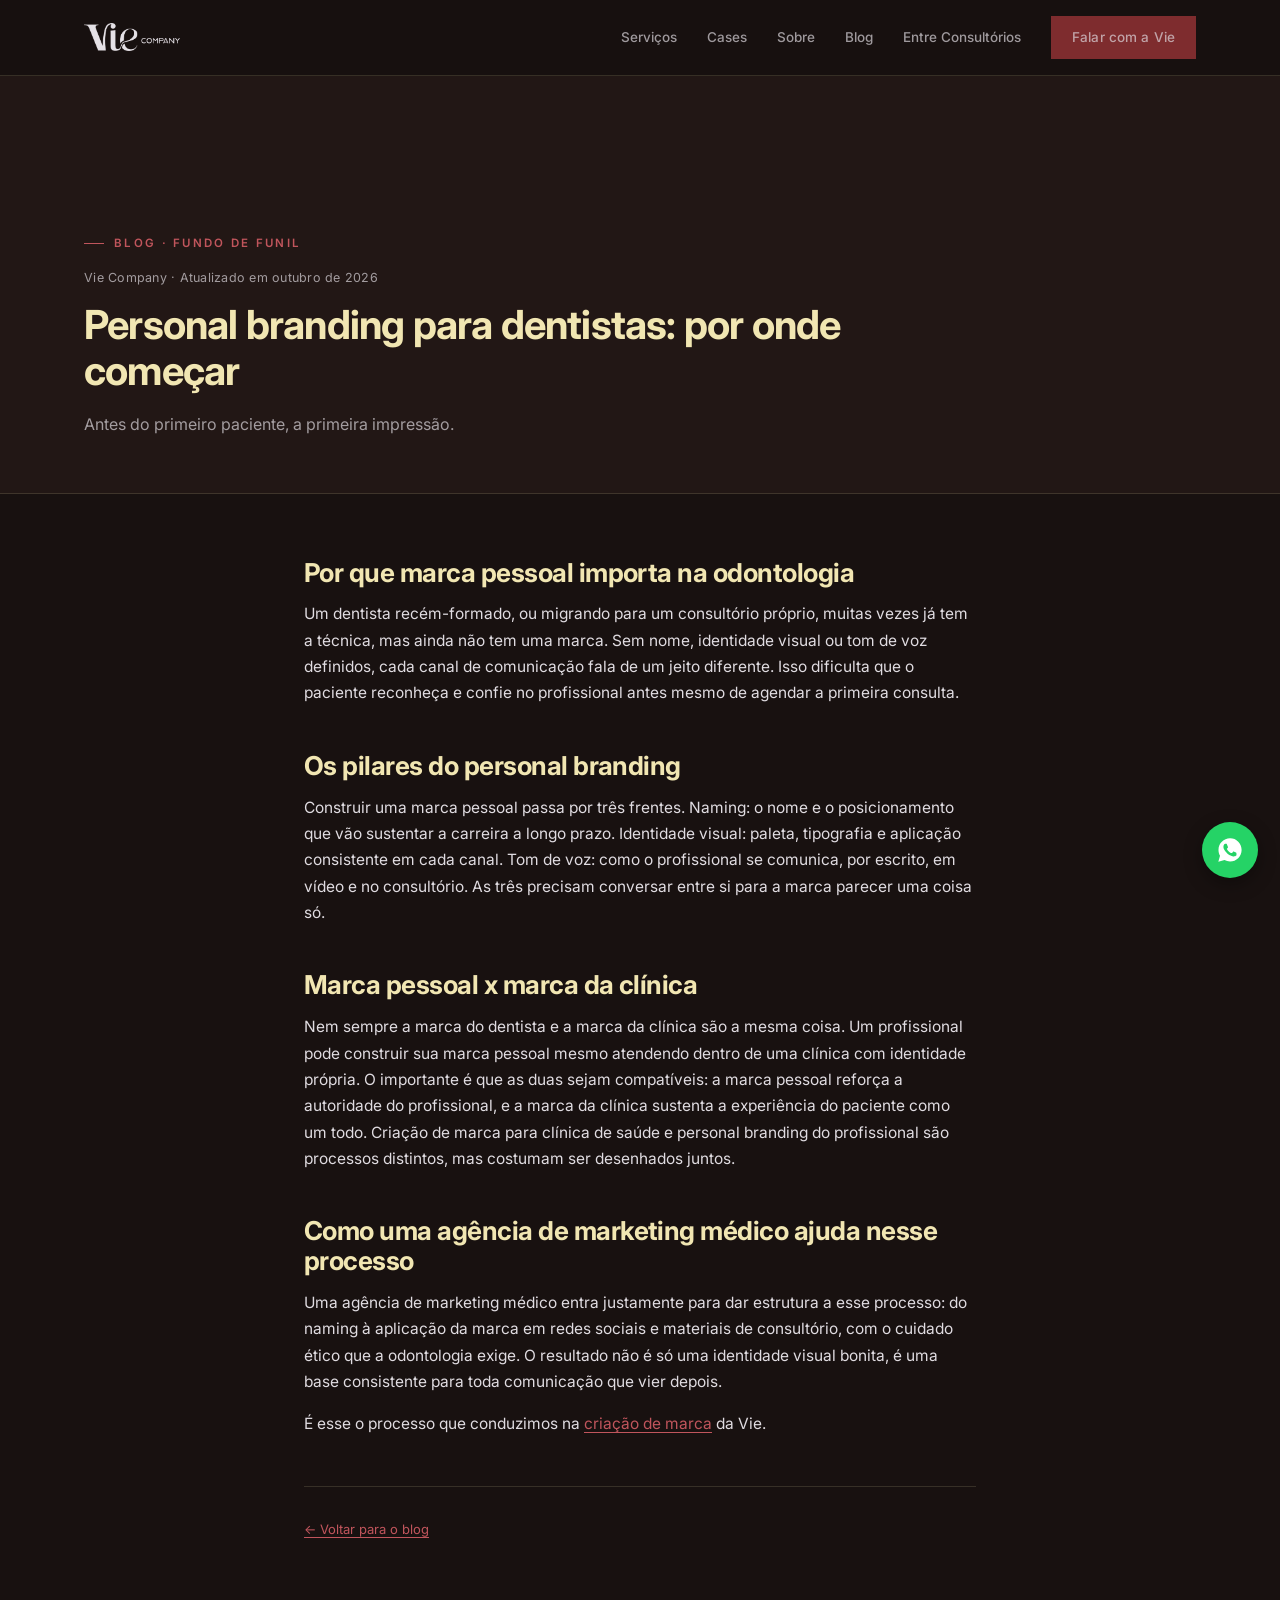
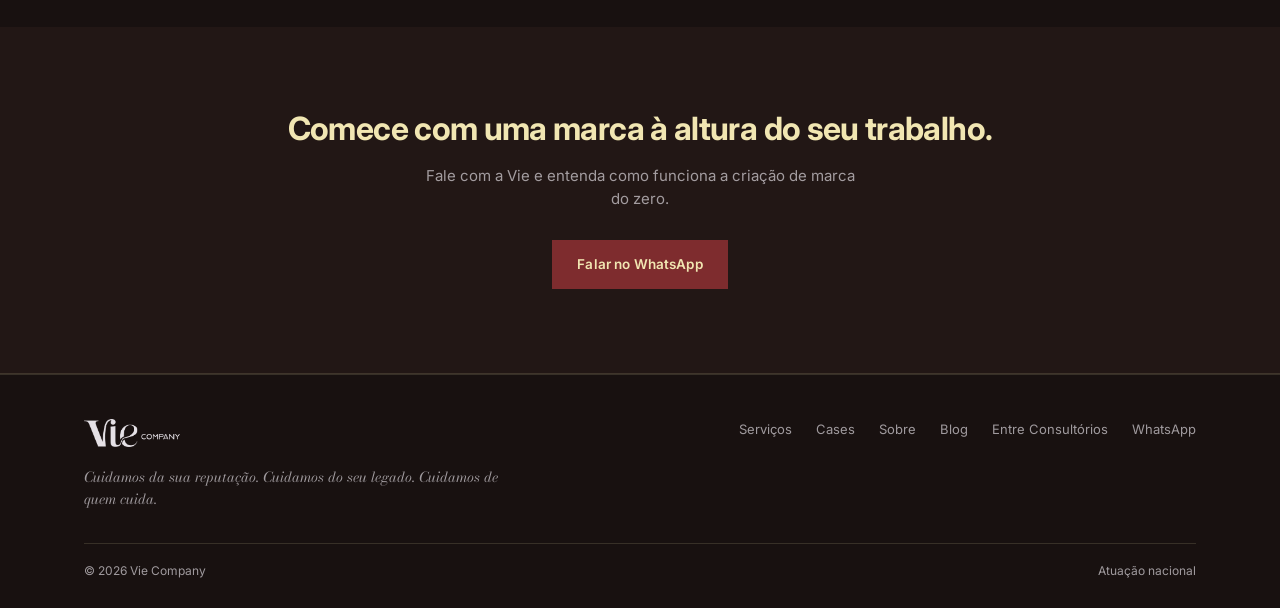
<file: blog-personal-branding-para-dentistas.html>
<!DOCTYPE html>
<html lang="pt-BR">
<head>
<!-- Google Tag Manager -->
<script>(function(w,d,s,l,i){w[l]=w[l]||[];w[l].push({'gtm.start':
new Date().getTime(),event:'gtm.js'});var f=d.getElementsByTagName(s)[0],
j=d.createElement(s),dl=l!='dataLayer'?'&l='+l:'';j.async=true;j.src=
'https://www.googletagmanager.com/gtm.js?id='+i+dl;f.parentNode.insertBefore(j,f);
})(window,document,'script','dataLayer','GTM-5B8X9KQ9');</script>
<!-- End Google Tag Manager -->
<meta charset="UTF-8">
<meta name="viewport" content="width=device-width, initial-scale=1.0">
<title>Personal Branding para Dentistas | Vie Company</title>
<meta name="description" content="Personal branding para dentistas: os pilares de uma marca pessoal forte e a diferença entre marca pessoal e marca da clínica.">
<link rel="canonical" href="https://www.viecompany.com.br/blog-personal-branding-para-dentistas.html">
<meta property="og:type" content="article">
<meta property="og:locale" content="pt_BR">
<meta property="og:site_name" content="Vie Company">
<meta property="og:title" content="Personal Branding para Dentistas">
<meta property="og:description" content="Personal branding para dentistas: os pilares de uma marca pessoal forte e a diferença entre marca pessoal e marca da clínica.">
<meta property="og:url" content="https://www.viecompany.com.br/blog-personal-branding-para-dentistas.html">
<meta property="og:image" content="https://www.viecompany.com.br/assets/ambiente-sofa.jpg">
<meta name="twitter:card" content="summary_large_image">
<meta name="twitter:title" content="Personal Branding para Dentistas">
<meta name="twitter:description" content="Personal branding para dentistas: os pilares de uma marca pessoal forte e a diferença entre marca pessoal e marca da clínica.">
<meta name="twitter:image" content="https://www.viecompany.com.br/assets/ambiente-sofa.jpg">
<link rel="preconnect" href="https://fonts.googleapis.com">
<link rel="preconnect" href="https://fonts.gstatic.com" crossorigin>
<link href="https://fonts.googleapis.com/css2?family=Bodoni+Moda:ital,opsz,wght@0,6..96,400;0,6..96,500;0,6..96,600;0,6..96,700;1,6..96,500&family=Inter:wght@400;500;600;700&display=swap" rel="stylesheet">
<link rel="icon" href="/favicon.ico" sizes="any">
<link rel="icon" type="image/png" sizes="32x32" href="assets/favicon-32x32.png">
<link rel="icon" type="image/png" sizes="16x16" href="assets/favicon-16x16.png">
<link rel="apple-touch-icon" href="assets/apple-touch-icon.png">
<link rel="stylesheet" href="assets/css/style.css">
<script type="application/ld+json">
{
  "@context": "https://schema.org",
  "@type": "BlogPosting",
  "headline": "Personal branding para dentistas: por onde começar",
  "description": "Personal branding para dentistas: os pilares de uma marca pessoal forte e a diferença entre marca pessoal e marca da clínica.",
  "image": "https://www.viecompany.com.br/assets/ambiente-sofa.jpg",
  "datePublished": "2026-10-22",
  "dateModified": "2026-10-22",
  "author": {
    "@type": "Organization",
    "name": "Vie Company"
  },
  "publisher": {
    "@type": "Organization",
    "name": "Vie Company",
    "logo": {
      "@type": "ImageObject",
      "url": "https://www.viecompany.com.br/assets/logo-horizontal-branco.png"
    }
  },
  "mainEntityOfPage": "https://www.viecompany.com.br/blog-personal-branding-para-dentistas.html"
}
</script>
</head>
<body>
<!-- Google Tag Manager (noscript) -->
<noscript><iframe src="https://www.googletagmanager.com/ns.html?id=GTM-5B8X9KQ9"
height="0" width="0" style="display:none;visibility:hidden"></iframe></noscript>
<!-- End Google Tag Manager (noscript) -->

<header>
  <nav class="nav">
    <a href="index.html" class="logo"><img src="assets/logo-horizontal-branco.png" alt="Vie Company" style="height:28px;width:auto;display:block;"></a>
    <div class="nav-links" id="navLinks">
      <a href="index.html#diagnose">Serviços</a>
      <a href="index.html#cases">Cases</a>
      <a href="index.html#sobre">Sobre</a>
      <a href="blog.html">Blog</a>
      <a href="entre-consultorios.html">Entre Consultórios</a>
      <a href="index.html#contato" class="btn btn-primary nav-cta">Falar com a Vie</a>
    </div>
    <button class="menu-toggle" id="menuToggle" aria-label="Abrir menu">
      <span></span><span></span><span></span>
    </button>
  </nav>
</header>

<section class="article-hero">
  <div class="wrap">
    <span class="eyebrow">Blog · Fundo de funil</span>
    <p class="meta">Vie Company · Atualizado em outubro de 2026</p>
    <h1>Personal branding para dentistas: por onde começar</h1>
    <p class="lede">Antes do primeiro paciente, a primeira impressão.</p>
  </div>
</section>

<article class="article-body">
  <div class="wrap">
    <h2>Por que marca pessoal importa na odontologia</h2>
    <p>Um dentista recém-formado, ou migrando para um consultório próprio, muitas vezes já tem a técnica, mas ainda não tem uma marca. Sem nome, identidade visual ou tom de voz definidos, cada canal de comunicação fala de um jeito diferente. Isso dificulta que o paciente reconheça e confie no profissional antes mesmo de agendar a primeira consulta.</p>

    <h2>Os pilares do personal branding</h2>
    <p>Construir uma marca pessoal passa por três frentes. Naming: o nome e o posicionamento que vão sustentar a carreira a longo prazo. Identidade visual: paleta, tipografia e aplicação consistente em cada canal. Tom de voz: como o profissional se comunica, por escrito, em vídeo e no consultório. As três precisam conversar entre si para a marca parecer uma coisa só.</p>

    <h2>Marca pessoal x marca da clínica</h2>
    <p>Nem sempre a marca do dentista e a marca da clínica são a mesma coisa. Um profissional pode construir sua marca pessoal mesmo atendendo dentro de uma clínica com identidade própria. O importante é que as duas sejam compatíveis: a marca pessoal reforça a autoridade do profissional, e a marca da clínica sustenta a experiência do paciente como um todo. Criação de marca para clínica de saúde e personal branding do profissional são processos distintos, mas costumam ser desenhados juntos.</p>

    <h2>Como uma agência de marketing médico ajuda nesse processo</h2>
    <p>Uma agência de marketing médico entra justamente para dar estrutura a esse processo: do naming à aplicação da marca em redes sociais e materiais de consultório, com o cuidado ético que a odontologia exige. O resultado não é só uma identidade visual bonita, é uma base consistente para toda comunicação que vier depois.</p>
    <p>É esse o processo que conduzimos na <a href="criacao-de-marca.html">criação de marca</a> da Vie.</p>

    <div class="article-footer">
      <a href="blog.html">&larr; Voltar para o blog</a>
    </div>
  </div>
</article>

<section class="final-cta">
  <div class="wrap">
    <h2>Comece com uma marca à altura do seu trabalho.</h2>
    <p>Fale com a Vie e entenda como funciona a criação de marca do zero.</p>
    <a href="https://wa.me/5521990338504" class="btn btn-primary" target="_blank" rel="noopener">Falar no WhatsApp</a>
  </div>
</section>

<footer>
  <div class="wrap">
    <div class="footer-grid">
      <div>
        <a href="index.html" class="logo"><img src="assets/logo-horizontal-branco.png" alt="Vie Company" style="height:28px;width:auto;display:block;"></a>
        <p class="footer-manifesto">Cuidamos da sua reputação. Cuidamos do seu legado. Cuidamos de quem cuida.</p>
      </div>
      <div class="footer-links">
        <a href="index.html#diagnose">Serviços</a>
        <a href="index.html#cases">Cases</a>
        <a href="index.html#sobre">Sobre</a>
        <a href="blog.html">Blog</a>
      <a href="entre-consultorios.html">Entre Consultórios</a>
        <a href="https://wa.me/5521990338504" target="_blank" rel="noopener">WhatsApp</a>
      </div>
    </div>
    <div class="footer-bottom">
      <span>© 2026 Vie Company</span>
      <span>Atuação nacional</span>
    </div>
  </div>
</footer>

<a href="https://wa.me/5521990338504" target="_blank" rel="noopener" class="wa-float" aria-label="Falar no WhatsApp">
  <svg width="28" height="28" viewBox="0 0 24 24" fill="#fff"><path d="M12.04 2C6.58 2 2.13 6.45 2.13 11.91c0 1.75.46 3.45 1.32 4.95L2 22l5.28-1.39c1.45.79 3.08 1.21 4.76 1.21h.01c5.46 0 9.91-4.45 9.91-9.91 0-2.65-1.03-5.14-2.9-7.01A9.816 9.816 0 0012.04 2zm5.83 14.05c-.24.68-1.4 1.32-1.94 1.4-.5.08-1.12.11-1.8-.11-.42-.13-.95-.31-1.65-.6-2.9-1.25-4.79-4.17-4.94-4.36-.14-.19-1.18-1.57-1.18-3 0-1.43.75-2.13 1.02-2.42.26-.29.57-.36.76-.36.19 0 .38 0 .55.01.18.01.41-.07.64.49.24.58.81 2 .88 2.15.07.15.11.32.02.51-.09.19-.14.31-.27.48-.14.17-.29.37-.41.5-.14.14-.28.3-.12.58.16.28.71 1.17 1.52 1.89 1.05.94 1.93 1.23 2.21 1.37.28.14.44.11.6-.07.16-.18.68-.79.87-1.06.18-.27.36-.22.6-.13.24.09 1.53.72 1.79.85.26.13.43.19.5.3.06.11.06.65-.18 1.32z"/></svg>
</a>

<script src="assets/js/main.js"></script>

</body>
</html>
</file>
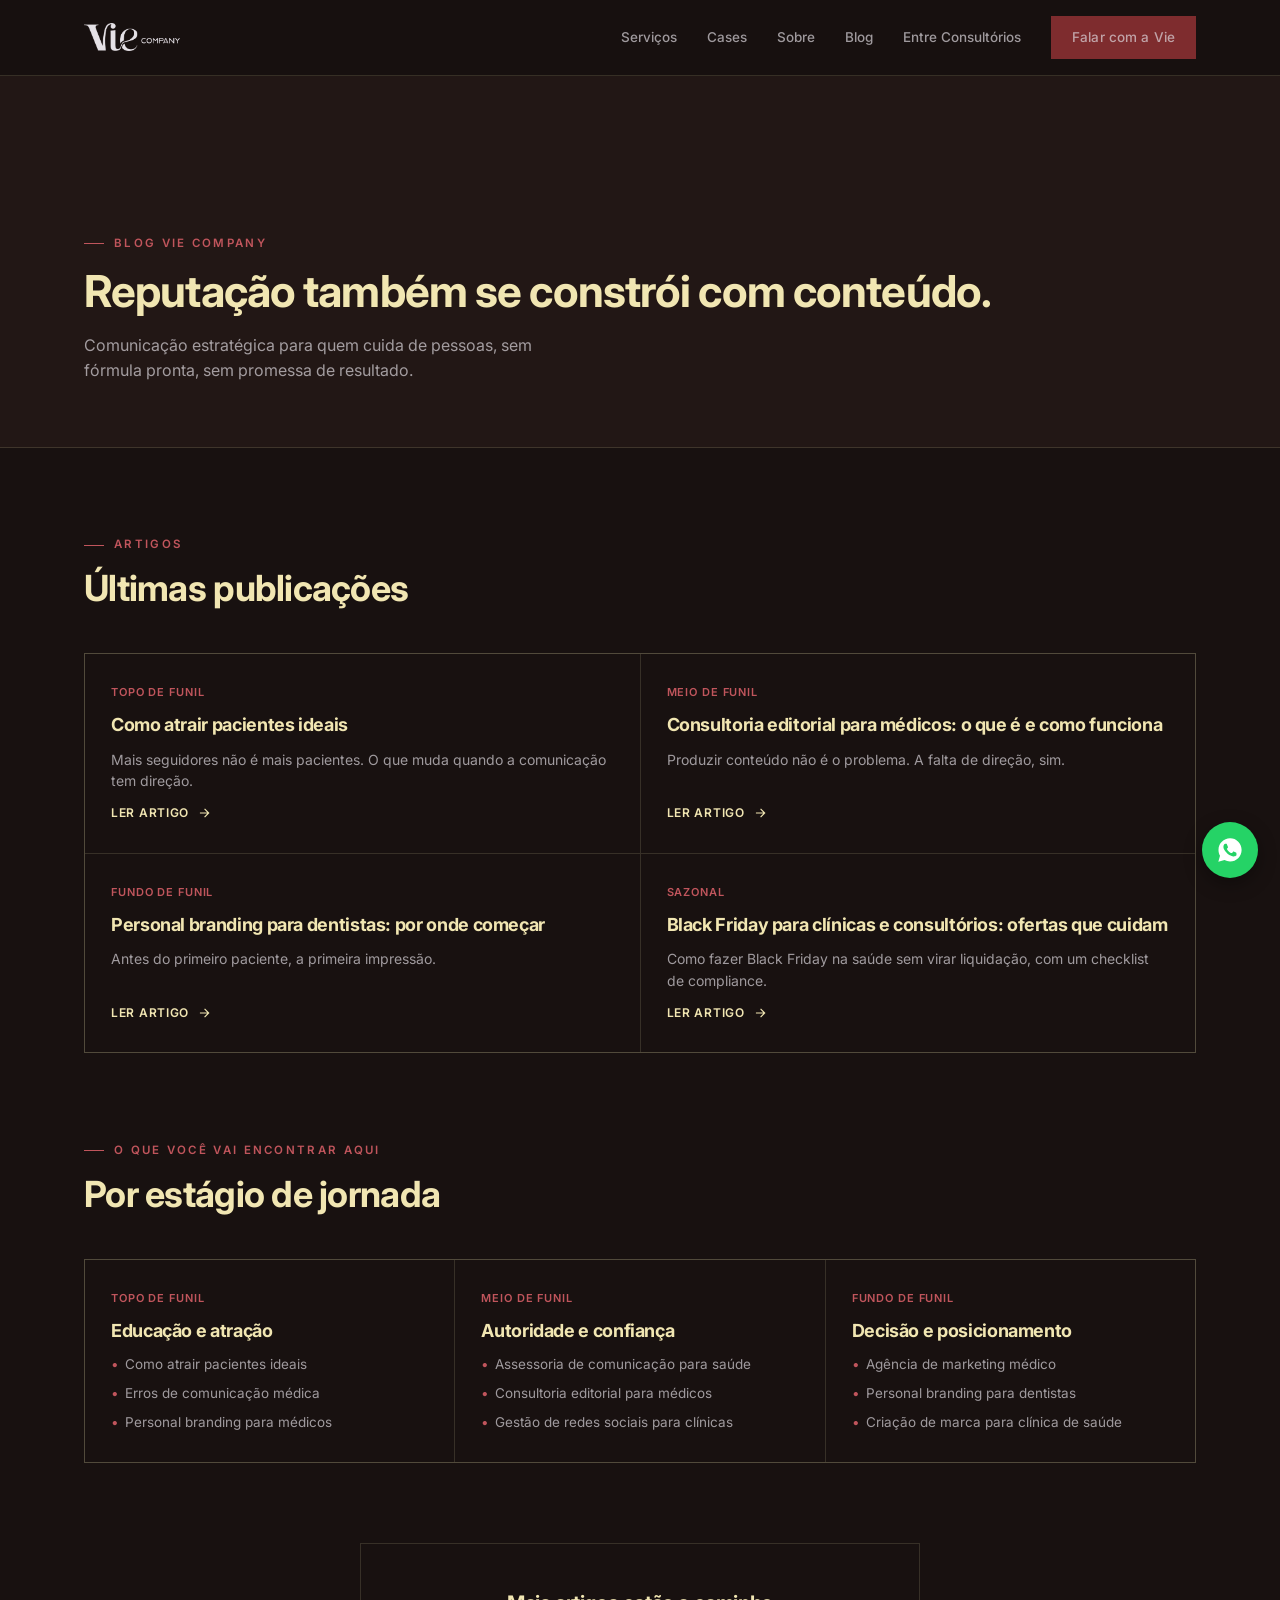
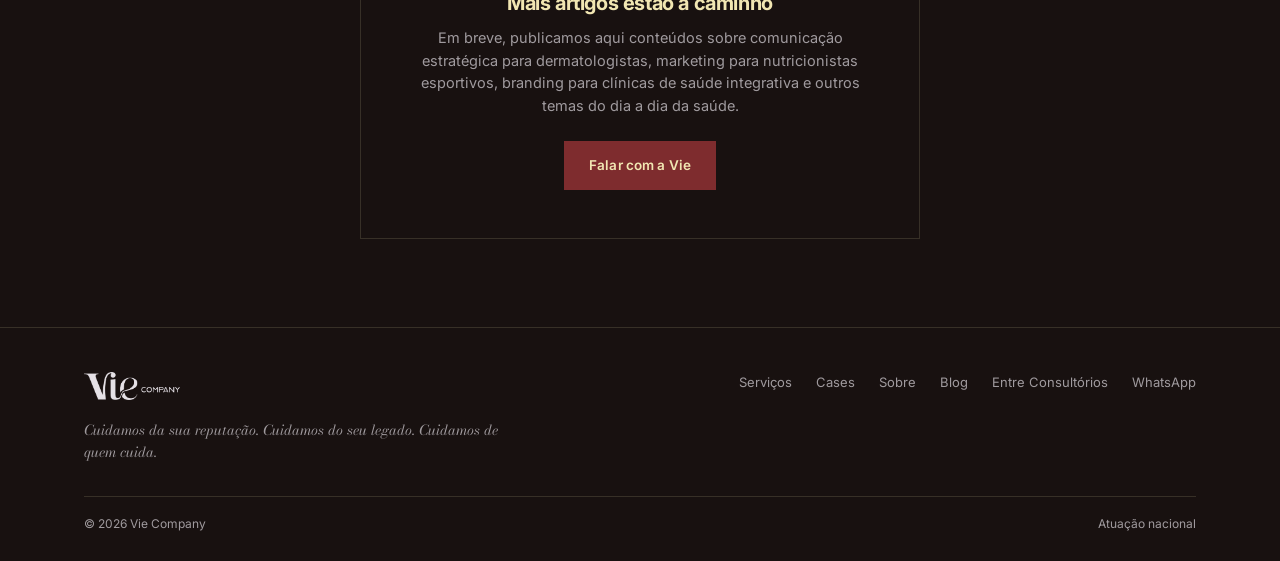
<file: blog.html>
<!DOCTYPE html>
<html lang="pt-BR">
<head>
<!-- Google Tag Manager -->
<script>(function(w,d,s,l,i){w[l]=w[l]||[];w[l].push({'gtm.start':
new Date().getTime(),event:'gtm.js'});var f=d.getElementsByTagName(s)[0],
j=d.createElement(s),dl=l!='dataLayer'?'&l='+l:'';j.async=true;j.src=
'https://www.googletagmanager.com/gtm.js?id='+i+dl;f.parentNode.insertBefore(j,f);
})(window,document,'script','dataLayer','GTM-5B8X9KQ9');</script>
<!-- End Google Tag Manager -->
<meta charset="UTF-8">
<meta name="viewport" content="width=device-width, initial-scale=1.0">
<title>Blog | Vie Company · Comunicação Estratégica para Saúde</title>
<meta name="description" content="Conteúdo sobre comunicação estratégica, personal branding e marketing médico para médicos, dentistas, nutricionistas, psicólogos e fisioterapeutas.">
<link rel="canonical" href="https://www.viecompany.com.br/blog.html">
<meta property="og:type" content="website">
<meta property="og:locale" content="pt_BR">
<meta property="og:site_name" content="Vie Company">
<meta property="og:title" content="Blog | Vie Company · Comunicação Estratégica para Saúde">
<meta property="og:description" content="Conteúdo sobre comunicação estratégica, personal branding e marketing médico para médicos, dentistas, nutricionistas, psicólogos e fisioterapeutas.">
<meta property="og:url" content="https://www.viecompany.com.br/blog.html">
<meta property="og:image" content="https://www.viecompany.com.br/assets/ambiente-sofa.jpg">
<meta name="twitter:card" content="summary_large_image">
<meta name="twitter:title" content="Blog | Vie Company · Comunicação Estratégica para Saúde">
<meta name="twitter:description" content="Conteúdo sobre comunicação estratégica, personal branding e marketing médico para médicos, dentistas, nutricionistas, psicólogos e fisioterapeutas.">
<meta name="twitter:image" content="https://www.viecompany.com.br/assets/ambiente-sofa.jpg">
<link rel="preconnect" href="https://fonts.googleapis.com">
<link rel="preconnect" href="https://fonts.gstatic.com" crossorigin>
<link href="https://fonts.googleapis.com/css2?family=Bodoni+Moda:ital,opsz,wght@0,6..96,400;0,6..96,500;0,6..96,600;0,6..96,700;1,6..96,500&family=Inter:wght@400;500;600;700&display=swap" rel="stylesheet">
<link rel="icon" href="/favicon.ico" sizes="any">
<link rel="icon" type="image/png" sizes="32x32" href="assets/favicon-32x32.png">
<link rel="icon" type="image/png" sizes="16x16" href="assets/favicon-16x16.png">
<link rel="apple-touch-icon" href="assets/apple-touch-icon.png">
<link rel="stylesheet" href="assets/css/style.css">
<script type="application/ld+json">
{
  "@context": "https://schema.org",
  "@type": "ProfessionalService",
  "name": "Vie Company",
  "url": "https://www.viecompany.com.br/",
  "logo": "https://www.viecompany.com.br/assets/logo-horizontal-branco.png",
  "image": "https://www.viecompany.com.br/assets/ambiente-sofa.jpg",
  "description": "Assessoria de marketing especializada na área da saúde: consultoria editorial, gestão comercial e performance, produção audiovisual e criação de marca para médicos, dentistas, profissionais da estética, nutricionistas e biomédicos.",
  "telephone": "+5521990338504",
  "areaServed": "BR",
  "address": {
    "@type": "PostalAddress",
    "addressCountry": "BR"
  }
}
</script>
</head>
<body>
<!-- Google Tag Manager (noscript) -->
<noscript><iframe src="https://www.googletagmanager.com/ns.html?id=GTM-5B8X9KQ9"
height="0" width="0" style="display:none;visibility:hidden"></iframe></noscript>
<!-- End Google Tag Manager (noscript) -->

<header>
  <nav class="nav">
    <a href="index.html" class="logo"><img src="assets/logo-horizontal-branco.png" alt="Vie Company" style="height:28px;width:auto;display:block;"></a>
    <div class="nav-links" id="navLinks">
      <a href="index.html#diagnose">Serviços</a>
      <a href="index.html#cases">Cases</a>
      <a href="index.html#sobre">Sobre</a>
      <a href="blog.html">Blog</a>
      <a href="entre-consultorios.html">Entre Consultórios</a>
      <a href="index.html#contato" class="btn btn-primary nav-cta">Falar com a Vie</a>
    </div>
    <button class="menu-toggle" id="menuToggle" aria-label="Abrir menu">
      <span></span><span></span><span></span>
    </button>
  </nav>
</header>

<section class="blog-hero">
  <div class="wrap">
    <span class="eyebrow">Blog Vie Company</span>
    <h1 style="margin-top:14px;font-size:clamp(30px,4.6vw,44px);">Reputação também se constrói com conteúdo.</h1>
    <p class="lede">Comunicação estratégica para quem cuida de pessoas, sem fórmula pronta, sem promessa de resultado.</p>
  </div>
</section>

<section class="blog-posts">
  <div class="wrap">
    <div class="section-head">
      <span class="eyebrow">Artigos</span>
      <h2>Últimas publicações</h2>
    </div>
    <div class="blog-grid">
      <a href="blog-como-atrair-pacientes-ideais.html" class="blog-card">
        <span class="stage">Topo de funil</span>
        <h3>Como atrair pacientes ideais</h3>
        <p>Mais seguidores não é mais pacientes. O que muda quando a comunicação tem direção.</p>
        <span class="read-more">Ler artigo
          <svg viewBox="0 0 24 24" fill="none" stroke="currentColor" stroke-width="2"><path d="M5 12h14M13 5l7 7-7 7"/></svg>
        </span>
      </a>
      <a href="blog-consultoria-editorial-para-medicos.html" class="blog-card">
        <span class="stage">Meio de funil</span>
        <h3>Consultoria editorial para médicos: o que é e como funciona</h3>
        <p>Produzir conteúdo não é o problema. A falta de direção, sim.</p>
        <span class="read-more">Ler artigo
          <svg viewBox="0 0 24 24" fill="none" stroke="currentColor" stroke-width="2"><path d="M5 12h14M13 5l7 7-7 7"/></svg>
        </span>
      </a>
      <a href="blog-personal-branding-para-dentistas.html" class="blog-card">
        <span class="stage">Fundo de funil</span>
        <h3>Personal branding para dentistas: por onde começar</h3>
        <p>Antes do primeiro paciente, a primeira impressão.</p>
        <span class="read-more">Ler artigo
          <svg viewBox="0 0 24 24" fill="none" stroke="currentColor" stroke-width="2"><path d="M5 12h14M13 5l7 7-7 7"/></svg>
        </span>
      </a>
      <a href="blog-black-friday-para-clinicas-e-consultorios.html" class="blog-card">
        <span class="stage">Sazonal</span>
        <h3>Black Friday para clínicas e consultórios: ofertas que cuidam</h3>
        <p>Como fazer Black Friday na saúde sem virar liquidação, com um checklist de compliance.</p>
        <span class="read-more">Ler artigo
          <svg viewBox="0 0 24 24" fill="none" stroke="currentColor" stroke-width="2"><path d="M5 12h14M13 5l7 7-7 7"/></svg>
        </span>
      </a>
    </div>
  </div>
</section>

<section class="blog-topics">
  <div class="wrap">
    <div class="section-head">
      <span class="eyebrow">O que você vai encontrar aqui</span>
      <h2>Por estágio de jornada</h2>
    </div>
    <div class="topic-grid">
      <div class="topic-card">
        <span class="stage">Topo de funil</span>
        <h3>Educação e atração</h3>
        <ul>
          <li>Como atrair pacientes ideais</li>
          <li>Erros de comunicação médica</li>
          <li>Personal branding para médicos</li>
        </ul>
      </div>
      <div class="topic-card">
        <span class="stage">Meio de funil</span>
        <h3>Autoridade e confiança</h3>
        <ul>
          <li>Assessoria de comunicação para saúde</li>
          <li>Consultoria editorial para médicos</li>
          <li>Gestão de redes sociais para clínicas</li>
        </ul>
      </div>
      <div class="topic-card">
        <span class="stage">Fundo de funil</span>
        <h3>Decisão e posicionamento</h3>
        <ul>
          <li>Agência de marketing médico</li>
          <li>Personal branding para dentistas</li>
          <li>Criação de marca para clínica de saúde</li>
        </ul>
      </div>
    </div>
  </div>
</section>

<section class="blog-empty">
  <div class="wrap">
    <div class="blog-empty-box">
      <h3>Mais artigos estão a caminho</h3>
      <p>Em breve, publicamos aqui conteúdos sobre comunicação estratégica para dermatologistas, marketing para nutricionistas esportivos, branding para clínicas de saúde integrativa e outros temas do dia a dia da saúde.</p>
      <a href="https://wa.me/5521990338504" class="btn btn-primary" target="_blank" rel="noopener">Falar com a Vie</a>
    </div>
  </div>
</section>

<footer>
  <div class="wrap">
    <div class="footer-grid">
      <div>
        <a href="index.html" class="logo"><img src="assets/logo-horizontal-branco.png" alt="Vie Company" style="height:28px;width:auto;display:block;"></a>
        <p class="footer-manifesto">Cuidamos da sua reputação. Cuidamos do seu legado. Cuidamos de quem cuida.</p>
      </div>
      <div class="footer-links">
        <a href="index.html#diagnose">Serviços</a>
        <a href="index.html#cases">Cases</a>
        <a href="index.html#sobre">Sobre</a>
        <a href="blog.html">Blog</a>
      <a href="entre-consultorios.html">Entre Consultórios</a>
        <a href="https://wa.me/5521990338504" target="_blank" rel="noopener">WhatsApp</a>
      </div>
    </div>
    <div class="footer-bottom">
      <span>© 2026 Vie Company</span>
      <span>Atuação nacional</span>
    </div>
  </div>
</footer>

<a href="https://wa.me/5521990338504" target="_blank" rel="noopener" class="wa-float" aria-label="Falar no WhatsApp">
  <svg width="28" height="28" viewBox="0 0 24 24" fill="#fff"><path d="M12.04 2C6.58 2 2.13 6.45 2.13 11.91c0 1.75.46 3.45 1.32 4.95L2 22l5.28-1.39c1.45.79 3.08 1.21 4.76 1.21h.01c5.46 0 9.91-4.45 9.91-9.91 0-2.65-1.03-5.14-2.9-7.01A9.816 9.816 0 0012.04 2zm5.83 14.05c-.24.68-1.4 1.32-1.94 1.4-.5.08-1.12.11-1.8-.11-.42-.13-.95-.31-1.65-.6-2.9-1.25-4.79-4.17-4.94-4.36-.14-.19-1.18-1.57-1.18-3 0-1.43.75-2.13 1.02-2.42.26-.29.57-.36.76-.36.19 0 .38 0 .55.01.18.01.41-.07.64.49.24.58.81 2 .88 2.15.07.15.11.32.02.51-.09.19-.14.31-.27.48-.14.17-.29.37-.41.5-.14.14-.28.3-.12.58.16.28.71 1.17 1.52 1.89 1.05.94 1.93 1.23 2.21 1.37.28.14.44.11.6-.07.16-.18.68-.79.87-1.06.18-.27.36-.22.6-.13.24.09 1.53.72 1.79.85.26.13.43.19.5.3.06.11.06.65-.18 1.32z"/></svg>
</a>

<script src="assets/js/main.js"></script>

</body>
</html>
</file>
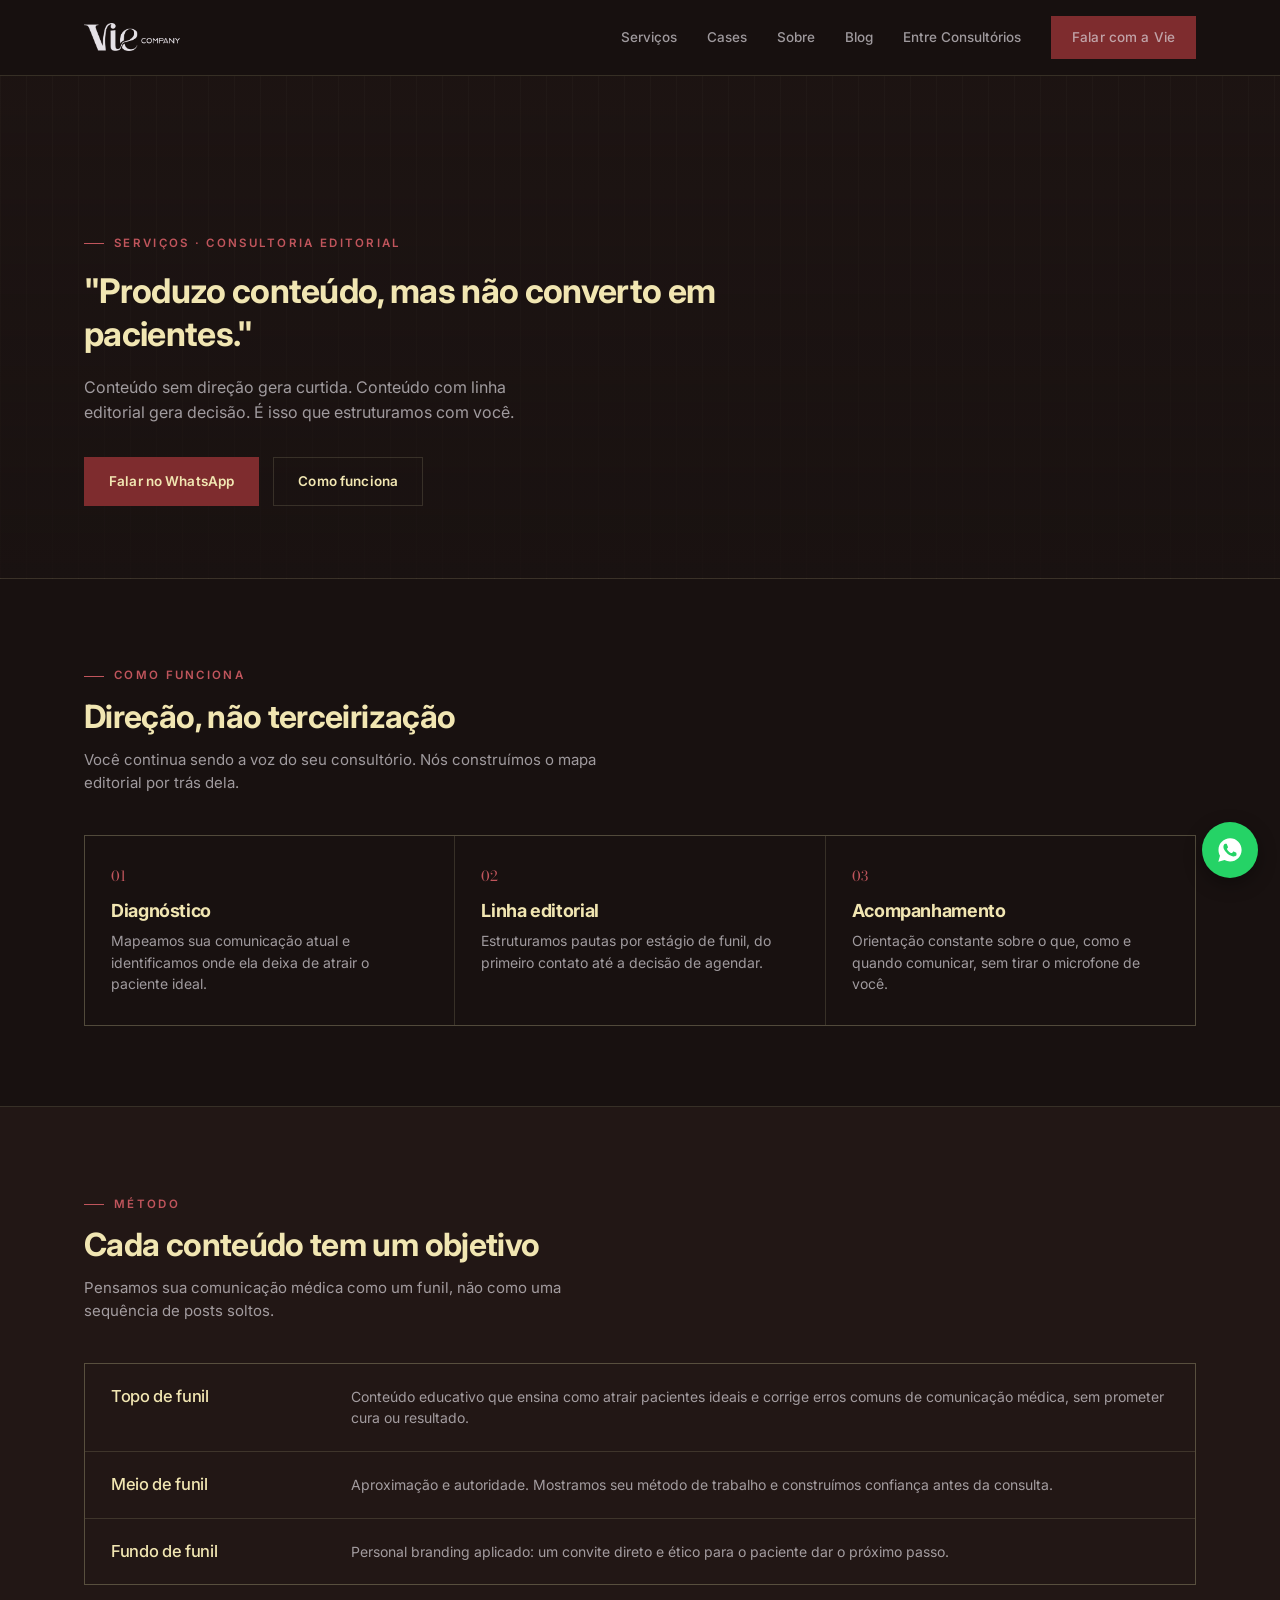
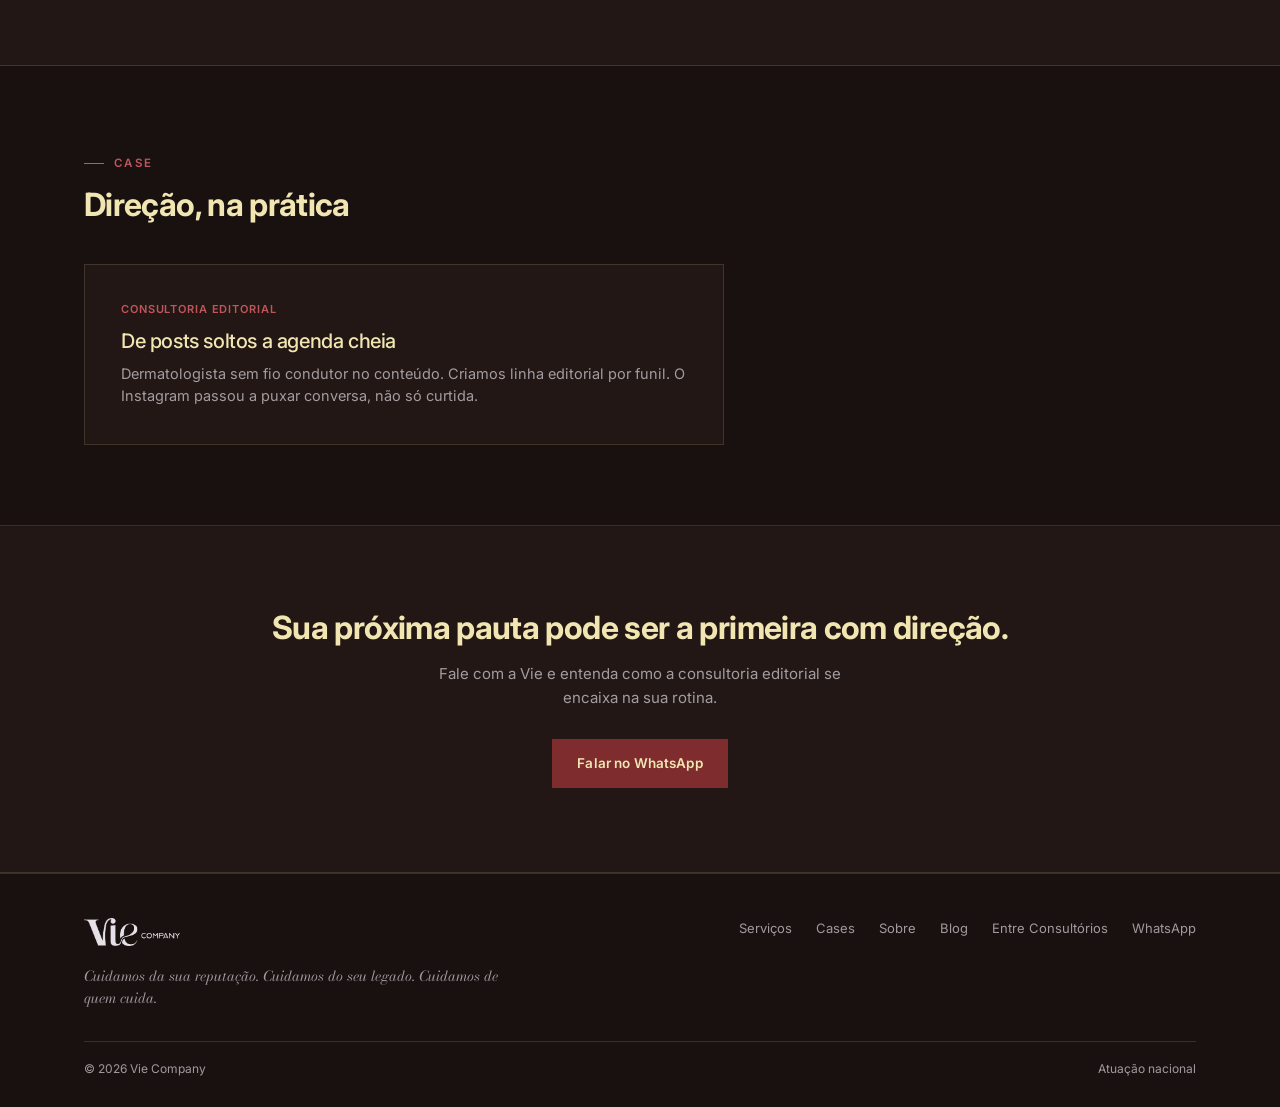
<file: consultoria-editorial.html>
<!DOCTYPE html>
<html lang="pt-BR">
<head>
<!-- Google Tag Manager -->
<script>(function(w,d,s,l,i){w[l]=w[l]||[];w[l].push({'gtm.start':
new Date().getTime(),event:'gtm.js'});var f=d.getElementsByTagName(s)[0],
j=d.createElement(s),dl=l!='dataLayer'?'&l='+l:'';j.async=true;j.src=
'https://www.googletagmanager.com/gtm.js?id='+i+dl;f.parentNode.insertBefore(j,f);
})(window,document,'script','dataLayer','GTM-5B8X9KQ9');</script>
<!-- End Google Tag Manager -->
<meta charset="UTF-8">
<meta name="viewport" content="width=device-width, initial-scale=1.0">
<title>Consultoria Editorial para Médicos | Vie Company</title>
<meta name="description" content="Consultoria editorial para médicos, dentistas e nutricionistas. Linha editorial por funil, sem prometer resultado.">
<link rel="canonical" href="https://www.viecompany.com.br/consultoria-editorial.html">
<meta property="og:type" content="website">
<meta property="og:locale" content="pt_BR">
<meta property="og:site_name" content="Vie Company">
<meta property="og:title" content="Consultoria Editorial para Médicos | Vie Company">
<meta property="og:description" content="Consultoria editorial para médicos, dentistas e nutricionistas. Linha editorial por funil, sem prometer resultado.">
<meta property="og:url" content="https://www.viecompany.com.br/consultoria-editorial.html">
<meta property="og:image" content="https://www.viecompany.com.br/assets/ambiente-sofa.jpg">
<meta name="twitter:card" content="summary_large_image">
<meta name="twitter:title" content="Consultoria Editorial para Médicos | Vie Company">
<meta name="twitter:description" content="Consultoria editorial para médicos, dentistas e nutricionistas. Linha editorial por funil, sem prometer resultado.">
<meta name="twitter:image" content="https://www.viecompany.com.br/assets/ambiente-sofa.jpg">
<link rel="preconnect" href="https://fonts.googleapis.com">
<link rel="preconnect" href="https://fonts.gstatic.com" crossorigin>
<link href="https://fonts.googleapis.com/css2?family=Bodoni+Moda:ital,opsz,wght@0,6..96,400;0,6..96,500;0,6..96,600;0,6..96,700;1,6..96,500&family=Inter:wght@400;500;600;700&display=swap" rel="stylesheet">
<link rel="icon" href="/favicon.ico" sizes="any">
<link rel="icon" type="image/png" sizes="32x32" href="assets/favicon-32x32.png">
<link rel="icon" type="image/png" sizes="16x16" href="assets/favicon-16x16.png">
<link rel="apple-touch-icon" href="assets/apple-touch-icon.png">
<link rel="stylesheet" href="assets/css/style.css">
<script type="application/ld+json">
{
  "@context": "https://schema.org",
  "@type": "ProfessionalService",
  "name": "Vie Company",
  "url": "https://www.viecompany.com.br/",
  "logo": "https://www.viecompany.com.br/assets/logo-horizontal-branco.png",
  "image": "https://www.viecompany.com.br/assets/ambiente-sofa.jpg",
  "description": "Assessoria de marketing especializada na área da saúde: consultoria editorial, gestão comercial e performance, produção audiovisual e criação de marca para médicos, dentistas, profissionais da estética, nutricionistas e biomédicos.",
  "telephone": "+5521990338504",
  "areaServed": "BR",
  "address": {
    "@type": "PostalAddress",
    "addressCountry": "BR"
  }
}
</script>
</head>
<body>
<!-- Google Tag Manager (noscript) -->
<noscript><iframe src="https://www.googletagmanager.com/ns.html?id=GTM-5B8X9KQ9"
height="0" width="0" style="display:none;visibility:hidden"></iframe></noscript>
<!-- End Google Tag Manager (noscript) -->

<header>
  <nav class="nav">
    <a href="index.html" class="logo"><img src="assets/logo-horizontal-branco.png" alt="Vie Company" style="height:28px;width:auto;display:block;"></a>
    <div class="nav-links" id="navLinks">
      <a href="index.html#diagnose">Serviços</a>
      <a href="index.html#cases">Cases</a>
      <a href="index.html#sobre">Sobre</a>
      <a href="blog.html">Blog</a>
      <a href="entre-consultorios.html">Entre Consultórios</a>
      <a href="index.html#contato" class="btn btn-primary nav-cta">Falar com a Vie</a>
    </div>
    <button class="menu-toggle" id="menuToggle" aria-label="Abrir menu">
      <span></span><span></span><span></span>
    </button>
  </nav>
</header>

<section class="service-hero">
  <div class="wrap">
    <span class="eyebrow">Serviços · Consultoria Editorial</span>
    <h1 class="quote">"Produzo conteúdo, mas não converto em pacientes."</h1>
    <p class="lede">Conteúdo sem direção gera curtida. Conteúdo com linha editorial gera decisão. É isso que estruturamos com você.</p>
    <div class="hero-actions">
      <a href="https://wa.me/5521990338504" class="btn btn-primary" target="_blank" rel="noopener">Falar no WhatsApp</a>
      <a href="#como-funciona" class="btn btn-ghost">Como funciona</a>
    </div>
  </div>
</section>

<section class="service-block" id="como-funciona">
  <div class="wrap">
    <div class="service-block-head">
      <span class="eyebrow">Como funciona</span>
      <h2>Direção, não terceirização</h2>
      <p>Você continua sendo a voz do seu consultório. Nós construímos o mapa editorial por trás dela.</p>
    </div>
    <div class="service-steps">
      <div class="service-step">
        <span class="num">01</span>
        <h3>Diagnóstico</h3>
        <p>Mapeamos sua comunicação atual e identificamos onde ela deixa de atrair o paciente ideal.</p>
      </div>
      <div class="service-step">
        <span class="num">02</span>
        <h3>Linha editorial</h3>
        <p>Estruturamos pautas por estágio de funil, do primeiro contato até a decisão de agendar.</p>
      </div>
      <div class="service-step">
        <span class="num">03</span>
        <h3>Acompanhamento</h3>
        <p>Orientação constante sobre o que, como e quando comunicar, sem tirar o microfone de você.</p>
      </div>
    </div>
  </div>
</section>

<section class="service-block alt">
  <div class="wrap">
    <div class="service-block-head">
      <span class="eyebrow">Método</span>
      <h2>Cada conteúdo tem um objetivo</h2>
      <p>Pensamos sua comunicação médica como um funil, não como uma sequência de posts soltos.</p>
    </div>
    <div class="service-list">
      <div class="service-list-item">
        <h4>Topo de funil</h4>
        <p>Conteúdo educativo que ensina como atrair pacientes ideais e corrige erros comuns de comunicação médica, sem prometer cura ou resultado.</p>
      </div>
      <div class="service-list-item">
        <h4>Meio de funil</h4>
        <p>Aproximação e autoridade. Mostramos seu método de trabalho e construímos confiança antes da consulta.</p>
      </div>
      <div class="service-list-item">
        <h4>Fundo de funil</h4>
        <p>Personal branding aplicado: um convite direto e ético para o paciente dar o próximo passo.</p>
      </div>
    </div>
  </div>
</section>

<section class="service-block">
  <div class="wrap">
    <div class="service-block-head">
      <span class="eyebrow">Case</span>
      <h2>Direção, na prática</h2>
    </div>
    <div class="service-case">
      <span class="tag">Consultoria Editorial</span>
      <h4>De posts soltos a agenda cheia</h4>
      <p>Dermatologista sem fio condutor no conteúdo. Criamos linha editorial por funil. O Instagram passou a puxar conversa, não só curtida.</p>
    </div>
  </div>
</section>

<section class="final-cta">
  <div class="wrap">
    <h2>Sua próxima pauta pode ser a primeira com direção.</h2>
    <p>Fale com a Vie e entenda como a consultoria editorial se encaixa na sua rotina.</p>
    <a href="https://wa.me/5521990338504" class="btn btn-primary" target="_blank" rel="noopener">Falar no WhatsApp</a>
  </div>
</section>

<footer>
  <div class="wrap">
    <div class="footer-grid">
      <div>
        <a href="index.html" class="logo"><img src="assets/logo-horizontal-branco.png" alt="Vie Company" style="height:28px;width:auto;display:block;"></a>
        <p class="footer-manifesto">Cuidamos da sua reputação. Cuidamos do seu legado. Cuidamos de quem cuida.</p>
      </div>
      <div class="footer-links">
        <a href="index.html#diagnose">Serviços</a>
        <a href="index.html#cases">Cases</a>
        <a href="index.html#sobre">Sobre</a>
        <a href="blog.html">Blog</a>
      <a href="entre-consultorios.html">Entre Consultórios</a>
        <a href="https://wa.me/5521990338504" target="_blank" rel="noopener">WhatsApp</a>
      </div>
    </div>
    <div class="footer-bottom">
      <span>© 2026 Vie Company</span>
      <span>Atuação nacional</span>
    </div>
  </div>
</footer>

<a href="https://wa.me/5521990338504" target="_blank" rel="noopener" class="wa-float" aria-label="Falar no WhatsApp">
  <svg width="28" height="28" viewBox="0 0 24 24" fill="#fff"><path d="M12.04 2C6.58 2 2.13 6.45 2.13 11.91c0 1.75.46 3.45 1.32 4.95L2 22l5.28-1.39c1.45.79 3.08 1.21 4.76 1.21h.01c5.46 0 9.91-4.45 9.91-9.91 0-2.65-1.03-5.14-2.9-7.01A9.816 9.816 0 0012.04 2zm5.83 14.05c-.24.68-1.4 1.32-1.94 1.4-.5.08-1.12.11-1.8-.11-.42-.13-.95-.31-1.65-.6-2.9-1.25-4.79-4.17-4.94-4.36-.14-.19-1.18-1.57-1.18-3 0-1.43.75-2.13 1.02-2.42.26-.29.57-.36.76-.36.19 0 .38 0 .55.01.18.01.41-.07.64.49.24.58.81 2 .88 2.15.07.15.11.32.02.51-.09.19-.14.31-.27.48-.14.17-.29.37-.41.5-.14.14-.28.3-.12.58.16.28.71 1.17 1.52 1.89 1.05.94 1.93 1.23 2.21 1.37.28.14.44.11.6-.07.16-.18.68-.79.87-1.06.18-.27.36-.22.6-.13.24.09 1.53.72 1.79.85.26.13.43.19.5.3.06.11.06.65-.18 1.32z"/></svg>
</a>

<script src="assets/js/main.js"></script>

</body>
</html>
</file>
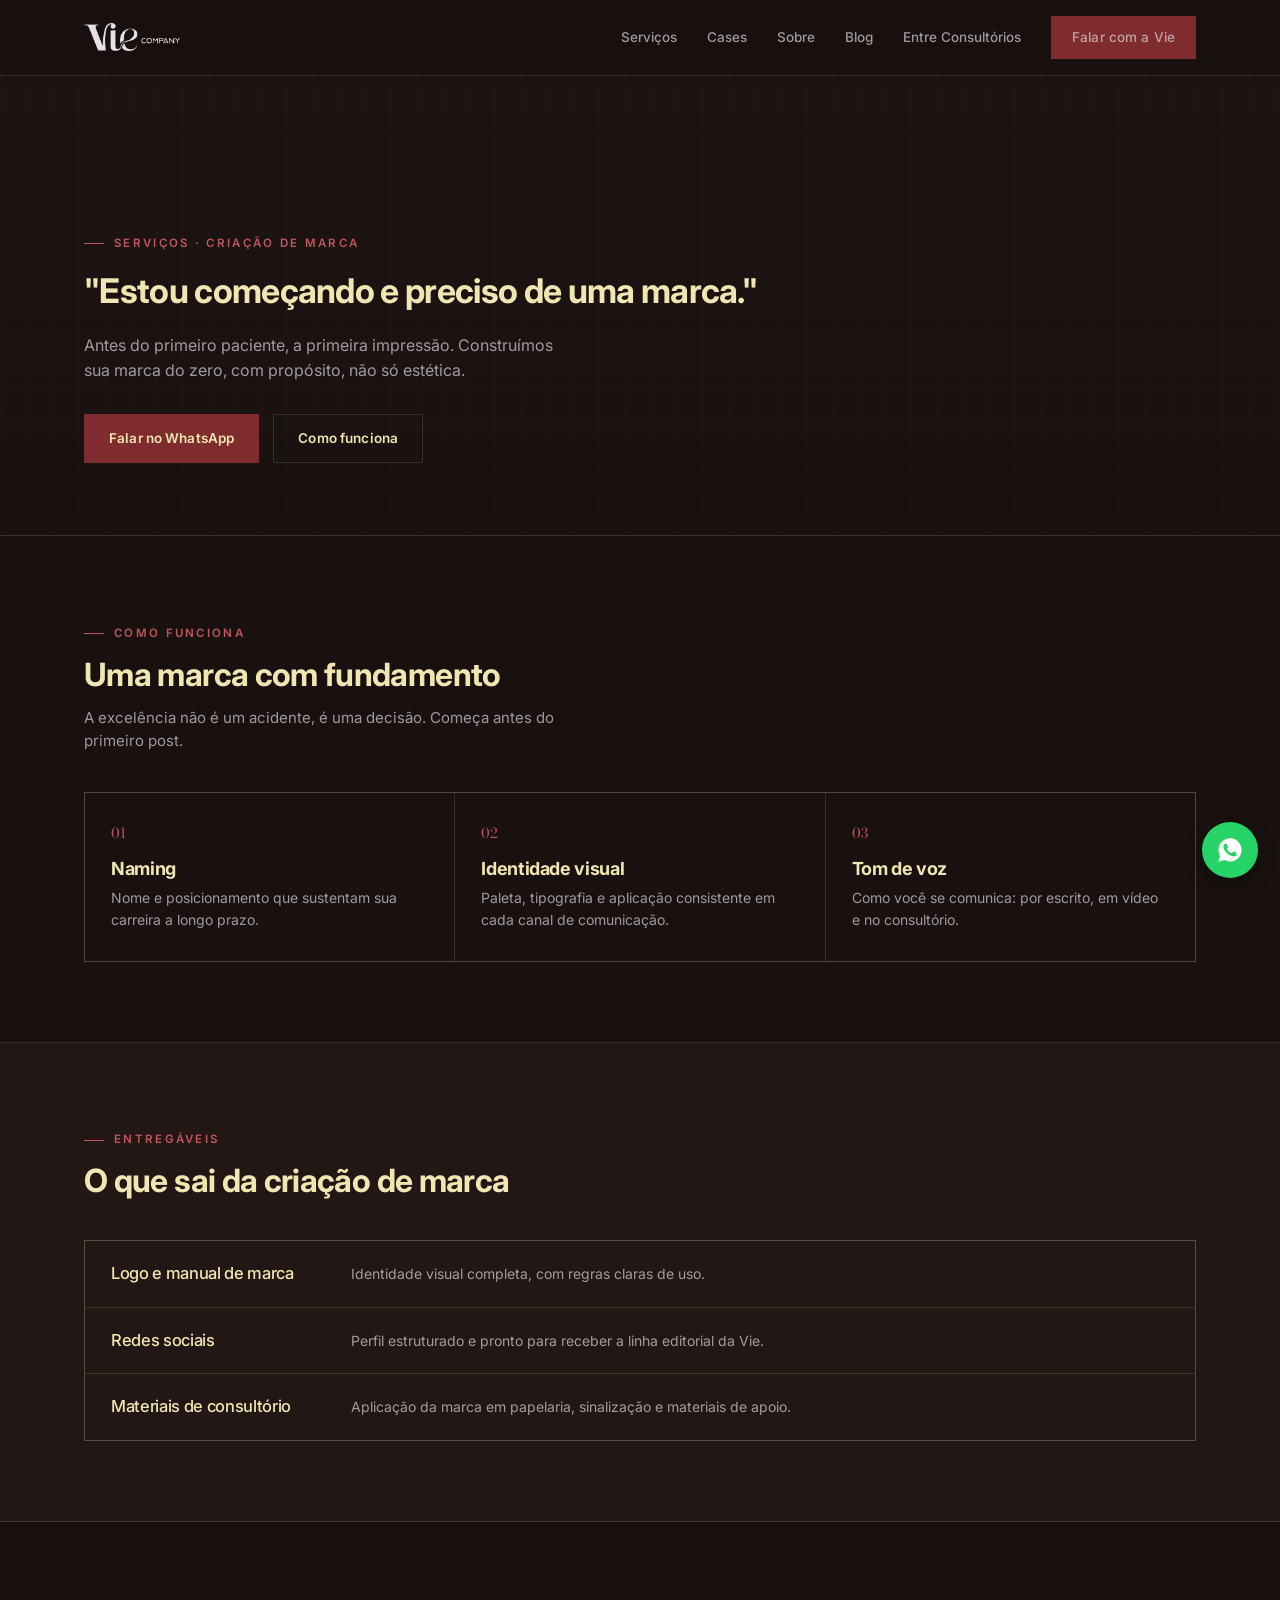
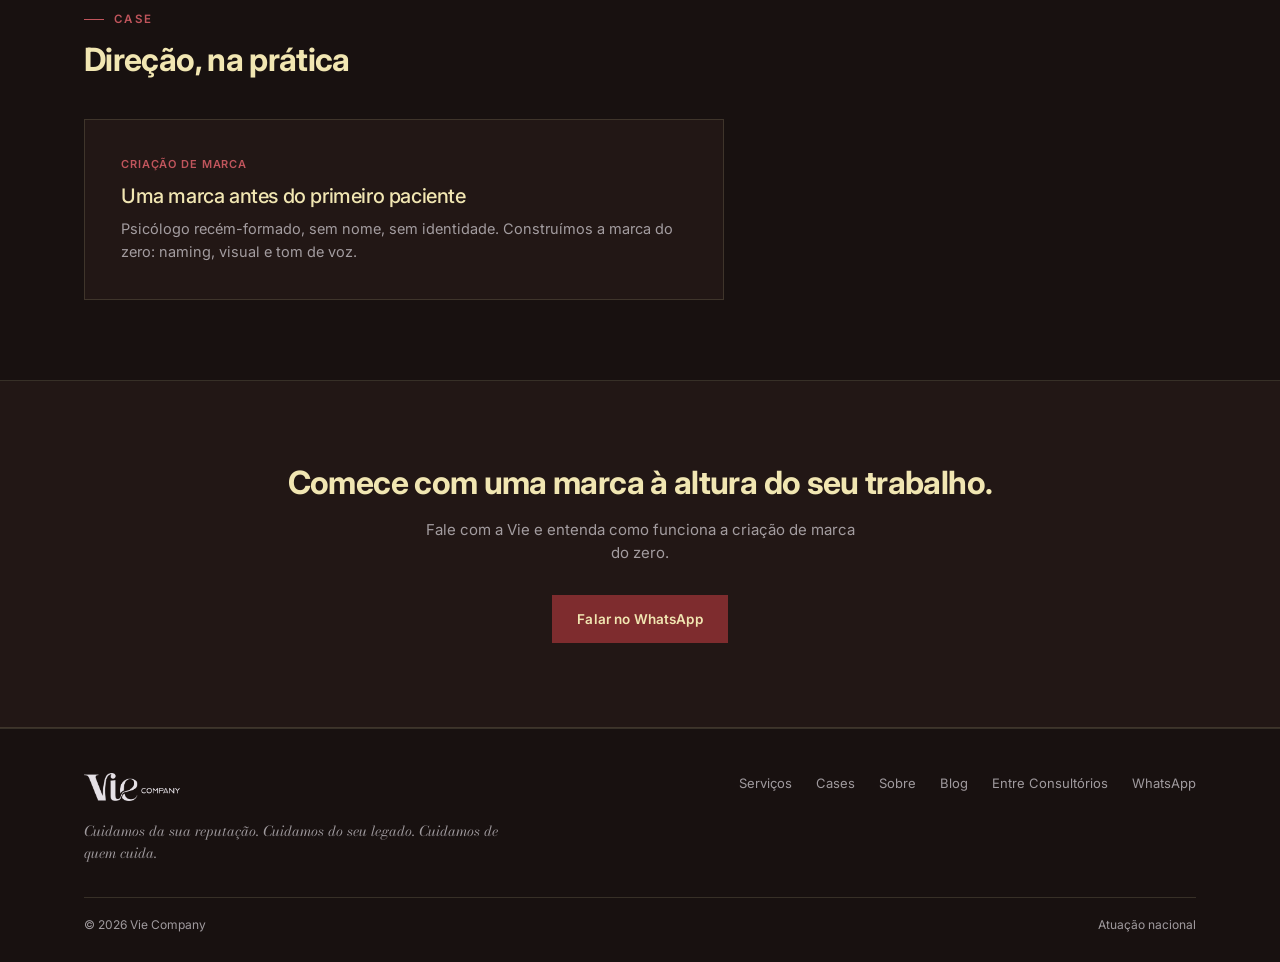
<file: criacao-de-marca.html>
<!DOCTYPE html>
<html lang="pt-BR">
<head>
<!-- Google Tag Manager -->
<script>(function(w,d,s,l,i){w[l]=w[l]||[];w[l].push({'gtm.start':
new Date().getTime(),event:'gtm.js'});var f=d.getElementsByTagName(s)[0],
j=d.createElement(s),dl=l!='dataLayer'?'&l='+l:'';j.async=true;j.src=
'https://www.googletagmanager.com/gtm.js?id='+i+dl;f.parentNode.insertBefore(j,f);
})(window,document,'script','dataLayer','GTM-5B8X9KQ9');</script>
<!-- End Google Tag Manager -->
<meta charset="UTF-8">
<meta name="viewport" content="width=device-width, initial-scale=1.0">
<title>Criação de Marca para Clínicas de Saúde | Vie Company</title>
<meta name="description" content="Naming, identidade visual e tom de voz para médicos, dentistas, nutricionistas e psicólogos. Criação de marca para clínica de saúde, do zero.">
<link rel="canonical" href="https://www.viecompany.com.br/criacao-de-marca.html">
<meta property="og:type" content="website">
<meta property="og:locale" content="pt_BR">
<meta property="og:site_name" content="Vie Company">
<meta property="og:title" content="Criação de Marca para Clínicas de Saúde | Vie Company">
<meta property="og:description" content="Naming, identidade visual e tom de voz para médicos, dentistas, nutricionistas e psicólogos. Criação de marca para clínica de saúde, do zero.">
<meta property="og:url" content="https://www.viecompany.com.br/criacao-de-marca.html">
<meta property="og:image" content="https://www.viecompany.com.br/assets/ambiente-sofa.jpg">
<meta name="twitter:card" content="summary_large_image">
<meta name="twitter:title" content="Criação de Marca para Clínicas de Saúde | Vie Company">
<meta name="twitter:description" content="Naming, identidade visual e tom de voz para médicos, dentistas, nutricionistas e psicólogos. Criação de marca para clínica de saúde, do zero.">
<meta name="twitter:image" content="https://www.viecompany.com.br/assets/ambiente-sofa.jpg">
<link rel="preconnect" href="https://fonts.googleapis.com">
<link rel="preconnect" href="https://fonts.gstatic.com" crossorigin>
<link href="https://fonts.googleapis.com/css2?family=Bodoni+Moda:ital,opsz,wght@0,6..96,400;0,6..96,500;0,6..96,600;0,6..96,700;1,6..96,500&family=Inter:wght@400;500;600;700&display=swap" rel="stylesheet">
<link rel="icon" href="/favicon.ico" sizes="any">
<link rel="icon" type="image/png" sizes="32x32" href="assets/favicon-32x32.png">
<link rel="icon" type="image/png" sizes="16x16" href="assets/favicon-16x16.png">
<link rel="apple-touch-icon" href="assets/apple-touch-icon.png">
<link rel="stylesheet" href="assets/css/style.css">
<script type="application/ld+json">
{
  "@context": "https://schema.org",
  "@type": "ProfessionalService",
  "name": "Vie Company",
  "url": "https://www.viecompany.com.br/",
  "logo": "https://www.viecompany.com.br/assets/logo-horizontal-branco.png",
  "image": "https://www.viecompany.com.br/assets/ambiente-sofa.jpg",
  "description": "Assessoria de marketing especializada na área da saúde: consultoria editorial, gestão comercial e performance, produção audiovisual e criação de marca para médicos, dentistas, profissionais da estética, nutricionistas e biomédicos.",
  "telephone": "+5521990338504",
  "areaServed": "BR",
  "address": {
    "@type": "PostalAddress",
    "addressCountry": "BR"
  }
}
</script>
</head>
<body>
<!-- Google Tag Manager (noscript) -->
<noscript><iframe src="https://www.googletagmanager.com/ns.html?id=GTM-5B8X9KQ9"
height="0" width="0" style="display:none;visibility:hidden"></iframe></noscript>
<!-- End Google Tag Manager (noscript) -->

<header>
  <nav class="nav">
    <a href="index.html" class="logo"><img src="assets/logo-horizontal-branco.png" alt="Vie Company" style="height:28px;width:auto;display:block;"></a>
    <div class="nav-links" id="navLinks">
      <a href="index.html#diagnose">Serviços</a>
      <a href="index.html#cases">Cases</a>
      <a href="index.html#sobre">Sobre</a>
      <a href="blog.html">Blog</a>
      <a href="entre-consultorios.html">Entre Consultórios</a>
      <a href="index.html#contato" class="btn btn-primary nav-cta">Falar com a Vie</a>
    </div>
    <button class="menu-toggle" id="menuToggle" aria-label="Abrir menu">
      <span></span><span></span><span></span>
    </button>
  </nav>
</header>

<section class="service-hero">
  <div class="wrap">
    <span class="eyebrow">Serviços · Criação de Marca</span>
    <h1 class="quote">"Estou começando e preciso de uma marca."</h1>
    <p class="lede">Antes do primeiro paciente, a primeira impressão. Construímos sua marca do zero, com propósito, não só estética.</p>
    <div class="hero-actions">
      <a href="https://wa.me/5521990338504" class="btn btn-primary" target="_blank" rel="noopener">Falar no WhatsApp</a>
      <a href="#como-funciona" class="btn btn-ghost">Como funciona</a>
    </div>
  </div>
</section>

<section class="service-block" id="como-funciona">
  <div class="wrap">
    <div class="service-block-head">
      <span class="eyebrow">Como funciona</span>
      <h2>Uma marca com fundamento</h2>
      <p>A excelência não é um acidente, é uma decisão. Começa antes do primeiro post.</p>
    </div>
    <div class="service-steps">
      <div class="service-step">
        <span class="num">01</span>
        <h3>Naming</h3>
        <p>Nome e posicionamento que sustentam sua carreira a longo prazo.</p>
      </div>
      <div class="service-step">
        <span class="num">02</span>
        <h3>Identidade visual</h3>
        <p>Paleta, tipografia e aplicação consistente em cada canal de comunicação.</p>
      </div>
      <div class="service-step">
        <span class="num">03</span>
        <h3>Tom de voz</h3>
        <p>Como você se comunica: por escrito, em vídeo e no consultório.</p>
      </div>
    </div>
  </div>
</section>

<section class="service-block alt">
  <div class="wrap">
    <div class="service-block-head">
      <span class="eyebrow">Entregáveis</span>
      <h2>O que sai da criação de marca</h2>
    </div>
    <div class="service-list">
      <div class="service-list-item">
        <h4>Logo e manual de marca</h4>
        <p>Identidade visual completa, com regras claras de uso.</p>
      </div>
      <div class="service-list-item">
        <h4>Redes sociais</h4>
        <p>Perfil estruturado e pronto para receber a linha editorial da Vie.</p>
      </div>
      <div class="service-list-item">
        <h4>Materiais de consultório</h4>
        <p>Aplicação da marca em papelaria, sinalização e materiais de apoio.</p>
      </div>
    </div>
  </div>
</section>

<section class="service-block">
  <div class="wrap">
    <div class="service-block-head">
      <span class="eyebrow">Case</span>
      <h2>Direção, na prática</h2>
    </div>
    <div class="service-case">
      <span class="tag">Criação de Marca</span>
      <h4>Uma marca antes do primeiro paciente</h4>
      <p>Psicólogo recém-formado, sem nome, sem identidade. Construímos a marca do zero: naming, visual e tom de voz.</p>
    </div>
  </div>
</section>

<section class="final-cta">
  <div class="wrap">
    <h2>Comece com uma marca à altura do seu trabalho.</h2>
    <p>Fale com a Vie e entenda como funciona a criação de marca do zero.</p>
    <a href="https://wa.me/5521990338504" class="btn btn-primary" target="_blank" rel="noopener">Falar no WhatsApp</a>
  </div>
</section>

<footer>
  <div class="wrap">
    <div class="footer-grid">
      <div>
        <a href="index.html" class="logo"><img src="assets/logo-horizontal-branco.png" alt="Vie Company" style="height:28px;width:auto;display:block;"></a>
        <p class="footer-manifesto">Cuidamos da sua reputação. Cuidamos do seu legado. Cuidamos de quem cuida.</p>
      </div>
      <div class="footer-links">
        <a href="index.html#diagnose">Serviços</a>
        <a href="index.html#cases">Cases</a>
        <a href="index.html#sobre">Sobre</a>
        <a href="blog.html">Blog</a>
      <a href="entre-consultorios.html">Entre Consultórios</a>
        <a href="https://wa.me/5521990338504" target="_blank" rel="noopener">WhatsApp</a>
      </div>
    </div>
    <div class="footer-bottom">
      <span>© 2026 Vie Company</span>
      <span>Atuação nacional</span>
    </div>
  </div>
</footer>

<a href="https://wa.me/5521990338504" target="_blank" rel="noopener" class="wa-float" aria-label="Falar no WhatsApp">
  <svg width="28" height="28" viewBox="0 0 24 24" fill="#fff"><path d="M12.04 2C6.58 2 2.13 6.45 2.13 11.91c0 1.75.46 3.45 1.32 4.95L2 22l5.28-1.39c1.45.79 3.08 1.21 4.76 1.21h.01c5.46 0 9.91-4.45 9.91-9.91 0-2.65-1.03-5.14-2.9-7.01A9.816 9.816 0 0012.04 2zm5.83 14.05c-.24.68-1.4 1.32-1.94 1.4-.5.08-1.12.11-1.8-.11-.42-.13-.95-.31-1.65-.6-2.9-1.25-4.79-4.17-4.94-4.36-.14-.19-1.18-1.57-1.18-3 0-1.43.75-2.13 1.02-2.42.26-.29.57-.36.76-.36.19 0 .38 0 .55.01.18.01.41-.07.64.49.24.58.81 2 .88 2.15.07.15.11.32.02.51-.09.19-.14.31-.27.48-.14.17-.29.37-.41.5-.14.14-.28.3-.12.58.16.28.71 1.17 1.52 1.89 1.05.94 1.93 1.23 2.21 1.37.28.14.44.11.6-.07.16-.18.68-.79.87-1.06.18-.27.36-.22.6-.13.24.09 1.53.72 1.79.85.26.13.43.19.5.3.06.11.06.65-.18 1.32z"/></svg>
</a>

<script src="assets/js/main.js"></script>

</body>
</html>
</file>
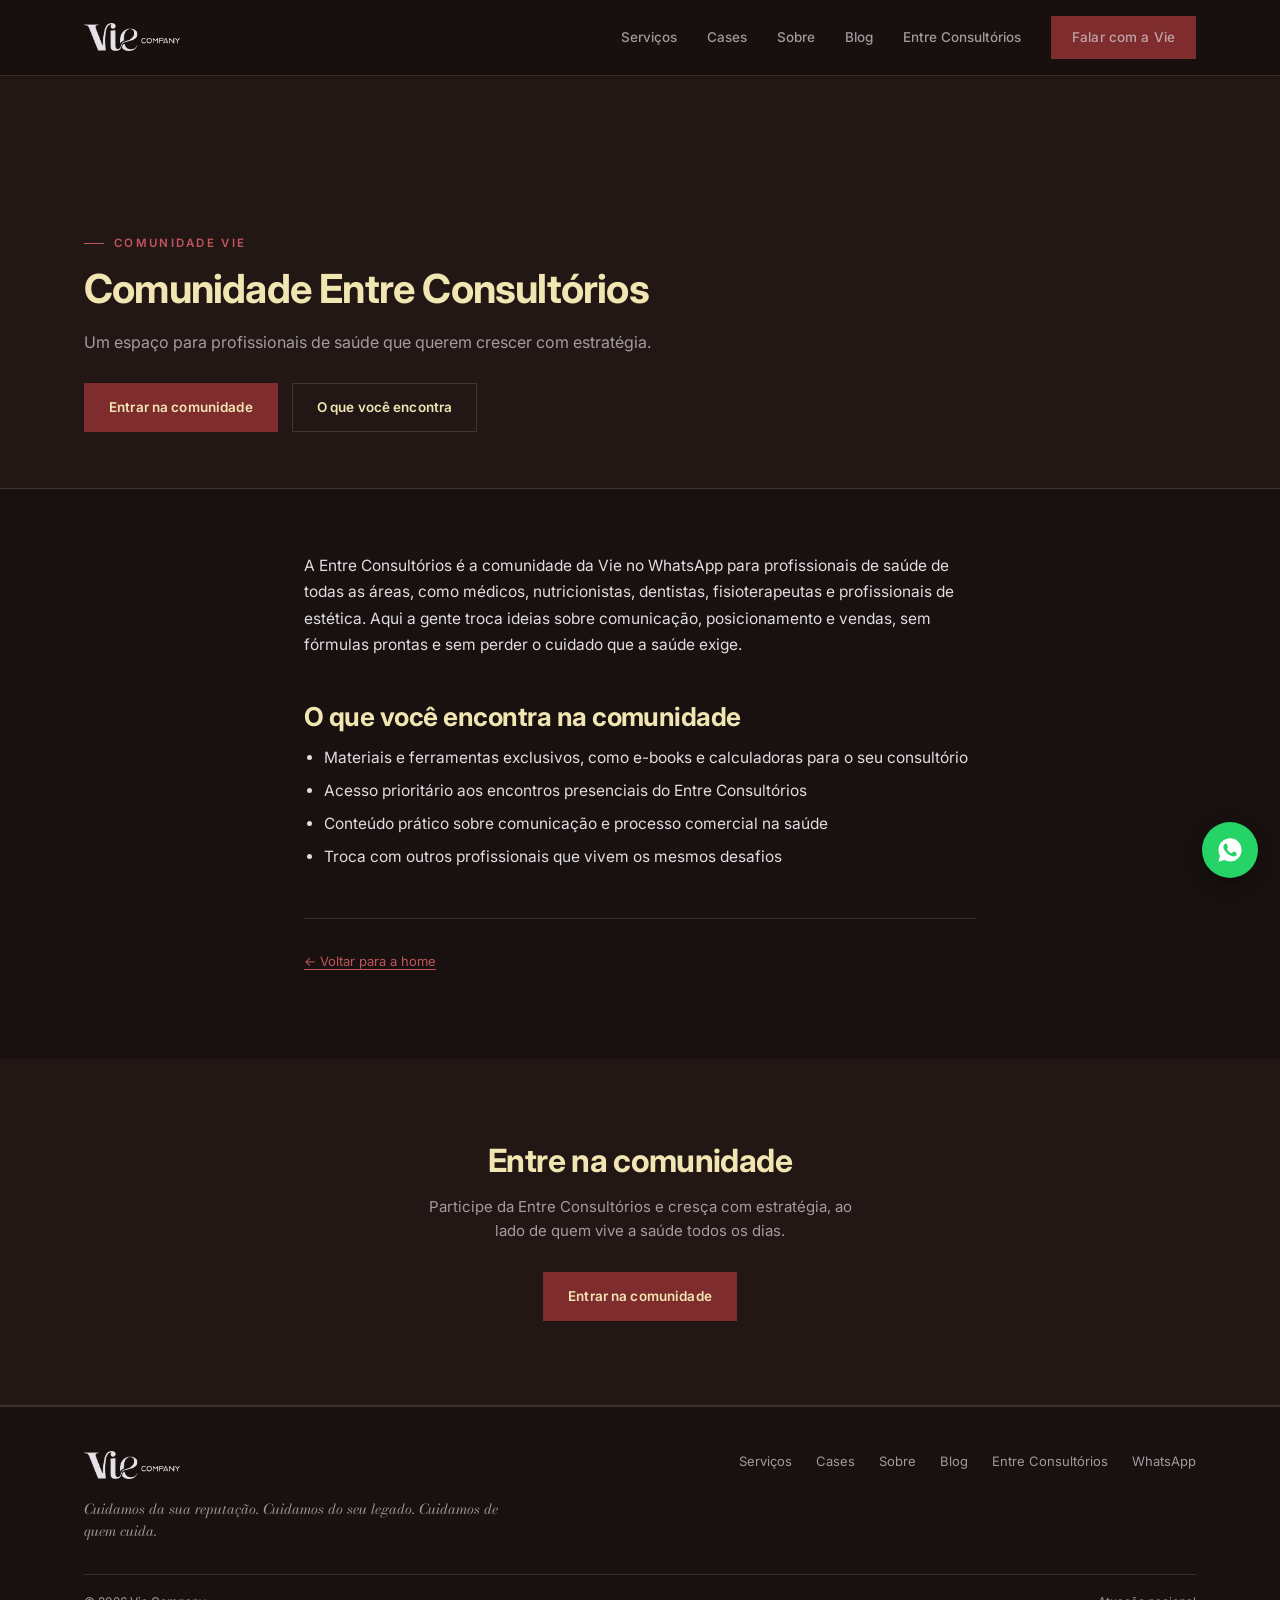
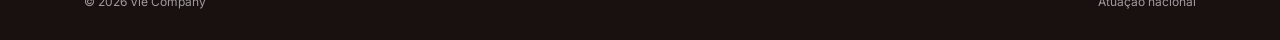
<file: entre-consultorios.html>
<!DOCTYPE html>
<html lang="pt-BR">
<head>
<!-- Google Tag Manager -->
<script>(function(w,d,s,l,i){w[l]=w[l]||[];w[l].push({'gtm.start':
new Date().getTime(),event:'gtm.js'});var f=d.getElementsByTagName(s)[0],
j=d.createElement(s),dl=l!='dataLayer'?'&l='+l:'';j.async=true;j.src=
'https://www.googletagmanager.com/gtm.js?id='+i+dl;f.parentNode.insertBefore(j,f);
})(window,document,'script','dataLayer','GTM-5B8X9KQ9');</script>
<!-- End Google Tag Manager -->
<meta charset="UTF-8">
<meta name="viewport" content="width=device-width, initial-scale=1.0">
<title>Comunidade Entre Consultórios | Vie Company</title>
<meta name="description" content="A comunidade da Vie no WhatsApp para profissionais de saúde trocarem sobre comunicação, posicionamento e vendas, com acesso a materiais e encontros exclusivos.">
<link rel="canonical" href="https://www.viecompany.com.br/entre-consultorios.html">
<link rel="icon" href="/favicon.ico" sizes="any">
<link rel="icon" type="image/png" sizes="32x32" href="assets/favicon-32x32.png">
<link rel="icon" type="image/png" sizes="16x16" href="assets/favicon-16x16.png">
<link rel="apple-touch-icon" href="assets/apple-touch-icon.png">
<meta property="og:type" content="website">
<meta property="og:locale" content="pt_BR">
<meta property="og:site_name" content="Vie Company">
<meta property="og:title" content="Comunidade Entre Consultórios">
<meta property="og:description" content="A comunidade da Vie no WhatsApp para profissionais de saúde trocarem sobre comunicação, posicionamento e vendas, com acesso a materiais e encontros exclusivos.">
<meta property="og:url" content="https://www.viecompany.com.br/entre-consultorios.html">
<meta property="og:image" content="https://www.viecompany.com.br/assets/ambiente-sofa.jpg">
<meta name="twitter:card" content="summary_large_image">
<meta name="twitter:title" content="Comunidade Entre Consultórios">
<meta name="twitter:description" content="A comunidade da Vie no WhatsApp para profissionais de saúde trocarem sobre comunicação, posicionamento e vendas, com acesso a materiais e encontros exclusivos.">
<meta name="twitter:image" content="https://www.viecompany.com.br/assets/ambiente-sofa.jpg">
<link rel="preconnect" href="https://fonts.googleapis.com">
<link rel="preconnect" href="https://fonts.gstatic.com" crossorigin>
<link href="https://fonts.googleapis.com/css2?family=Bodoni+Moda:ital,opsz,wght@0,6..96,400;0,6..96,500;0,6..96,600;0,6..96,700;1,6..96,500&family=Inter:wght@400;500;600;700&display=swap" rel="stylesheet">
<link rel="stylesheet" href="assets/css/style.css">
<script type="application/ld+json">
{
  "@context": "https://schema.org",
  "@type": "ProfessionalService",
  "name": "Vie Company",
  "url": "https://www.viecompany.com.br/",
  "logo": "https://www.viecompany.com.br/assets/logo-horizontal-branco.png",
  "image": "https://www.viecompany.com.br/assets/ambiente-sofa.jpg",
  "description": "Assessoria de marketing especializada na área da saúde: consultoria editorial, gestão comercial e performance, produção audiovisual e criação de marca para médicos, dentistas, profissionais da estética, nutricionistas e biomédicos.",
  "telephone": "+5521990338504",
  "areaServed": "BR",
  "address": {
    "@type": "PostalAddress",
    "addressCountry": "BR"
  }
}
</script>
</head>
<body>
<!-- Google Tag Manager (noscript) -->
<noscript><iframe src="https://www.googletagmanager.com/ns.html?id=GTM-5B8X9KQ9"
height="0" width="0" style="display:none;visibility:hidden"></iframe></noscript>
<!-- End Google Tag Manager (noscript) -->

<header>
  <nav class="nav">
    <a href="index.html" class="logo"><img src="assets/logo-horizontal-branco.png" alt="Vie Company" style="height:28px;width:auto;display:block;"></a>
    <div class="nav-links" id="navLinks">
      <a href="index.html#diagnose">Serviços</a>
      <a href="index.html#cases">Cases</a>
      <a href="index.html#sobre">Sobre</a>
      <a href="blog.html">Blog</a>
      <a href="entre-consultorios.html">Entre Consultórios</a>
      <a href="index.html#contato" class="btn btn-primary nav-cta">Falar com a Vie</a>
    </div>
    <button class="menu-toggle" id="menuToggle" aria-label="Abrir menu">
      <span></span><span></span><span></span>
    </button>
  </nav>
</header>

<section class="article-hero">
  <div class="wrap">
    <span class="eyebrow">Comunidade Vie</span>
    <h1>Comunidade Entre Consultórios</h1>
    <p class="lede">Um espaço para profissionais de saúde que querem crescer com estratégia.</p>
    <div class="hero-actions" style="margin-top:28px;">
      <a href="https://chat.whatsapp.com/ENoyrziFSyLEBLcAub4ZPs" class="btn btn-primary" target="_blank" rel="noopener">Entrar na comunidade</a>
      <a href="#o-que-voce-encontra" class="btn btn-ghost">O que você encontra</a>
    </div>
  </div>
</section>

<article class="article-body">
  <div class="wrap">
    <p>A Entre Consultórios é a comunidade da Vie no WhatsApp para profissionais de saúde de todas as áreas, como médicos, nutricionistas, dentistas, fisioterapeutas e profissionais de estética. Aqui a gente troca ideias sobre comunicação, posicionamento e vendas, sem fórmulas prontas e sem perder o cuidado que a saúde exige.</p>

    <h2 id="o-que-voce-encontra">O que você encontra na comunidade</h2>
    <ul>
      <li>Materiais e ferramentas exclusivos, como e-books e calculadoras para o seu consultório</li>
      <li>Acesso prioritário aos encontros presenciais do Entre Consultórios</li>
      <li>Conteúdo prático sobre comunicação e processo comercial na saúde</li>
      <li>Troca com outros profissionais que vivem os mesmos desafios</li>
    </ul>

    <div class="article-footer">
      <a href="index.html">&larr; Voltar para a home</a>
    </div>
  </div>
</article>

<section class="final-cta">
  <div class="wrap">
    <h2>Entre na comunidade</h2>
    <p>Participe da Entre Consultórios e cresça com estratégia, ao lado de quem vive a saúde todos os dias.</p>
    <a href="https://chat.whatsapp.com/ENoyrziFSyLEBLcAub4ZPs" class="btn btn-primary" target="_blank" rel="noopener">Entrar na comunidade</a>
  </div>
</section>

<footer>
  <div class="wrap">
    <div class="footer-grid">
      <div>
        <a href="index.html" class="logo"><img src="assets/logo-horizontal-branco.png" alt="Vie Company" style="height:28px;width:auto;display:block;"></a>
        <p class="footer-manifesto">Cuidamos da sua reputação. Cuidamos do seu legado. Cuidamos de quem cuida.</p>
      </div>
      <div class="footer-links">
        <a href="index.html#diagnose">Serviços</a>
        <a href="index.html#cases">Cases</a>
        <a href="index.html#sobre">Sobre</a>
        <a href="blog.html">Blog</a>
        <a href="entre-consultorios.html">Entre Consultórios</a>
        <a href="https://wa.me/5521990338504" target="_blank" rel="noopener">WhatsApp</a>
      </div>
    </div>
    <div class="footer-bottom">
      <span>© 2026 Vie Company</span>
      <span>Atuação nacional</span>
    </div>
  </div>
</footer>

<a href="https://wa.me/5521990338504" target="_blank" rel="noopener" class="wa-float" aria-label="Falar no WhatsApp">
  <svg width="28" height="28" viewBox="0 0 24 24" fill="#fff"><path d="M12.04 2C6.58 2 2.13 6.45 2.13 11.91c0 1.75.46 3.45 1.32 4.95L2 22l5.28-1.39c1.45.79 3.08 1.21 4.76 1.21h.01c5.46 0 9.91-4.45 9.91-9.91 0-2.65-1.03-5.14-2.9-7.01A9.816 9.816 0 0012.04 2zm5.83 14.05c-.24.68-1.4 1.32-1.94 1.4-.5.08-1.12.11-1.8-.11-.42-.13-.95-.31-1.65-.6-2.9-1.25-4.79-4.17-4.94-4.36-.14-.19-1.18-1.57-1.18-3 0-1.43.75-2.13 1.02-2.42.26-.29.57-.36.76-.36.19 0 .38 0 .55.01.18.01.41-.07.64.49.24.58.81 2 .88 2.15.07.15.11.32.02.51-.09.19-.14.31-.27.48-.14.17-.29.37-.41.5-.14.14-.28.3-.12.58.16.28.71 1.17 1.52 1.89 1.05.94 1.93 1.23 2.21 1.37.28.14.44.11.6-.07.16-.18.68-.79.87-1.06.18-.27.36-.22.6-.13.24.09 1.53.72 1.79.85.26.13.43.19.5.3.06.11.06.65-.18 1.32z"/></svg>
</a>

<script src="assets/js/main.js"></script>

</body>
</html>
</file>
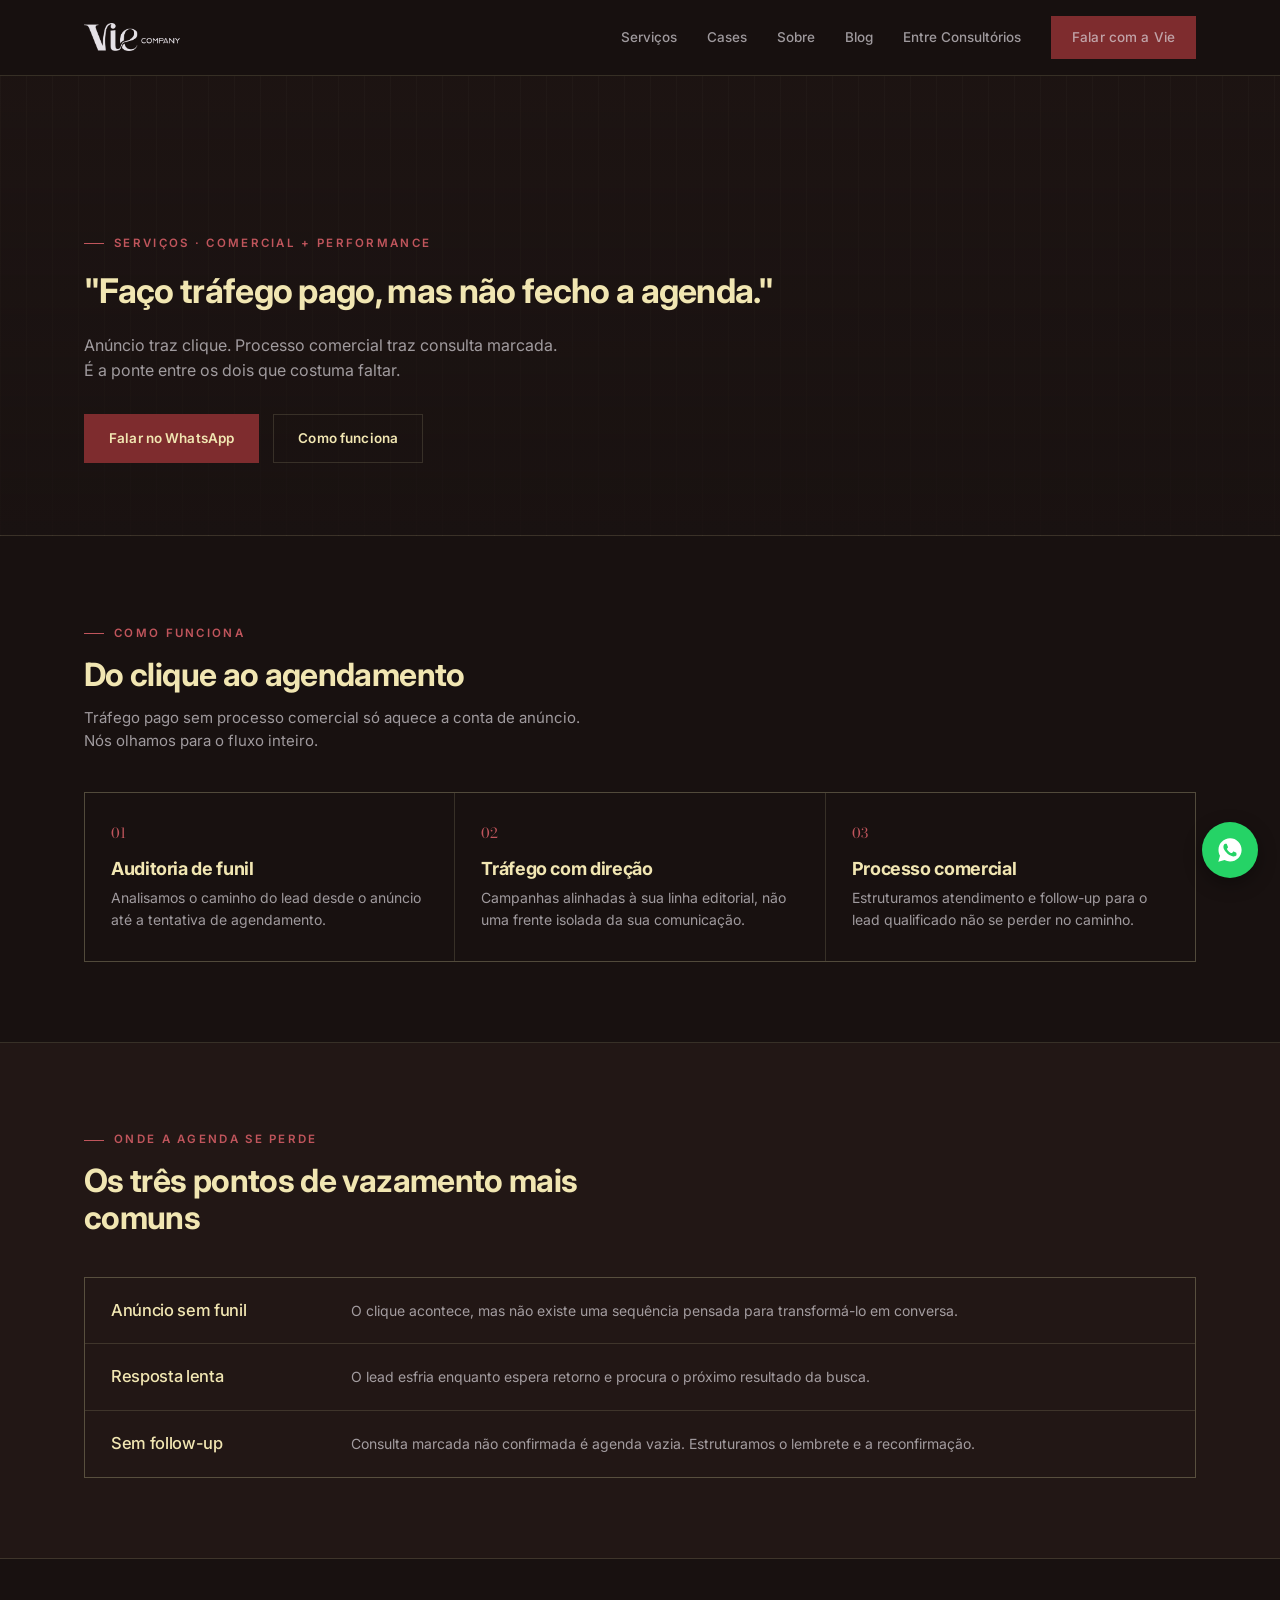
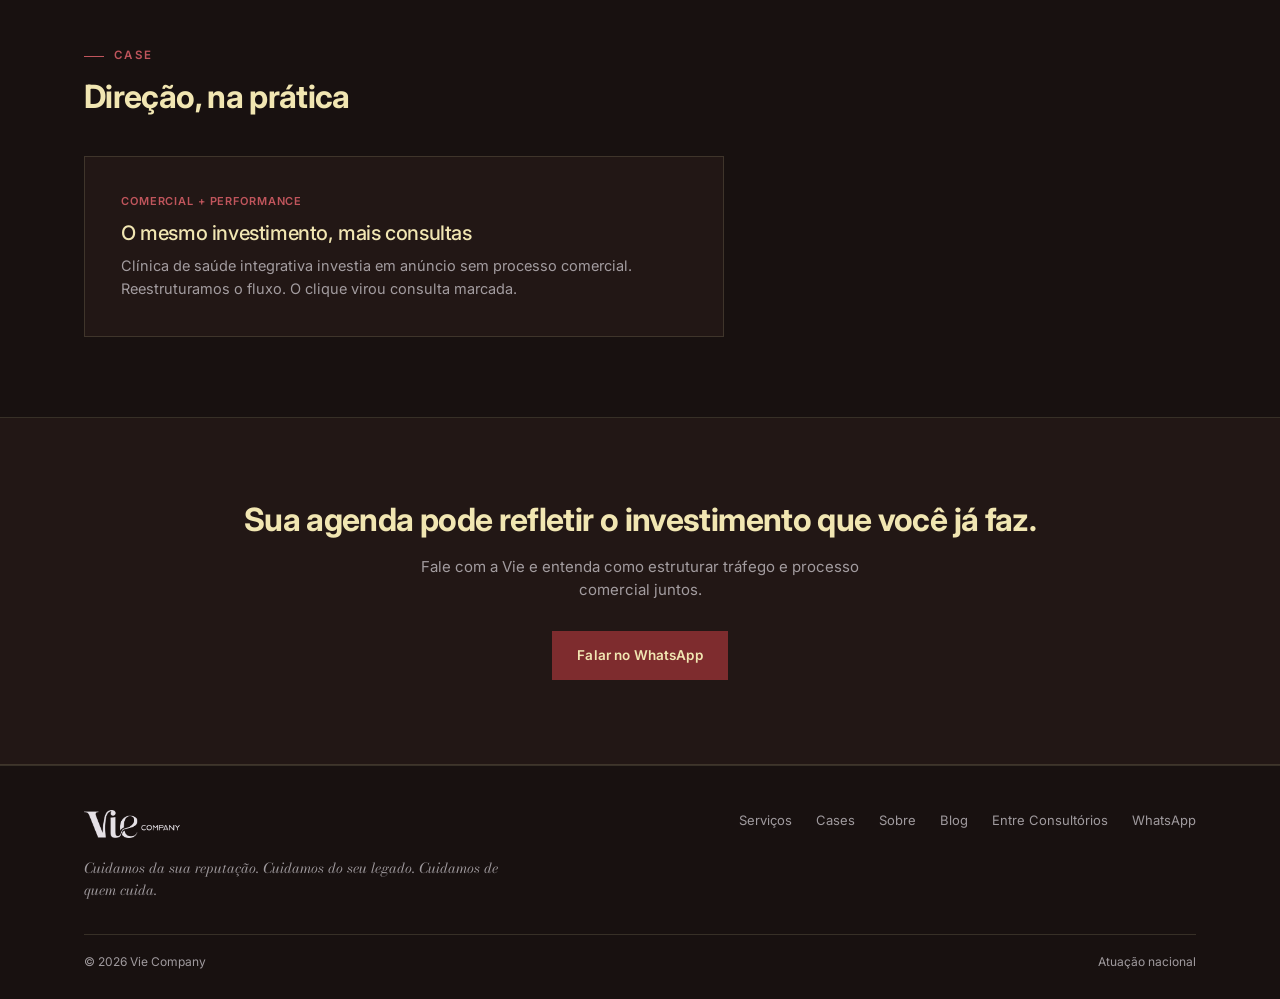
<file: gestao-comercial-performance.html>
<!DOCTYPE html>
<html lang="pt-BR">
<head>
<!-- Google Tag Manager -->
<script>(function(w,d,s,l,i){w[l]=w[l]||[];w[l].push({'gtm.start':
new Date().getTime(),event:'gtm.js'});var f=d.getElementsByTagName(s)[0],
j=d.createElement(s),dl=l!='dataLayer'?'&l='+l:'';j.async=true;j.src=
'https://www.googletagmanager.com/gtm.js?id='+i+dl;f.parentNode.insertBefore(j,f);
})(window,document,'script','dataLayer','GTM-5B8X9KQ9');</script>
<!-- End Google Tag Manager -->
<meta charset="UTF-8">
<meta name="viewport" content="width=device-width, initial-scale=1.0">
<title>Gestão Comercial e Performance para Clínicas | Vie Company</title>
<meta name="description" content="Gestão de tráfego pago e processo comercial para clínicas de saúde. Estruturamos o fluxo entre anúncio e agenda, sem promessa de resultado clínico.">
<link rel="canonical" href="https://www.viecompany.com.br/gestao-comercial-performance.html">
<meta property="og:type" content="website">
<meta property="og:locale" content="pt_BR">
<meta property="og:site_name" content="Vie Company">
<meta property="og:title" content="Gestão Comercial e Performance para Clínicas | Vie Company">
<meta property="og:description" content="Gestão de tráfego pago e processo comercial para clínicas de saúde. Estruturamos o fluxo entre anúncio e agenda, sem promessa de resultado clínico.">
<meta property="og:url" content="https://www.viecompany.com.br/gestao-comercial-performance.html">
<meta property="og:image" content="https://www.viecompany.com.br/assets/ambiente-sofa.jpg">
<meta name="twitter:card" content="summary_large_image">
<meta name="twitter:title" content="Gestão Comercial e Performance para Clínicas | Vie Company">
<meta name="twitter:description" content="Gestão de tráfego pago e processo comercial para clínicas de saúde. Estruturamos o fluxo entre anúncio e agenda, sem promessa de resultado clínico.">
<meta name="twitter:image" content="https://www.viecompany.com.br/assets/ambiente-sofa.jpg">
<link rel="preconnect" href="https://fonts.googleapis.com">
<link rel="preconnect" href="https://fonts.gstatic.com" crossorigin>
<link href="https://fonts.googleapis.com/css2?family=Bodoni+Moda:ital,opsz,wght@0,6..96,400;0,6..96,500;0,6..96,600;0,6..96,700;1,6..96,500&family=Inter:wght@400;500;600;700&display=swap" rel="stylesheet">
<link rel="icon" href="/favicon.ico" sizes="any">
<link rel="icon" type="image/png" sizes="32x32" href="assets/favicon-32x32.png">
<link rel="icon" type="image/png" sizes="16x16" href="assets/favicon-16x16.png">
<link rel="apple-touch-icon" href="assets/apple-touch-icon.png">
<link rel="stylesheet" href="assets/css/style.css">
<script type="application/ld+json">
{
  "@context": "https://schema.org",
  "@type": "ProfessionalService",
  "name": "Vie Company",
  "url": "https://www.viecompany.com.br/",
  "logo": "https://www.viecompany.com.br/assets/logo-horizontal-branco.png",
  "image": "https://www.viecompany.com.br/assets/ambiente-sofa.jpg",
  "description": "Assessoria de marketing especializada na área da saúde: consultoria editorial, gestão comercial e performance, produção audiovisual e criação de marca para médicos, dentistas, profissionais da estética, nutricionistas e biomédicos.",
  "telephone": "+5521990338504",
  "areaServed": "BR",
  "address": {
    "@type": "PostalAddress",
    "addressCountry": "BR"
  }
}
</script>
</head>
<body>
<!-- Google Tag Manager (noscript) -->
<noscript><iframe src="https://www.googletagmanager.com/ns.html?id=GTM-5B8X9KQ9"
height="0" width="0" style="display:none;visibility:hidden"></iframe></noscript>
<!-- End Google Tag Manager (noscript) -->

<header>
  <nav class="nav">
    <a href="index.html" class="logo"><img src="assets/logo-horizontal-branco.png" alt="Vie Company" style="height:28px;width:auto;display:block;"></a>
    <div class="nav-links" id="navLinks">
      <a href="index.html#diagnose">Serviços</a>
      <a href="index.html#cases">Cases</a>
      <a href="index.html#sobre">Sobre</a>
      <a href="blog.html">Blog</a>
      <a href="entre-consultorios.html">Entre Consultórios</a>
      <a href="index.html#contato" class="btn btn-primary nav-cta">Falar com a Vie</a>
    </div>
    <button class="menu-toggle" id="menuToggle" aria-label="Abrir menu">
      <span></span><span></span><span></span>
    </button>
  </nav>
</header>

<section class="service-hero">
  <div class="wrap">
    <span class="eyebrow">Serviços · Comercial + Performance</span>
    <h1 class="quote">"Faço tráfego pago, mas não fecho a agenda."</h1>
    <p class="lede">Anúncio traz clique. Processo comercial traz consulta marcada. É a ponte entre os dois que costuma faltar.</p>
    <div class="hero-actions">
      <a href="https://wa.me/5521990338504" class="btn btn-primary" target="_blank" rel="noopener">Falar no WhatsApp</a>
      <a href="#como-funciona" class="btn btn-ghost">Como funciona</a>
    </div>
  </div>
</section>

<section class="service-block" id="como-funciona">
  <div class="wrap">
    <div class="service-block-head">
      <span class="eyebrow">Como funciona</span>
      <h2>Do clique ao agendamento</h2>
      <p>Tráfego pago sem processo comercial só aquece a conta de anúncio. Nós olhamos para o fluxo inteiro.</p>
    </div>
    <div class="service-steps">
      <div class="service-step">
        <span class="num">01</span>
        <h3>Auditoria de funil</h3>
        <p>Analisamos o caminho do lead desde o anúncio até a tentativa de agendamento.</p>
      </div>
      <div class="service-step">
        <span class="num">02</span>
        <h3>Tráfego com direção</h3>
        <p>Campanhas alinhadas à sua linha editorial, não uma frente isolada da sua comunicação.</p>
      </div>
      <div class="service-step">
        <span class="num">03</span>
        <h3>Processo comercial</h3>
        <p>Estruturamos atendimento e follow-up para o lead qualificado não se perder no caminho.</p>
      </div>
    </div>
  </div>
</section>

<section class="service-block alt">
  <div class="wrap">
    <div class="service-block-head">
      <span class="eyebrow">Onde a agenda se perde</span>
      <h2>Os três pontos de vazamento mais comuns</h2>
    </div>
    <div class="service-list">
      <div class="service-list-item">
        <h4>Anúncio sem funil</h4>
        <p>O clique acontece, mas não existe uma sequência pensada para transformá-lo em conversa.</p>
      </div>
      <div class="service-list-item">
        <h4>Resposta lenta</h4>
        <p>O lead esfria enquanto espera retorno e procura o próximo resultado da busca.</p>
      </div>
      <div class="service-list-item">
        <h4>Sem follow-up</h4>
        <p>Consulta marcada não confirmada é agenda vazia. Estruturamos o lembrete e a reconfirmação.</p>
      </div>
    </div>
  </div>
</section>

<section class="service-block">
  <div class="wrap">
    <div class="service-block-head">
      <span class="eyebrow">Case</span>
      <h2>Direção, na prática</h2>
    </div>
    <div class="service-case">
      <span class="tag">Comercial + Performance</span>
      <h4>O mesmo investimento, mais consultas</h4>
      <p>Clínica de saúde integrativa investia em anúncio sem processo comercial. Reestruturamos o fluxo. O clique virou consulta marcada.</p>
    </div>
  </div>
</section>

<section class="final-cta">
  <div class="wrap">
    <h2>Sua agenda pode refletir o investimento que você já faz.</h2>
    <p>Fale com a Vie e entenda como estruturar tráfego e processo comercial juntos.</p>
    <a href="https://wa.me/5521990338504" class="btn btn-primary" target="_blank" rel="noopener">Falar no WhatsApp</a>
  </div>
</section>

<footer>
  <div class="wrap">
    <div class="footer-grid">
      <div>
        <a href="index.html" class="logo"><img src="assets/logo-horizontal-branco.png" alt="Vie Company" style="height:28px;width:auto;display:block;"></a>
        <p class="footer-manifesto">Cuidamos da sua reputação. Cuidamos do seu legado. Cuidamos de quem cuida.</p>
      </div>
      <div class="footer-links">
        <a href="index.html#diagnose">Serviços</a>
        <a href="index.html#cases">Cases</a>
        <a href="index.html#sobre">Sobre</a>
        <a href="blog.html">Blog</a>
      <a href="entre-consultorios.html">Entre Consultórios</a>
        <a href="https://wa.me/5521990338504" target="_blank" rel="noopener">WhatsApp</a>
      </div>
    </div>
    <div class="footer-bottom">
      <span>© 2026 Vie Company</span>
      <span>Atuação nacional</span>
    </div>
  </div>
</footer>

<a href="https://wa.me/5521990338504" target="_blank" rel="noopener" class="wa-float" aria-label="Falar no WhatsApp">
  <svg width="28" height="28" viewBox="0 0 24 24" fill="#fff"><path d="M12.04 2C6.58 2 2.13 6.45 2.13 11.91c0 1.75.46 3.45 1.32 4.95L2 22l5.28-1.39c1.45.79 3.08 1.21 4.76 1.21h.01c5.46 0 9.91-4.45 9.91-9.91 0-2.65-1.03-5.14-2.9-7.01A9.816 9.816 0 0012.04 2zm5.83 14.05c-.24.68-1.4 1.32-1.94 1.4-.5.08-1.12.11-1.8-.11-.42-.13-.95-.31-1.65-.6-2.9-1.25-4.79-4.17-4.94-4.36-.14-.19-1.18-1.57-1.18-3 0-1.43.75-2.13 1.02-2.42.26-.29.57-.36.76-.36.19 0 .38 0 .55.01.18.01.41-.07.64.49.24.58.81 2 .88 2.15.07.15.11.32.02.51-.09.19-.14.31-.27.48-.14.17-.29.37-.41.5-.14.14-.28.3-.12.58.16.28.71 1.17 1.52 1.89 1.05.94 1.93 1.23 2.21 1.37.28.14.44.11.6-.07.16-.18.68-.79.87-1.06.18-.27.36-.22.6-.13.24.09 1.53.72 1.79.85.26.13.43.19.5.3.06.11.06.65-.18 1.32z"/></svg>
</a>

<script src="assets/js/main.js"></script>

</body>
</html>
</file>
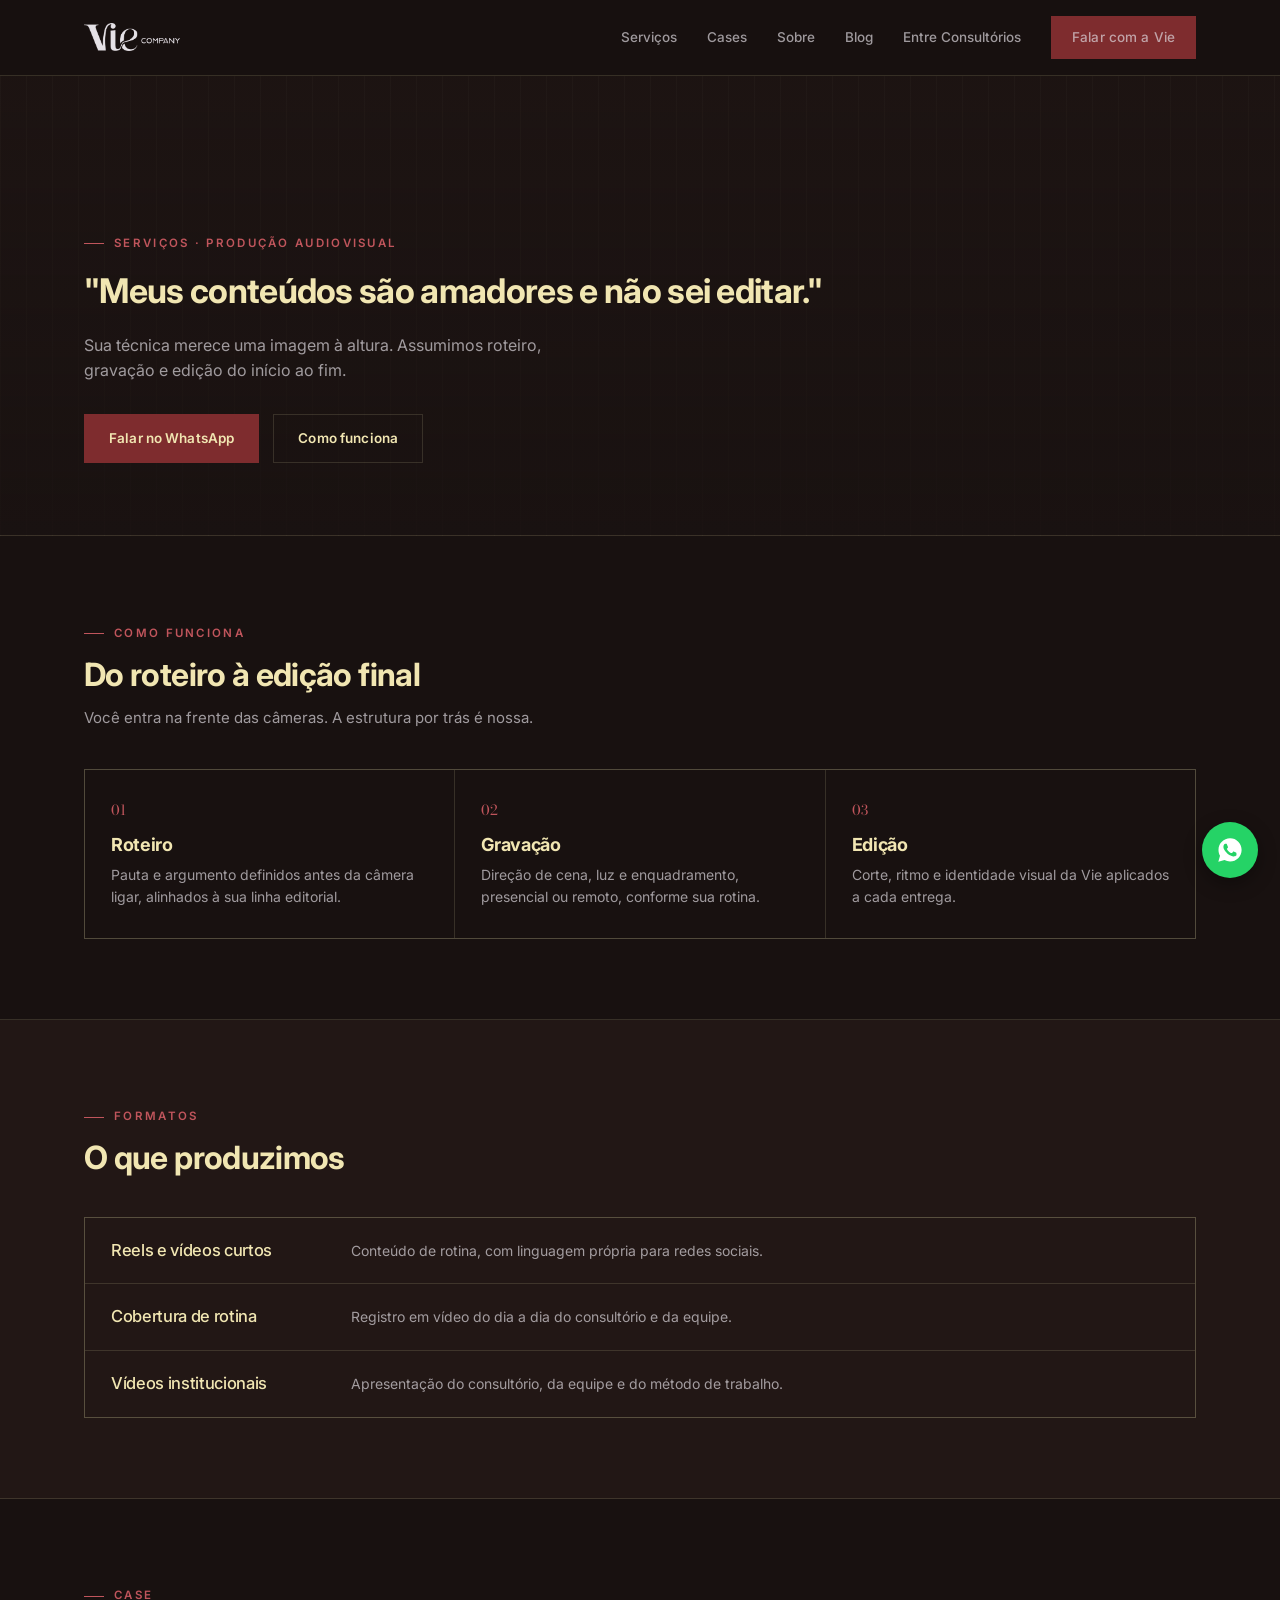
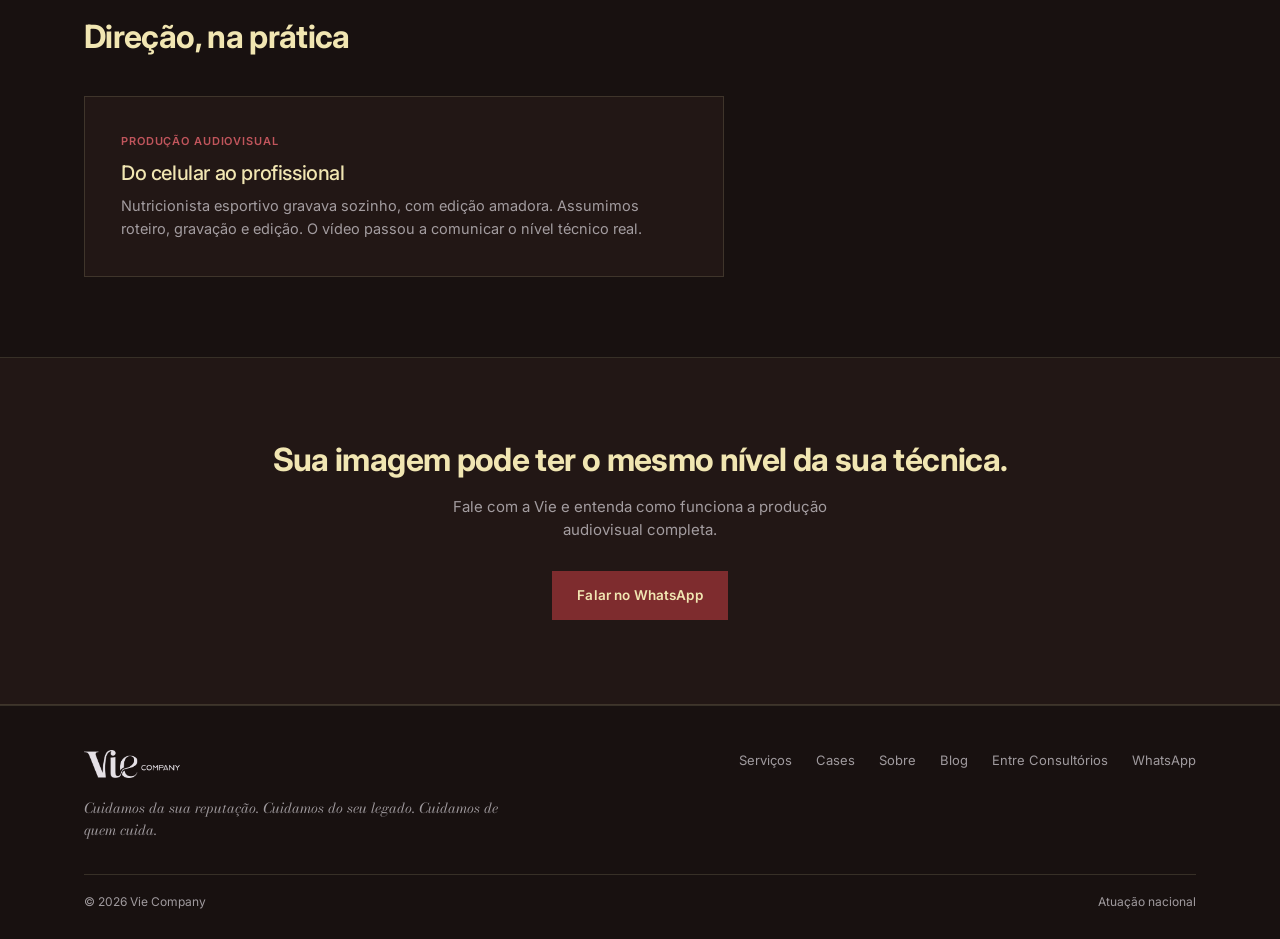
<file: producao-audiovisual.html>
<!DOCTYPE html>
<html lang="pt-BR">
<head>
<!-- Google Tag Manager -->
<script>(function(w,d,s,l,i){w[l]=w[l]||[];w[l].push({'gtm.start':
new Date().getTime(),event:'gtm.js'});var f=d.getElementsByTagName(s)[0],
j=d.createElement(s),dl=l!='dataLayer'?'&l='+l:'';j.async=true;j.src=
'https://www.googletagmanager.com/gtm.js?id='+i+dl;f.parentNode.insertBefore(j,f);
})(window,document,'script','dataLayer','GTM-5B8X9KQ9');</script>
<!-- End Google Tag Manager -->
<meta charset="UTF-8">
<meta name="viewport" content="width=device-width, initial-scale=1.0">
<title>Produção Audiovisual para a Saúde | Vie Company</title>
<meta name="description" content="Roteiro, gravação e edição para médicos, dentistas e nutricionistas. Conteúdo audiovisual que comunica seu nível técnico real.">
<link rel="canonical" href="https://www.viecompany.com.br/producao-audiovisual.html">
<meta property="og:type" content="website">
<meta property="og:locale" content="pt_BR">
<meta property="og:site_name" content="Vie Company">
<meta property="og:title" content="Produção Audiovisual para a Saúde | Vie Company">
<meta property="og:description" content="Roteiro, gravação e edição para médicos, dentistas e nutricionistas. Conteúdo audiovisual que comunica seu nível técnico real.">
<meta property="og:url" content="https://www.viecompany.com.br/producao-audiovisual.html">
<meta property="og:image" content="https://www.viecompany.com.br/assets/ambiente-sofa.jpg">
<meta name="twitter:card" content="summary_large_image">
<meta name="twitter:title" content="Produção Audiovisual para a Saúde | Vie Company">
<meta name="twitter:description" content="Roteiro, gravação e edição para médicos, dentistas e nutricionistas. Conteúdo audiovisual que comunica seu nível técnico real.">
<meta name="twitter:image" content="https://www.viecompany.com.br/assets/ambiente-sofa.jpg">
<link rel="preconnect" href="https://fonts.googleapis.com">
<link rel="preconnect" href="https://fonts.gstatic.com" crossorigin>
<link href="https://fonts.googleapis.com/css2?family=Bodoni+Moda:ital,opsz,wght@0,6..96,400;0,6..96,500;0,6..96,600;0,6..96,700;1,6..96,500&family=Inter:wght@400;500;600;700&display=swap" rel="stylesheet">
<link rel="icon" href="/favicon.ico" sizes="any">
<link rel="icon" type="image/png" sizes="32x32" href="assets/favicon-32x32.png">
<link rel="icon" type="image/png" sizes="16x16" href="assets/favicon-16x16.png">
<link rel="apple-touch-icon" href="assets/apple-touch-icon.png">
<link rel="stylesheet" href="assets/css/style.css">
<script type="application/ld+json">
{
  "@context": "https://schema.org",
  "@type": "ProfessionalService",
  "name": "Vie Company",
  "url": "https://www.viecompany.com.br/",
  "logo": "https://www.viecompany.com.br/assets/logo-horizontal-branco.png",
  "image": "https://www.viecompany.com.br/assets/ambiente-sofa.jpg",
  "description": "Assessoria de marketing especializada na área da saúde: consultoria editorial, gestão comercial e performance, produção audiovisual e criação de marca para médicos, dentistas, profissionais da estética, nutricionistas e biomédicos.",
  "telephone": "+5521990338504",
  "areaServed": "BR",
  "address": {
    "@type": "PostalAddress",
    "addressCountry": "BR"
  }
}
</script>
</head>
<body>
<!-- Google Tag Manager (noscript) -->
<noscript><iframe src="https://www.googletagmanager.com/ns.html?id=GTM-5B8X9KQ9"
height="0" width="0" style="display:none;visibility:hidden"></iframe></noscript>
<!-- End Google Tag Manager (noscript) -->

<header>
  <nav class="nav">
    <a href="index.html" class="logo"><img src="assets/logo-horizontal-branco.png" alt="Vie Company" style="height:28px;width:auto;display:block;"></a>
    <div class="nav-links" id="navLinks">
      <a href="index.html#diagnose">Serviços</a>
      <a href="index.html#cases">Cases</a>
      <a href="index.html#sobre">Sobre</a>
      <a href="blog.html">Blog</a>
      <a href="entre-consultorios.html">Entre Consultórios</a>
      <a href="index.html#contato" class="btn btn-primary nav-cta">Falar com a Vie</a>
    </div>
    <button class="menu-toggle" id="menuToggle" aria-label="Abrir menu">
      <span></span><span></span><span></span>
    </button>
  </nav>
</header>

<section class="service-hero">
  <div class="wrap">
    <span class="eyebrow">Serviços · Produção Audiovisual</span>
    <h1 class="quote">"Meus conteúdos são amadores e não sei editar."</h1>
    <p class="lede">Sua técnica merece uma imagem à altura. Assumimos roteiro, gravação e edição do início ao fim.</p>
    <div class="hero-actions">
      <a href="https://wa.me/5521990338504" class="btn btn-primary" target="_blank" rel="noopener">Falar no WhatsApp</a>
      <a href="#como-funciona" class="btn btn-ghost">Como funciona</a>
    </div>
  </div>
</section>

<section class="service-block" id="como-funciona">
  <div class="wrap">
    <div class="service-block-head">
      <span class="eyebrow">Como funciona</span>
      <h2>Do roteiro à edição final</h2>
      <p>Você entra na frente das câmeras. A estrutura por trás é nossa.</p>
    </div>
    <div class="service-steps">
      <div class="service-step">
        <span class="num">01</span>
        <h3>Roteiro</h3>
        <p>Pauta e argumento definidos antes da câmera ligar, alinhados à sua linha editorial.</p>
      </div>
      <div class="service-step">
        <span class="num">02</span>
        <h3>Gravação</h3>
        <p>Direção de cena, luz e enquadramento, presencial ou remoto, conforme sua rotina.</p>
      </div>
      <div class="service-step">
        <span class="num">03</span>
        <h3>Edição</h3>
        <p>Corte, ritmo e identidade visual da Vie aplicados a cada entrega.</p>
      </div>
    </div>
  </div>
</section>

<section class="service-block alt">
  <div class="wrap">
    <div class="service-block-head">
      <span class="eyebrow">Formatos</span>
      <h2>O que produzimos</h2>
    </div>
    <div class="service-list">
      <div class="service-list-item">
        <h4>Reels e vídeos curtos</h4>
        <p>Conteúdo de rotina, com linguagem própria para redes sociais.</p>
      </div>
      <div class="service-list-item">
        <h4>Cobertura de rotina</h4>
        <p>Registro em vídeo do dia a dia do consultório e da equipe.</p>
      </div>
      <div class="service-list-item">
        <h4>Vídeos institucionais</h4>
        <p>Apresentação do consultório, da equipe e do método de trabalho.</p>
      </div>
    </div>
  </div>
</section>

<section class="service-block">
  <div class="wrap">
    <div class="service-block-head">
      <span class="eyebrow">Case</span>
      <h2>Direção, na prática</h2>
    </div>
    <div class="service-case">
      <span class="tag">Produção Audiovisual</span>
      <h4>Do celular ao profissional</h4>
      <p>Nutricionista esportivo gravava sozinho, com edição amadora. Assumimos roteiro, gravação e edição. O vídeo passou a comunicar o nível técnico real.</p>
    </div>
  </div>
</section>

<section class="final-cta">
  <div class="wrap">
    <h2>Sua imagem pode ter o mesmo nível da sua técnica.</h2>
    <p>Fale com a Vie e entenda como funciona a produção audiovisual completa.</p>
    <a href="https://wa.me/5521990338504" class="btn btn-primary" target="_blank" rel="noopener">Falar no WhatsApp</a>
  </div>
</section>

<footer>
  <div class="wrap">
    <div class="footer-grid">
      <div>
        <a href="index.html" class="logo"><img src="assets/logo-horizontal-branco.png" alt="Vie Company" style="height:28px;width:auto;display:block;"></a>
        <p class="footer-manifesto">Cuidamos da sua reputação. Cuidamos do seu legado. Cuidamos de quem cuida.</p>
      </div>
      <div class="footer-links">
        <a href="index.html#diagnose">Serviços</a>
        <a href="index.html#cases">Cases</a>
        <a href="index.html#sobre">Sobre</a>
        <a href="blog.html">Blog</a>
      <a href="entre-consultorios.html">Entre Consultórios</a>
        <a href="https://wa.me/5521990338504" target="_blank" rel="noopener">WhatsApp</a>
      </div>
    </div>
    <div class="footer-bottom">
      <span>© 2026 Vie Company</span>
      <span>Atuação nacional</span>
    </div>
  </div>
</footer>

<a href="https://wa.me/5521990338504" target="_blank" rel="noopener" class="wa-float" aria-label="Falar no WhatsApp">
  <svg width="28" height="28" viewBox="0 0 24 24" fill="#fff"><path d="M12.04 2C6.58 2 2.13 6.45 2.13 11.91c0 1.75.46 3.45 1.32 4.95L2 22l5.28-1.39c1.45.79 3.08 1.21 4.76 1.21h.01c5.46 0 9.91-4.45 9.91-9.91 0-2.65-1.03-5.14-2.9-7.01A9.816 9.816 0 0012.04 2zm5.83 14.05c-.24.68-1.4 1.32-1.94 1.4-.5.08-1.12.11-1.8-.11-.42-.13-.95-.31-1.65-.6-2.9-1.25-4.79-4.17-4.94-4.36-.14-.19-1.18-1.57-1.18-3 0-1.43.75-2.13 1.02-2.42.26-.29.57-.36.76-.36.19 0 .38 0 .55.01.18.01.41-.07.64.49.24.58.81 2 .88 2.15.07.15.11.32.02.51-.09.19-.14.31-.27.48-.14.17-.29.37-.41.5-.14.14-.28.3-.12.58.16.28.71 1.17 1.52 1.89 1.05.94 1.93 1.23 2.21 1.37.28.14.44.11.6-.07.16-.18.68-.79.87-1.06.18-.27.36-.22.6-.13.24.09 1.53.72 1.79.85.26.13.43.19.5.3.06.11.06.65-.18 1.32z"/></svg>
</a>

<script src="assets/js/main.js"></script>

</body>
</html>
</file>
<file: assets/css/style.css>
/* ==========================================================================
   Vie Company: Design System compartilhado
   Paleta, tipografia, header/footer e componentes reutilizados em todas
   as páginas do site. Ver Manual de Branding para referência de cores.
   ========================================================================== */

:root{
  --bg:#181110;
  --surface:#221715;
  --surface-2:#2B1C19;
  --wine:#7E2C2E;
  --terracotta:#8D3F22;
  --accent:#C0555C;
  --cream:#F1E6B2;
  --offwhite:#E0DCE1;
  --muted:rgba(224,220,225,.68);
  --hair:rgba(241,230,178,.14);
}
*{margin:0;padding:0;box-sizing:border-box;}
html{scroll-behavior:smooth;}
body{
  font-family:'Inter',sans-serif;
  color:var(--offwhite);
  background:var(--bg);
  line-height:1.55;
  -webkit-font-smoothing:antialiased;
}
a{color:inherit;text-decoration:none;}
a:focus-visible,button:focus-visible,input:focus-visible,textarea:focus-visible{outline:2px solid var(--accent);outline-offset:2px;}
img{max-width:100%;display:block;}
.wrap{max-width:1160px;margin:0 auto;padding:0 24px;}
h1,h2,h3,h4{font-family:'Inter',sans-serif;font-weight:700;letter-spacing:-.02em;line-height:1.15;color:var(--cream);}
.eyebrow{
  font-family:'Inter',sans-serif;font-size:11.5px;letter-spacing:.2em;text-transform:uppercase;
  color:var(--accent);font-weight:600;display:inline-flex;align-items:center;gap:10px;
}
.eyebrow::before{content:'';width:20px;height:1px;background:var(--accent);display:inline-block;}

/* HEADER */
header{
  position:sticky;top:0;z-index:50;
  background:rgba(24,17,16,.85);
  backdrop-filter:blur(10px);
  border-bottom:1px solid var(--hair);
}
.nav{display:flex;align-items:center;justify-content:space-between;padding:16px 24px;max-width:1160px;margin:0 auto;}
.logo{display:flex;align-items:baseline;gap:8px;font-family:'Bodoni Moda',serif;font-size:24px;font-weight:600;color:var(--cream);}
.logo span{color:var(--accent);}
.logo .company{font-family:'Inter',sans-serif;font-size:10px;font-weight:600;letter-spacing:.16em;text-transform:uppercase;color:var(--muted);position:relative;top:1px;}
.nav-links{display:flex;gap:30px;align-items:center;}
.nav-links a{font-size:13.5px;font-weight:500;color:var(--muted);transition:color .2s;}
.nav-links a:hover{color:var(--cream);}
.btn{display:inline-flex;align-items:center;gap:8px;padding:13px 24px;font-weight:600;font-size:13.5px;transition:all .25s ease;border:1px solid transparent;cursor:pointer;letter-spacing:.01em;}
.btn-primary{background:var(--wine);color:var(--cream);}
.btn-primary:hover{background:var(--accent);}
.btn-ghost{border-color:var(--hair);color:var(--cream);}
.btn-ghost:hover{border-color:var(--accent);background:rgba(192,85,92,.08);}
.nav-cta{padding:10px 20px;font-size:12.5px;}
.menu-toggle{display:none;background:none;border:none;cursor:pointer;padding:8px;}
.menu-toggle span{display:block;width:22px;height:2px;background:var(--cream);margin:5px 0;}

/* HERO (home) */
.hero{
  position:relative;
  min-height:88vh;
  display:flex;align-items:flex-end;
  padding:64px 0 72px;
  background-image:linear-gradient(180deg, rgba(24,17,16,.35) 0%, rgba(24,17,16,.55) 55%, rgba(24,17,16,.96) 100%), url('../ambiente-sofa.jpg');
  background-size:cover;background-position:center 25%;
}
.hero .wrap{position:relative;z-index:2;width:100%;}
.hero-eyebrow{margin-bottom:22px;}
.hero h1{font-size:clamp(32px,5.4vw,54px);max-width:780px;letter-spacing:-.01em;}
.hero .lede{max-width:460px;font-size:16.5px;color:var(--muted);margin:20px 0 32px;}
.hero-actions{display:flex;gap:14px;flex-wrap:wrap;}

.quicknav{border-top:1px solid var(--hair);border-bottom:1px solid var(--hair);background:var(--surface);}
.quicknav .wrap{display:flex;overflow-x:auto;gap:0;padding:0;}
.quicknav a{
  flex:1 1 auto;white-space:nowrap;
  padding:16px 22px;font-size:12.5px;font-weight:600;letter-spacing:.06em;text-transform:uppercase;
  color:var(--muted);border-right:1px solid var(--hair);text-align:center;transition:color .2s, background .2s;
}
.quicknav a:last-child{border-right:none;}
.quicknav a:hover{color:var(--cream);background:rgba(241,230,178,.04);}

/* DIFFERENTIAL */
.differential{
  position:relative;padding:88px 0;
  background:var(--surface);
  border-bottom:1px solid var(--hair);
}
.diff-head{max-width:640px;margin-bottom:48px;}
.diff-head h2{font-size:clamp(26px,4vw,36px);margin-top:14px;}
.pillars{display:grid;grid-template-columns:repeat(3,1fr);gap:1px;background:var(--hair);}
.pillar{background:var(--surface);padding:32px 28px;}
.pillar h3{font-size:19px;color:var(--cream);margin-bottom:10px;}
.pillar p{font-size:14.5px;color:var(--muted);}

/* QUAL DESSES / SEÇÃO DE ESCOLHA */
.diagnose{padding:88px 0;background:var(--bg);}
.section-head{max-width:600px;margin-bottom:44px;}
.section-head h2{font-size:clamp(26px,4vw,36px);margin-top:14px;}
.path-grid{display:grid;grid-template-columns:1fr 1fr;gap:1px;background:var(--hair);border:1px solid var(--hair);}
.path-card{background:var(--bg);padding:30px;transition:background .25s;display:flex;flex-direction:column;gap:16px;}
.path-card:hover{background:var(--surface);}
.path-card .quote{font-family:'Bodoni Moda',serif;font-size:19px;font-style:italic;color:var(--offwhite);line-height:1.35;}
.path-card .arrow-to{display:flex;align-items:center;gap:9px;font-size:12px;font-weight:600;letter-spacing:.06em;text-transform:uppercase;color:var(--accent);margin-top:auto;}
.path-card .arrow-to svg{width:15px;height:15px;transition:transform .2s;}
.path-card:hover .arrow-to svg{transform:translateX(4px);}

/* CASES */
.cases{background:var(--surface);padding:88px 0;border-top:1px solid var(--hair);border-bottom:1px solid var(--hair);}
.case-grid{display:grid;grid-template-columns:repeat(2,1fr);gap:1px;background:var(--hair);border:1px solid var(--hair);}
.case-card{background:var(--surface);padding:28px;}
.case-card .tag{font-size:11px;font-weight:600;letter-spacing:.08em;text-transform:uppercase;color:var(--accent);margin-bottom:12px;display:block;}
.case-card h4{font-size:19px;color:var(--cream);margin-bottom:8px;font-weight:500;}
.case-card p{font-size:13.5px;color:var(--muted);}

/* AMBIENTE (citação / manifesto) */
.ambiente{
  position:relative;min-height:440px;display:flex;align-items:center;padding:80px 0;
  background-image:linear-gradient(90deg, rgba(20,13,12,.88) 0%, rgba(20,13,12,.6) 55%, rgba(20,13,12,.25) 100%), url('../ambiente-oliveira.jpg');
  background-size:cover;background-position:center 25%;
}
.ambiente-content{max-width:500px;}
.ambiente blockquote{font-family:'Bodoni Moda',serif;font-style:italic;font-size:clamp(22px,3.2vw,30px);color:var(--cream);line-height:1.35;border-left:2px solid var(--accent);padding-left:22px;}
.ambiente cite{display:block;margin-top:18px;font-style:normal;font-family:'Inter',sans-serif;font-size:12px;letter-spacing:.08em;text-transform:uppercase;color:var(--muted);}

/* SOBRE */
.sobre{padding:88px 0 120px;background:var(--bg);}
.sobre-grid{display:grid;grid-template-columns:0.8fr 1fr;gap:48px;align-items:center;}
.sobre-photo{position:relative;}
.sobre-photo > img{filter:sepia(6%) saturate(90%) brightness(.96);}
.sobre-text h2{font-size:clamp(24px,3.6vw,32px);margin:14px 0 32px;}
.founder{margin-bottom:22px;display:flex;gap:16px;align-items:center;flex-wrap:wrap;}
.founder h3{font-size:18px;color:var(--cream);font-weight:500;white-space:nowrap;}
.founder p{font-size:14px;color:var(--muted);margin:0;flex:1 1 260px;}
.founder-insta{display:inline-flex;align-items:center;gap:7px;font-size:13.5px;color:var(--muted);transition:color .2s;}
.founder-insta:hover{color:var(--accent);}
.sobre-accent{
  position:absolute;right:-36px;bottom:-36px;z-index:2;
  width:52%;max-width:210px;overflow:hidden;
  border:6px solid var(--bg);box-shadow:0 24px 48px rgba(0,0,0,.4);
}
.sobre-accent img{filter:sepia(4%) saturate(88%) brightness(.92);}

/* CONTATO */
.contato{background:var(--surface);padding:88px 0;border-top:1px solid var(--hair);}
.contato-grid{display:grid;grid-template-columns:1fr 1fr;gap:56px;}
.contato h2{font-size:clamp(26px,4vw,34px);}
.contato .lede{color:var(--muted);margin:16px 0 28px;max-width:420px;font-size:15px;}
.wa-box{display:flex;align-items:center;gap:16px;background:var(--bg);border:1px solid var(--hair);padding:18px 22px;margin-bottom:14px;}
.wa-box .num{font-family:'Bodoni Moda',serif;font-size:19px;color:var(--cream);}
.wa-box .label{font-size:11px;color:var(--muted);text-transform:uppercase;letter-spacing:.06em;}

form{display:grid;gap:12px;}
.field label{font-size:11px;text-transform:uppercase;letter-spacing:.06em;color:var(--muted);display:block;margin-bottom:6px;}
.field input,.field textarea{width:100%;padding:12px 14px;background:var(--bg);border:1px solid var(--hair);color:var(--offwhite);font-family:'Inter',sans-serif;font-size:14px;}
.field textarea{resize:vertical;min-height:80px;}
.field input::placeholder,.field textarea::placeholder{color:rgba(224,220,225,.35);}
.submit-btn{background:var(--wine);color:var(--cream);border:none;padding:14px 24px;font-weight:600;font-size:14px;cursor:pointer;margin-top:4px;transition:background .2s;}
.submit-btn:hover{background:var(--accent);}
.form-note{font-size:12px;color:var(--muted);margin-top:8px;}

/* FOOTER */
footer{padding:44px 0 28px;background:var(--bg);border-top:1px solid var(--hair);}
.footer-grid{display:flex;justify-content:space-between;align-items:flex-start;flex-wrap:wrap;gap:24px;}
.footer-links{display:flex;gap:24px;flex-wrap:wrap;}
.footer-links a{font-size:13px;color:var(--muted);}
.footer-links a:hover{color:var(--cream);}
.footer-manifesto{margin-top:20px;font-family:'Bodoni Moda',serif;font-style:italic;font-size:14px;color:var(--muted);max-width:440px;}
.footer-bottom{margin-top:32px;padding-top:18px;border-top:1px solid var(--hair);font-size:12px;color:var(--muted);display:flex;justify-content:space-between;flex-wrap:wrap;gap:8px;}

.wa-float{position:fixed;bottom:22px;right:22px;z-index:60;background:#25D366;color:#fff;width:56px;height:56px;border-radius:50%;display:flex;align-items:center;justify-content:center;box-shadow:0 6px 18px rgba(0,0,0,.35);transition:transform .2s;}
.wa-float:hover{transform:scale(1.08);}

/* ==========================================================================
   PÁGINAS DE SERVIÇO (consultoria, comercial, audiovisual, marca)
   ========================================================================== */
.service-hero{
  position:relative;padding:150px 0 72px;background:var(--surface);
  border-bottom:1px solid var(--hair);
  background-image:
    linear-gradient(180deg, rgba(24,17,16,.55) 0%, rgba(24,17,16,.88) 100%),
    repeating-linear-gradient(90deg, rgba(241,230,178,.05) 0px, rgba(241,230,178,.05) 1px, transparent 1px, transparent 26px);
}
.service-hero .quote{
  font-family:'Inter',sans-serif;font-weight:700;letter-spacing:-.02em;color:var(--cream);
  font-size:clamp(24px,3.6vw,34px);max-width:760px;line-height:1.25;margin:18px 0 20px;
}
.service-hero .lede{max-width:480px;font-size:16px;color:var(--muted);margin-bottom:32px;}

.service-block{padding:80px 0;background:var(--bg);border-bottom:1px solid var(--hair);}
.service-block.alt{background:var(--surface);}
.service-block-head{max-width:600px;margin-bottom:40px;}
.service-block-head h2{font-size:clamp(24px,3.4vw,32px);margin-top:14px;}
.service-block-head p{color:var(--muted);font-size:15px;margin-top:12px;max-width:520px;}

.service-steps{display:grid;grid-template-columns:repeat(3,1fr);gap:1px;background:var(--hair);border:1px solid var(--hair);}
.service-step{background:var(--bg);padding:30px 26px;}
.service-block.alt .service-step{background:var(--surface);}
.service-step .num{font-family:'Bodoni Moda',serif;color:var(--accent);font-size:14px;display:block;margin-bottom:14px;}
.service-step h3{font-size:18px;margin-bottom:8px;}
.service-step p{font-size:14px;color:var(--muted);}

.service-list{display:grid;gap:1px;background:var(--hair);border:1px solid var(--hair);}
.service-list-item{background:var(--bg);padding:22px 26px;display:flex;gap:20px;align-items:baseline;}
.service-block.alt .service-list-item{background:var(--surface);}
.service-list-item h4{font-size:16.5px;color:var(--cream);font-weight:500;flex:0 0 220px;}
.service-list-item p{font-size:14px;color:var(--muted);}

.service-case{
  background:var(--surface);border:1px solid var(--hair);padding:36px;max-width:640px;
}
.service-case .tag{font-size:11px;font-weight:600;letter-spacing:.08em;text-transform:uppercase;color:var(--accent);margin-bottom:12px;display:block;}
.service-case h4{font-size:20px;color:var(--cream);margin-bottom:10px;font-weight:500;}
.service-case p{font-size:14.5px;color:var(--muted);}

.final-cta{
  padding:84px 0;text-align:center;background:var(--surface);
  border-bottom:1px solid var(--hair);
}
.final-cta h2{font-size:clamp(24px,3.6vw,32px);margin-bottom:16px;}
.final-cta p{color:var(--muted);max-width:440px;margin:0 auto 30px;font-size:15px;}
.final-cta .btn{margin:0 auto;}

/* ==========================================================================
   BLOG
   ========================================================================== */
.blog-hero{padding:150px 0 64px;background:var(--surface);border-bottom:1px solid var(--hair);}
.blog-hero .lede{max-width:480px;color:var(--muted);font-size:16px;margin-top:16px;}

.blog-topics{padding:80px 0;background:var(--bg);}
.topic-grid{display:grid;grid-template-columns:repeat(3,1fr);gap:1px;background:var(--hair);border:1px solid var(--hair);}
.topic-card{background:var(--bg);padding:30px 26px;}
.topic-card .stage{font-size:11px;font-weight:600;letter-spacing:.08em;text-transform:uppercase;color:var(--accent);margin-bottom:14px;display:block;}
.topic-card h3{font-size:18px;margin-bottom:12px;}
.topic-card ul{list-style:none;display:grid;gap:8px;}
.topic-card li{font-size:13.5px;color:var(--muted);padding-left:14px;position:relative;}
.topic-card li::before{content:'•';position:absolute;left:0;color:var(--accent);}

.blog-empty{padding:0 0 88px;background:var(--bg);}
.blog-empty-box{border:1px solid var(--hair);padding:48px;text-align:center;max-width:560px;margin:0 auto;}
.blog-empty-box h3{font-size:20px;margin-bottom:12px;}
.blog-empty-box p{color:var(--muted);font-size:14.5px;margin-bottom:24px;}

.blog-posts{padding:80px 0 0;background:var(--bg);}
.blog-grid{display:grid;grid-template-columns:repeat(2,1fr);gap:1px;background:var(--hair);border:1px solid var(--hair);}
.blog-card{background:var(--bg);padding:30px 26px;display:flex;flex-direction:column;gap:12px;}
.blog-card .stage{font-size:11px;font-weight:600;letter-spacing:.08em;text-transform:uppercase;color:var(--accent);}
.blog-card h3{font-size:18px;line-height:1.3;}
.blog-card p{font-size:14px;color:var(--muted);flex:1;}
.blog-card .read-more{display:inline-flex;align-items:center;gap:8px;font-size:12px;font-weight:600;letter-spacing:.06em;text-transform:uppercase;color:var(--cream);margin-top:auto;}
.blog-card .read-more svg{width:14px;height:14px;transition:transform .2s;}
.blog-card:hover .read-more svg{transform:translateX(4px);}

/* ==========================================================================
   ARTIGO DO BLOG
   ========================================================================== */
.article-hero{padding:150px 0 56px;background:var(--surface);border-bottom:1px solid var(--hair);}
.article-hero .meta{font-size:12.5px;color:var(--muted);margin-top:16px;letter-spacing:.02em;}
.article-hero h1{font-size:clamp(28px,4.2vw,40px);margin-top:14px;max-width:760px;}
.article-hero .lede{max-width:600px;color:var(--muted);font-size:16px;margin-top:18px;}

.article-body{padding:64px 0 88px;background:var(--bg);}
.article-body .wrap{max-width:720px;}
.article-body h2{font-size:clamp(20px,2.6vw,26px);margin:44px 0 14px;}
.article-body h2:first-child{margin-top:0;}
.article-body p{font-size:15.5px;color:var(--offwhite);margin-bottom:16px;line-height:1.7;}
.article-body ul{margin:0 0 20px;padding-left:20px;}
.article-body li{font-size:15.5px;color:var(--offwhite);margin-bottom:8px;line-height:1.6;}
.article-body a{color:var(--accent);text-decoration:underline;text-underline-offset:3px;}
.article-body a:hover{color:var(--cream);}
.article-footer{border-top:1px solid var(--hair);margin-top:48px;padding-top:32px;font-size:13px;color:var(--muted);}
.article-footer a{color:var(--accent);}

/* ==========================================================================
   RESPONSIVO
   ========================================================================== */
@media (max-width:1024px){
  .pillars{grid-template-columns:1fr;}
  .path-grid{grid-template-columns:1fr;}
  .case-grid{grid-template-columns:1fr;}
  .service-steps{grid-template-columns:1fr;}
  .topic-grid{grid-template-columns:1fr;}
  .blog-grid{grid-template-columns:1fr;}
}
@media (max-width:860px){
  .nav-links{position:fixed;top:64px;left:0;right:0;background:var(--surface);flex-direction:column;align-items:flex-start;padding:22px 24px;gap:18px;border-bottom:1px solid var(--hair);transform:translateY(-150%);transition:transform .3s;}
  .nav-links.open{transform:translateY(0);}
  .nav-links a.btn{width:100%;justify-content:center;}
  .menu-toggle{display:block;}
  .hero{min-height:78vh;padding:48px 0 56px;}
  .hero-actions .btn{flex:1 1 auto;justify-content:center;text-align:center;}
  .quicknav a{padding:14px 16px;font-size:11.5px;}
  .differential,.diagnose,.cases,.sobre,.contato{padding:56px 0;}
  .sobre-grid{grid-template-columns:1fr;gap:44px;}
  .sobre-photo{max-width:320px;margin:0 auto;}
  .sobre-accent{width:56%;max-width:170px;right:-20px;bottom:-32px;border-width:5px;}
  .contato-grid{grid-template-columns:1fr;gap:36px;}
  .ambiente{min-height:auto;padding:56px 0;background-position:center 15%;}
  .ambiente blockquote{font-size:21px;padding-left:16px;}
  .footer-grid{flex-direction:column;}
  .service-hero{padding:120px 0 56px;}
  .service-block{padding:56px 0;}
  .service-list-item{flex-direction:column;gap:8px;}
  .service-list-item h4{flex:none;}
  .blog-hero{padding:120px 0 48px;}
  .blog-topics{padding:56px 0;}
  .blog-posts{padding:56px 0 0;}
  .article-hero{padding:120px 0 40px;}
  .article-body{padding:48px 0 64px;}
}
@media (max-width:420px){
  .wrap{padding:0 18px;}
  .nav{padding:14px 18px;}
  .hero-actions{flex-direction:column;}
  .hero-actions .btn{width:100%;}
}
@media (prefers-reduced-motion:reduce){
  html{scroll-behavior:auto;}
  *{transition:none!important;}
}
</file>
<file: rio-maris/assets/css/style.css>
:root{
  --bg: #0A0908;
  --panel: #141210;
  --panel-2: #1B1815;
  --text-dark: #F3ECDE;
  --muted: #B7AE9C;
  --gold: #C6A356;
  --gold-light: #E6CF94;
  --gold-deep: #8A6D2F;
  --ivory: #F3ECDE;
  --dark-surface: #0A0908;
  --whatsapp: #25D366;
  --whatsapp-dark: #1DB955;
  --hairline: rgba(198,163,86,0.22);
}
*{margin:0;padding:0;box-sizing:border-box;}
html{scroll-behavior:smooth;}
body{
  background:var(--bg);
  color:var(--text-dark);
  font-family:'Jost',sans-serif;
  font-weight:300;
  -webkit-font-smoothing:antialiased;
  overflow-x:hidden;
}
.display{font-family:'Cormorant Garamond',serif;}
.eyebrow{
  font-family:'Cinzel',serif;
  letter-spacing:0.30em;
  text-transform:uppercase;
  font-size:11px;
  color:var(--gold);
  font-weight:500;
}
a{color:inherit;text-decoration:none;}
img{display:block;max-width:100%;}

.grain{
  position:fixed;inset:0;pointer-events:none;z-index:999;
  opacity:0.025;
  background-image:url("data:image/svg+xml,%3Csvg xmlns='http://www.w3.org/2000/svg' width='120' height='120'%3E%3Cfilter id='n'%3E%3CfeTurbulence type='fractalNoise' baseFrequency='0.9' numOctaves='2' stitchTiles='stitch'/%3E%3C/filter%3E%3Crect width='100%25' height='100%25' filter='url(%23n)'/%3E%3C/svg%3E");
  mix-blend-mode:multiply;
}

/* ---------- nav ---------- */
header{
  position:fixed;top:0;left:0;right:0;z-index:100;
  display:flex;align-items:center;justify-content:space-between;
  padding:16px 48px;
  background:rgba(10,9,8,0.82);
  backdrop-filter:blur(6px);
  border-bottom:1px solid var(--hairline);
}
.brand{display:flex;align-items:center;gap:14px;}
.brand img{width:42px;height:42px;border-radius:50%;object-fit:cover;box-shadow:0 0 0 1px var(--hairline);}
.brand-word{font-family:'Cinzel',serif;letter-spacing:0.20em;font-size:15px;color:var(--text-dark);}
.brand-sub{display:block;font-family:'Jost',sans-serif;letter-spacing:0.14em;font-size:8px;color:var(--gold);margin-top:2px;text-transform:uppercase;}
nav{display:flex;gap:34px;}
nav a{font-size:12px;letter-spacing:0.08em;text-transform:uppercase;color:var(--text-dark);opacity:0.75;transition:opacity .25s;}
nav a:hover{opacity:1;color:var(--gold-deep);}
.lang-switch{display:flex;gap:4px;font-family:'Cinzel',serif;font-size:11px;letter-spacing:0.05em;}
.lang-switch span{padding:6px 9px;border:1px solid var(--hairline);border-radius:2px;cursor:pointer;color:var(--muted);transition:all .2s;}
.lang-switch span.active{background:var(--gold);color:#fff;border-color:var(--gold);}
.lang-switch span:hover:not(.active){border-color:var(--gold);color:var(--gold-deep);}
.right-group{display:flex;align-items:center;gap:24px;}

.btn-whatsapp{
  display:inline-flex;align-items:center;gap:10px;
  background:var(--whatsapp);color:#fff;
  padding:14px 26px;font-size:13px;letter-spacing:0.04em;font-weight:500;
  border-radius:4px;transition:all .25s;
  box-shadow:0 4px 14px rgba(37,211,102,0.28);
}
.btn-whatsapp:hover{background:var(--whatsapp-dark);transform:translateY(-1px);}
.btn-whatsapp svg{width:18px;height:18px;flex-shrink:0;}
.btn-whatsapp.large{padding:19px 38px;font-size:14px;font-weight:600;border-radius:5px;}
.btn-whatsapp.large svg{width:22px;height:22px;}

/* ---------- mobile nav toggle ---------- */
.nav-toggle{
  display:none;
  width:38px;height:38px;
  border:1px solid var(--hairline);border-radius:4px;
  background:transparent;
  align-items:center;justify-content:center;
  cursor:pointer;
  flex-shrink:0;
}
.nav-toggle span,.nav-toggle span::before,.nav-toggle span::after{
  content:"";display:block;width:16px;height:1px;background:var(--text-dark);
  position:relative;transition:transform .2s, opacity .2s;
}
.nav-toggle span::before{position:absolute;top:-5px;}
.nav-toggle span::after{position:absolute;top:5px;}
.nav-toggle[aria-expanded="true"] span{background:transparent;}
.nav-toggle[aria-expanded="true"] span::before{transform:rotate(45deg);top:0;}
.nav-toggle[aria-expanded="true"] span::after{transform:rotate(-45deg);top:0;}

/* ---------- hero ---------- */
.hero{
  position:relative;
  min-height:92vh;
  display:flex;flex-direction:column;justify-content:center;
  padding:0 48px;
  background:url("../iate-por-do-sol.jpg") center 42% / cover no-repeat;
  overflow:hidden;
}
.hero::before{
  content:"";position:absolute;inset:0;z-index:1;
  background:
    linear-gradient(180deg, rgba(10,9,8,0.55) 0%, rgba(10,9,8,0.50) 40%, rgba(10,9,8,0.92) 100%);
}
.hero-inner{position:relative;z-index:3;max-width:760px;}
.hero .eyebrow{margin-bottom:22px;display:inline-block;color:var(--gold-light);}
.hero h1{
  font-size:clamp(40px,6vw,74px);
  font-weight:400;
  line-height:1.05;
  color:#fff;
  margin-bottom:26px;
  text-shadow:0 2px 20px rgba(0,0,0,0.35);
}
.hero h1 em{font-style:italic;color:var(--gold-light);font-weight:400;}
.hero p.sub{
  font-size:18px;font-weight:300;color:#f1ede4;
  max-width:480px;line-height:1.6;margin-bottom:40px;
  text-shadow:0 1px 12px rgba(0,0,0,0.3);
}
.cta-row{display:flex;gap:18px;align-items:center;flex-wrap:wrap;}
.btn-ghost{
  border:1px solid rgba(255,255,255,0.55);color:#fff;
  padding:16px 30px;font-size:12px;letter-spacing:0.12em;text-transform:uppercase;
  border-radius:4px;transition:all .25s;
}
.btn-ghost:hover{border-color:var(--gold-light);color:var(--gold-light);}
.scroll-cue{
  position:absolute;bottom:32px;left:48px;z-index:3;
  display:flex;align-items:center;gap:10px;
  font-size:10px;letter-spacing:0.18em;text-transform:uppercase;color:#f1ede4;
}
.scroll-cue .line{width:32px;height:1px;background:var(--gold-light);}

/* ---------- wave divider ---------- */
.wave-divider{width:100%;height:56px;position:relative;background:var(--bg);}
.wave-divider svg{width:100%;height:100%;}

/* ---------- section shell ---------- */
section{padding:100px 48px;position:relative;}
.section-head{max-width:620px;margin-bottom:60px;}
.section-head .eyebrow{margin-bottom:16px;display:block;}
.section-head h2{font-size:clamp(30px,3.4vw,44px);font-weight:400;line-height:1.15;color:var(--text-dark);}
.section-head p{color:var(--muted);margin-top:16px;font-size:15px;line-height:1.7;max-width:520px;}

/* ---------- pillars ---------- */
.pillars{
  display:grid;grid-template-columns:repeat(3,1fr);gap:1px;
  background:var(--hairline);
  border:1px solid var(--hairline);
}
.pillar{background:var(--panel);padding:46px 36px;}
.pillar-mark{
  width:44px;height:44px;border:1px solid var(--gold);border-radius:50%;
  display:flex;align-items:center;justify-content:center;margin-bottom:26px;
}
.pillar-mark svg{width:19px;height:19px;stroke:var(--gold);}
.pillar h3{font-family:'Cormorant Garamond',serif;font-size:23px;font-weight:500;color:var(--text-dark);margin-bottom:12px;}
.pillar p{font-size:14px;color:var(--muted);line-height:1.7;}

/* ---------- roteiros ---------- */
.card-row{display:grid;grid-template-columns:repeat(3,1fr);gap:26px;}
.route-card{
  background:var(--panel);border:1px solid var(--hairline);
  border-radius:4px;overflow:hidden;
  transition:transform .3s, box-shadow .3s;
}
.route-card:hover{transform:translateY(-6px);box-shadow:0 18px 34px rgba(42,36,27,0.12);}
.route-media{height:210px;position:relative;background-size:cover;background-position:center;}
.route-media::after{
  content:"";position:absolute;inset:0;
  background:linear-gradient(180deg, rgba(10,9,8,0.05) 0%, rgba(10,9,8,0.30) 60%, rgba(10,9,8,0.85) 100%);
}
.route-media .tag{
  position:absolute;top:14px;left:14px;z-index:2;
  font-size:9px;letter-spacing:0.14em;text-transform:uppercase;color:#fff;
  background:var(--gold-deep);padding:6px 11px;border-radius:2px;
}
.route-media .badge{
  position:absolute;top:14px;right:14px;z-index:2;
  font-size:9px;letter-spacing:0.06em;text-transform:uppercase;color:var(--gold-deep);
  background:#fff;padding:6px 10px;border-radius:2px;font-weight:600;
}
.route-media .stars{
  position:absolute;bottom:12px;left:14px;z-index:2;
  font-size:13px;color:#f0b23e;letter-spacing:1px;text-shadow:0 1px 4px rgba(0,0,0,0.4);
}
.route-body{padding:24px 24px 28px;}
.route-body .route-name{font-family:'Cormorant Garamond',serif;font-size:23px;color:var(--text-dark);margin-bottom:6px;}
.route-subtitle{font-size:11px;letter-spacing:0.06em;text-transform:uppercase;color:var(--gold);font-weight:600;margin-bottom:10px;}
.route-meta{display:flex;gap:12px;font-size:11px;color:var(--muted);letter-spacing:0.03em;margin-bottom:14px;flex-wrap:wrap;}
.route-body p.desc{font-size:13px;color:var(--muted);line-height:1.6;margin-bottom:18px;}
.route-link{font-size:11px;letter-spacing:0.1em;text-transform:uppercase;color:var(--gold-light);border-bottom:1px solid var(--gold-deep);padding-bottom:4px;}

/* ---------- barcos ---------- */
.boat-row{display:grid;grid-template-columns:repeat(2,1fr);gap:26px;}
.boat-card{border-radius:4px;overflow:hidden;position:relative;height:340px;background-size:cover;background-position:center;}
.boat-card::after{content:"";position:absolute;inset:0;background:linear-gradient(180deg, rgba(23,20,15,0.05), rgba(23,20,15,0.72));}
.boat-card .boat-label{position:absolute;bottom:18px;left:18px;z-index:2;color:#fff;font-family:'Cormorant Garamond',serif;font-size:20px;}
.boat-placeholder{
  border:1px dashed var(--hairline);border-radius:4px;height:280px;
  display:flex;flex-direction:column;align-items:center;justify-content:center;gap:10px;
  background:rgba(174,139,62,0.05);color:var(--muted);text-align:center;padding:20px;
}
.boat-placeholder svg{width:34px;height:34px;stroke:var(--gold);}
.boat-placeholder span{font-size:12px;line-height:1.6;max-width:200px;}
@media(max-width:700px){ .boat-row{grid-template-columns:1fr;} }

/* ---------- prova social ---------- */
.proof{
  background:var(--panel);border-top:1px solid var(--hairline);border-bottom:1px solid var(--hairline);
  display:grid;grid-template-columns:1fr 1fr;
}
.proof-quote{padding:86px 60px;display:flex;flex-direction:column;justify-content:center;}
.quote-mark{font-family:'Cormorant Garamond',serif;font-size:60px;color:var(--gold);line-height:1;margin-bottom:10px;}
.proof-quote p.quote{font-family:'Cormorant Garamond',serif;font-size:25px;font-style:italic;color:var(--text-dark);line-height:1.5;margin-bottom:22px;}
.proof-quote .who{font-size:12px;letter-spacing:0.08em;color:var(--gold);text-transform:uppercase;}
.proof-stats{padding:86px 60px;display:grid;grid-template-columns:1fr 1fr;gap:36px;border-left:1px solid var(--hairline);}
.stat .num{font-family:'Cormorant Garamond',serif;font-size:44px;color:var(--gold-light);}
.stat .label{font-size:11px;letter-spacing:0.08em;text-transform:uppercase;color:var(--muted);margin-top:6px;}

/* ---------- internacional ---------- */
.intl{
  background:var(--panel-2);
  padding:76px 48px;display:flex;align-items:center;justify-content:space-between;gap:60px;
  border-top:1px solid var(--hairline);border-bottom:1px solid var(--hairline);
}
.intl-text{max-width:440px;}
.intl-text h2{font-family:'Cormorant Garamond',serif;font-size:32px;color:var(--text-dark);margin-bottom:14px;}
.intl-text p{color:var(--muted);font-size:14px;line-height:1.7;}
.intl-langs{display:flex;gap:18px;}
.lang-pill{
  border:1px solid var(--gold);padding:13px 20px;border-radius:3px;
  font-size:11px;letter-spacing:0.08em;text-transform:uppercase;color:var(--gold-light);
  text-align:center;background:var(--panel);
}

/* ---------- faq ---------- */
.faq-item{border-top:1px solid var(--hairline);padding:24px 0;display:flex;justify-content:space-between;gap:40px;cursor:pointer;}
.faq-item:last-child{border-bottom:1px solid var(--hairline);}
.faq-item h4{font-family:'Cormorant Garamond',serif;font-size:18px;font-weight:500;color:var(--text-dark);max-width:560px;}
.faq-plus{color:var(--gold);font-size:20px;font-weight:300;transition:transform .2s;flex-shrink:0;}
.faq-item.open .faq-plus{transform:rotate(45deg);}
.faq-answer{font-size:14px;color:var(--muted);line-height:1.7;max-width:560px;margin-top:14px;display:none;}
.faq-item.open .faq-answer{display:block;}

/* ---------- final cta (dark bookend) ---------- */
.final-cta{
  position:relative;
  text-align:center;padding:120px 48px;
  background:url("../pao-de-acucar-cta.jpg") center 35% / cover no-repeat;
}
.final-cta::before{
  content:"";position:absolute;inset:0;z-index:1;
  background:rgba(10,9,8,0.85);
}
.final-cta > *{position:relative;z-index:2;}
.final-cta h2{font-family:'Cormorant Garamond',serif;font-size:clamp(32px,4.5vw,52px);color:#fff;margin-bottom:18px;}
.final-cta p{color:#e9e3d4;margin-bottom:36px;font-size:15px;}

/* ---------- footer ---------- */
footer{background:var(--bg);border-top:1px solid var(--hairline);padding:52px 48px 36px;display:flex;justify-content:space-between;align-items:flex-start;flex-wrap:wrap;gap:40px;}
.footer-brand{display:flex;align-items:center;gap:12px;}
.footer-brand img{width:34px;height:34px;border-radius:50%;object-fit:cover;}
.footer-cols{display:flex;gap:64px;}
.footer-col h5{font-size:11px;letter-spacing:0.1em;text-transform:uppercase;color:var(--gold);margin-bottom:16px;}
.footer-col a{display:block;font-size:13px;color:var(--muted);margin-bottom:10px;transition:color .2s;}
.footer-col a:hover{color:var(--text-dark);}
.footer-bottom{width:100%;margin-top:36px;padding-top:22px;border-top:1px solid var(--hairline);font-size:11px;color:var(--muted);display:flex;justify-content:space-between;}

@media(max-width:960px){
  header{padding:14px 20px;gap:10px;}
  nav{
    position:fixed;top:69px;left:0;right:0;
    flex-direction:column;gap:0;
    background:rgba(10,9,8,0.97);
    border-bottom:1px solid var(--hairline);
    max-height:0;overflow:hidden;
    transition:max-height .25s ease;
  }
  nav.open{max-height:260px;}
  nav a{padding:16px 20px;width:100%;opacity:1;border-top:1px solid var(--hairline);}
  .nav-toggle{display:flex;}
  section{padding:64px 20px;}
  .hero{padding:0 20px;}
  .pillars,.card-row,.boat-row{grid-template-columns:1fr;}
  .proof{grid-template-columns:1fr;}
  .proof-stats{border-left:none;border-top:1px solid var(--hairline);}
  .intl{flex-direction:column;text-align:center;}
  footer{flex-direction:column;}
}
@media(max-width:600px){
  header{gap:8px;padding:12px 14px;}
  .brand{gap:8px;}
  .brand img{width:34px;height:34px;}
  .brand-word{font-size:12px;letter-spacing:0.14em;}
  .brand-sub{display:none;}
  .lang-switch{gap:3px;}
  .lang-switch span{padding:5px 7px;font-size:10px;}
  .btn-whatsapp{padding:10px 14px;gap:0;}
  header .btn-whatsapp span{display:none;}
  .btn-whatsapp svg{width:20px;height:20px;}
}
</file>
